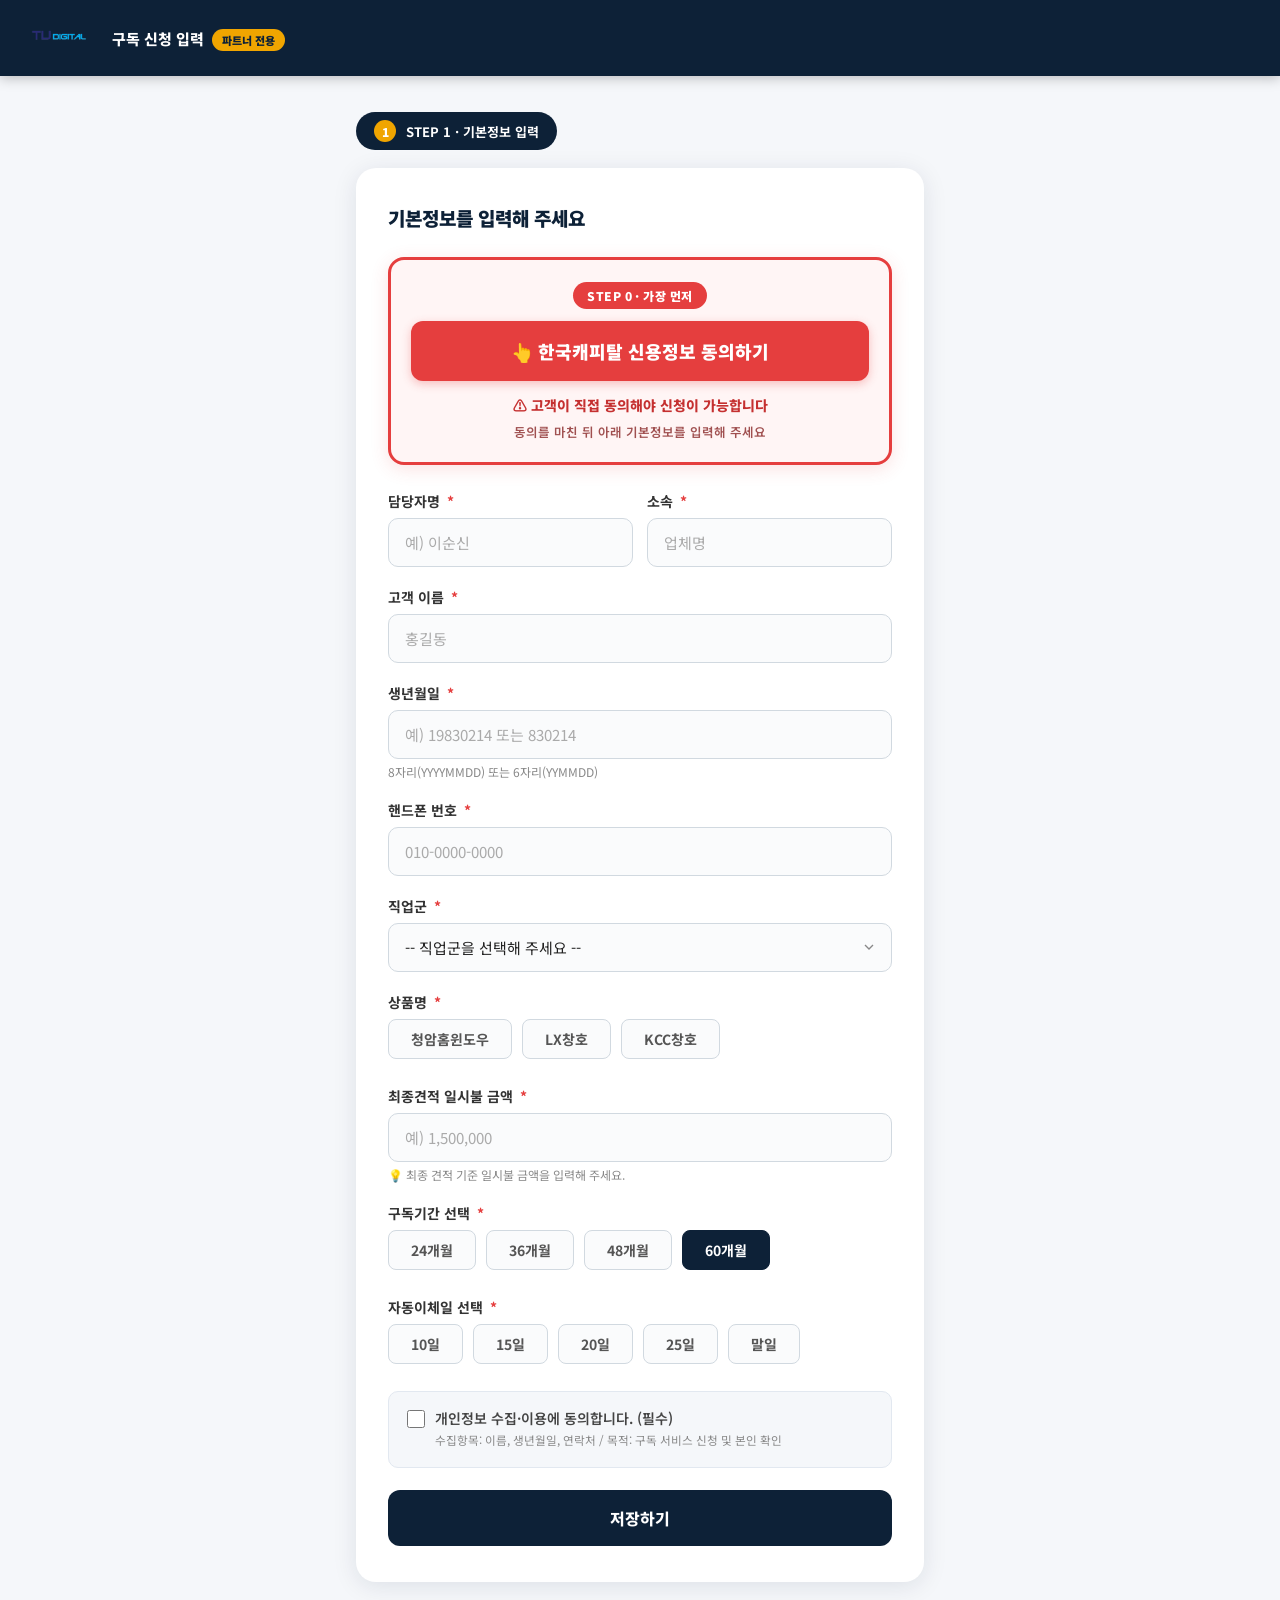
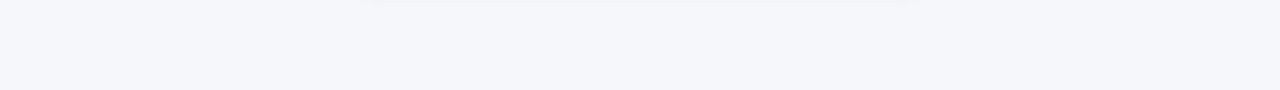
<file: agent.html>
<!DOCTYPE html>
<html lang="ko">
<head>
  <meta charset="UTF-8" />
  <meta name="viewport" content="width=device-width, initial-scale=1.0" />
  <title>구독 신청 | 파트너 전용</title>
  <link rel="preconnect" href="https://fonts.googleapis.com" />
  <link href="https://fonts.googleapis.com/css2?family=Noto+Sans+KR:wght@400;600;700;900&display=swap" rel="stylesheet" />
  <style>
    *, *::before, *::after { box-sizing: border-box; margin: 0; padding: 0; }
    body { font-family: 'Noto Sans KR', sans-serif; background: #f5f7fa; color: #222; -webkit-font-smoothing: antialiased; }

    .agent-header { background: #0d2137; padding: 16px 20px; display: flex; align-items: center; gap: 14px; box-shadow: 0 2px 12px rgba(0,0,0,.25); }
    .agent-header img { height: 44px; }
    .agent-header-title { color: #fff; font-size: 15px; font-weight: 800; }
    .agent-header-badge { background: #f0a500; color: #0d2137; font-size: 11px; font-weight: 900; padding: 3px 10px; border-radius: 20px; margin-left: 4px; }

    .form-section { padding: 36px 0 80px; }
    .form-wrap { max-width: 600px; margin: 0 auto 28px; padding: 0 16px; }

    .step-badge { display: inline-flex; align-items: center; gap: 10px; background: #0d2137; color: #fff; font-size: 13px; font-weight: 700; padding: 8px 18px; border-radius: 24px; margin-bottom: 18px; }
    .step-badge span { background: #f0a500; color: #fff; font-size: 12px; font-weight: 900; width: 22px; height: 22px; border-radius: 50%; display: flex; align-items: center; justify-content: center; flex-shrink: 0; }

    .form-card { background: #fff; border-radius: 20px; padding: 36px 32px; box-shadow: 0 4px 24px rgba(13,33,55,.1); }
    .form-card h2 { font-size: 19px; font-weight: 900; color: #0d2137; margin-bottom: 26px; }

    .agent-info-bar { background: #e8f0fe; border: 1.5px solid #b3caf5; border-radius: 12px; padding: 14px 18px; margin-bottom: 24px; font-size: 14px; font-weight: 600; color: #1a3a5c; display: flex; align-items: center; gap: 10px; }

    .form-group { margin-bottom: 20px; }
    .form-group label { display: block; font-size: 14px; font-weight: 700; color: #333; margin-bottom: 7px; }
    .form-group label .req { color: #e53e3e; margin-left: 3px; }
    .form-input { width: 100%; padding: 13px 16px; border: 1.5px solid #d1d9e0; border-radius: 10px; font-size: 15px; font-family: inherit; color: #222; background: #fafbfc; transition: border-color .15s, box-shadow .15s; outline: none; }
    .form-input:focus { border-color: #0d2137; box-shadow: 0 0 0 3px rgba(13,33,55,.08); background: #fff; }
    .form-input::placeholder { color: #aaa; }
    .form-select {
      width: 100%; padding: 13px 16px;
      border: 1.5px solid #d1d9e0; border-radius: 10px;
      font-size: 15px; font-family: inherit; color: #222;
      background: #fafbfc; outline: none;
      appearance: none; -webkit-appearance: none;
      background-image: url("data:image/svg+xml,%3Csvg xmlns='http://www.w3.org/2000/svg' width='16' height='16' viewBox='0 0 24 24' fill='none' stroke='%23888' stroke-width='2'%3E%3Cpolyline points='6 9 12 15 18 9'/%3E%3C/svg%3E");
      background-repeat: no-repeat; background-position: right 14px center;
      transition: border-color .15s, box-shadow .15s;
    }
    .form-select:focus { border-color: #0d2137; box-shadow: 0 0 0 3px rgba(13,33,55,.08); background-color: #fff; }

    .radio-group { display: flex; flex-wrap: wrap; gap: 10px; }
    .radio-group input[type="radio"], .radio-group input[type="checkbox"] { display: none; }
    .radio-group label { display: inline-flex; align-items: center; justify-content: center; padding: 9px 22px; border: 1.5px solid #d1d9e0; border-radius: 8px; font-size: 14px; font-weight: 700; color: #555; cursor: pointer; transition: all .15s; background: #fafbfc; }
    .radio-group input[type="radio"]:checked + label,
    .radio-group input[type="checkbox"]:checked + label { background: #0d2137; border-color: #0d2137; color: #fff; }
    .radio-group label:hover { border-color: #0d2137; color: #0d2137; }

    .agree-box { background: #f5f7fa; border: 1px solid #e2e8f0; border-radius: 10px; padding: 16px 18px; margin-bottom: 22px; }
    .agree-check { display: flex; align-items: flex-start; gap: 10px; cursor: pointer; }
    .agree-check input[type="checkbox"] { width: 18px; height: 18px; margin-top: 2px; accent-color: #0d2137; flex-shrink: 0; }
    .agree-check span { font-size: 14px; color: #444; line-height: 1.55; font-weight: 600; }

    .customer-summary { background: #f0f4f8; border-radius: 12px; padding: 16px 18px; margin-bottom: 22px; display: grid; grid-template-columns: repeat(auto-fit, minmax(110px, 1fr)); gap: 10px; }
    .summary-item label { display: block; font-size: 11px; font-weight: 700; color: #888; margin-bottom: 4px; }
    .summary-item span { font-size: 14px; font-weight: 700; color: #0d2137; }

    .upload-guide { background: #e8f0fe; border-radius: 10px; padding: 14px 18px; font-size: 14px; color: #1a3a5c; font-weight: 600; margin-bottom: 20px; line-height: 1.6; }
    .upload-guide ul { margin: 8px 0 0 18px; font-size: 13px; font-weight: 400; color: #3a5a8c; }
    .upload-guide ul li { margin-bottom: 3px; }

    .upload-group { margin-bottom: 20px; }
    .upload-group .upload-label { display: block; font-size: 14px; font-weight: 700; color: #333; margin-bottom: 4px; }
    .upload-sub-label { font-size: 12px; color: #888; margin-bottom: 8px; line-height: 1.5; }
    .upload-group input[type="file"] { display: none; }
    .upload-row { display: flex; gap: 10px; align-items: center; }
    .btn-file-upload { display: inline-flex; align-items: center; gap: 6px; padding: 11px 18px; background: #f0f4f8; border: 1.5px solid #d1d9e0; border-radius: 8px; font-size: 14px; font-weight: 700; color: #0d2137; cursor: pointer; transition: background .15s; white-space: nowrap; flex-shrink: 0; }
    .btn-file-upload:hover { background: #e2e8f0; border-color: #0d2137; }
    .file-name-display { flex: 1; font-size: 13px; color: #888; background: #fafbfc; border: 1.5px solid #e2e8f0; border-radius: 8px; padding: 11px 14px; overflow: hidden; text-overflow: ellipsis; white-space: nowrap; }
    .file-name-display.has-file { color: #0d2137; font-weight: 600; border-color: #0d2137; }
    .btn-file-remove { display: none; background: none; border: none; color: #e53e3e; font-size: 18px; cursor: pointer; padding: 4px 6px; flex-shrink: 0; line-height: 1; }
    .btn-file-remove.visible { display: inline-flex; }
    .upload-hint { font-size: 12px; color: #bbb; margin-top: 5px; }

    .btn-save-each { padding: 10px 24px; background: #0d2137; color: #fff; font-size: 14px; font-weight: 700; border: none; border-radius: 8px; cursor: pointer; margin-top: 10px; transition: background .15s; font-family: inherit; display: block; }
    .btn-save-each:hover { background: #1a3a5c; }
    .save-confirm { padding: 12px 14px; background: #e8f5e9; border: 1px solid #a5d6a7; border-radius: 8px; font-size: 14px; font-weight: 600; color: #2e7d32; margin-top: 8px; }

    .btn-next { width: 100%; padding: 16px; background: #0d2137; color: #fff; font-size: 16px; font-weight: 800; border: none; border-radius: 12px; cursor: pointer; transition: background .15s; font-family: inherit; }
    .btn-next:hover { background: #1a3a5c; }
    .btn-submit { width: 100%; padding: 16px; background: #f0a500; color: #fff; font-size: 16px; font-weight: 800; border: none; border-radius: 12px; cursor: pointer; transition: background .15s; font-family: inherit; }
    .btn-submit:hover { background: #d4920a; }
    .btn-back { width: 100%; padding: 14px; background: #fff; color: #0d2137; font-size: 15px; font-weight: 700; border: 1.5px solid #d1d9e0; border-radius: 12px; cursor: pointer; font-family: inherit; margin-bottom: 10px; }
    .btn-back:hover { background: #f5f7fa; }

    .complete-card { background: #fff; border-radius: 20px; padding: 56px 32px; box-shadow: 0 4px 24px rgba(13,33,55,.1); text-align: center; }
    .complete-icon { font-size: 60px; margin-bottom: 20px; }
    .complete-card h2 { font-size: 24px; font-weight: 900; color: #0d2137; margin-bottom: 12px; }
    .complete-card p { font-size: 15px; color: #666; line-height: 1.7; margin-bottom: 32px; }
    .btn-new { display: inline-block; background: #f0a500; color: #fff; font-size: 15px; font-weight: 800; padding: 14px 36px; border-radius: 10px; cursor: pointer; border: none; font-family: inherit; margin-bottom: 12px; width: 100%; }
    .btn-new:hover { background: #d4920a; }

    /* 신용정보 동의 — 가장 먼저 눈에 들어와야 하는 단계라 크고 붉게 강조한다 */
    .consent-notice-box {
      background: #fff5f5;
      border: 3px solid #e53e3e;
      border-radius: 16px;
      padding: 22px 20px 20px;
      margin-bottom: 26px;
      text-align: center;
      box-shadow: 0 4px 18px rgba(229,62,62,.15);
    }
    .consent-step {
      display: inline-block;
      background: #e53e3e; color: #fff;
      font-size: 12px; font-weight: 900;
      padding: 5px 14px; border-radius: 20px;
      letter-spacing: .04em; margin-bottom: 12px;
    }
    .consent-notice-box a.consent-btn {
      display: flex; align-items: center; justify-content: center; gap: 9px;
      width: 100%; padding: 18px 16px;
      background: #e53e3e; color: #fff;
      font-size: 18px; font-weight: 900; line-height: 1.35;
      border-radius: 12px; text-decoration: none;
      box-shadow: 0 3px 10px rgba(229,62,62,.3);
      transition: background .15s, transform .15s;
    }
    .consent-notice-box a.consent-btn:hover { background: #c53030; transform: translateY(-1px); }
    .consent-notice-box .consent-sub {
      font-size: 14px; color: #c53030; margin-top: 13px;
      font-weight: 800; line-height: 1.6;
    }
    .consent-notice-box .consent-sub small {
      display: block; font-size: 12.5px; color: #a05050;
      font-weight: 600; margin-top: 5px;
    }
    @media (max-width: 420px) {
      .consent-notice-box a.consent-btn { font-size: 16px; padding: 16px 12px; }
    }

    .hidden { display: none !important; }
    @keyframes spin { to { transform: rotate(360deg); } }
    .spinner { width: 20px; height: 20px; border: 3px solid #e2e8f0; border-top-color: #f0a500; border-radius: 50%; animation: spin .7s linear infinite; display: inline-block; vertical-align: middle; margin-right: 8px; }

    @media (max-width: 640px) {
      .form-card { padding: 24px 18px; }
      .radio-group label { padding: 8px 14px; font-size: 13px; }
      .agent-header img { height: 36px; }
      .agent-name-grid { grid-template-columns: 1fr !important; }
    }
  </style>
  <script src="dev-mock.js"></script>
</head>
<body>

<header class="agent-header">
  <img src="static/logo.png" alt="티유디지털" onerror="this.style.display='none'" />
  <div>
    <span class="agent-header-title">구독 신청 입력</span>
    <span class="agent-header-badge">파트너 전용</span>
  </div>
</header>

<section class="form-section">

  <!-- STEP 1: 기본정보 -->
  <div class="form-wrap" id="section-step1">
    <div class="step-badge"><span>1</span> STEP 1 · 기본정보 입력</div>
    <div class="form-card">
      <h2>기본정보를 입력해 주세요</h2>

      <div class="consent-notice-box">
        <span class="consent-step">STEP 0 · 가장 먼저</span>
        <a class="consent-btn" href="https://m.hankookcapital.co.kr/ib20/mnu/HKMUCR010101" target="_blank" rel="noopener">
          👆 한국캐피탈 신용정보 동의하기
        </a>
        <div class="consent-sub">
          ⚠ 고객이 직접 동의해야 신청이 가능합니다
          <small>동의를 마친 뒤 아래 기본정보를 입력해 주세요</small>
        </div>
      </div>

      <div class="agent-name-grid" style="display:grid;grid-template-columns:1fr 1fr;gap:14px;">
        <div class="form-group" style="margin-bottom:0;">
          <label for="agent-name">담당자명 <span class="req">*</span></label>
          <input type="text" id="agent-name" class="form-input" placeholder="예) 이순신" />
        </div>
        <div class="form-group" style="margin-bottom:0;">
          <label for="agent-org">소속 <span class="req">*</span></label>
          <input type="text" id="agent-org" class="form-input" placeholder="업체명" />
        </div>
      </div>
      <div style="margin-bottom:20px;"></div>

      <div class="form-group">
        <label for="name">고객 이름 <span class="req">*</span></label>
        <input type="text" id="name" class="form-input" placeholder="홍길동" />
      </div>
      <div class="form-group">
        <label for="birth">생년월일 <span class="req">*</span></label>
        <input type="text" id="birth" class="form-input" placeholder="예) 19830214 또는 830214" maxlength="8" inputmode="numeric" oninput="this.value=this.value.replace(/\D/g,'')" />
        <small style="color:#888;font-size:12px;margin-top:4px;display:block;">8자리(YYYYMMDD) 또는 6자리(YYMMDD)</small>
      </div>
      <div class="form-group">
        <label for="phone">핸드폰 번호 <span class="req">*</span></label>
        <input type="tel" id="phone" class="form-input" placeholder="010-0000-0000" />
      </div>
      <div class="form-group">
        <label for="job-type">직업군 <span class="req">*</span></label>
        <select id="job-type" class="form-select">
          <option value="">-- 직업군을 선택해 주세요 --</option>
          <option>건설관련직</option>
          <option>기계관련직</option>
          <option>재료관련직</option>
          <option>전기·전자관련직</option>
          <option>정보통신관련직</option>
          <option>화학관련직</option>
          <option>환경·인쇄·목재·가구·공예및생산단순직</option>
          <option>경영·회계·사무관련직</option>
          <option>금융·보험관련직</option>
          <option>관리직</option>
          <option>군인</option>
          <option>농림어업관련직</option>
          <option>교육및자연과학·사회과학연구관련직</option>
          <option>문화·예술·디자인·방송관련직</option>
          <option>법률·경찰·소방·교도관련직</option>
          <option>보건·의료관련직</option>
          <option>사회복지및종교관련직</option>
          <option>경비및청소관련직</option>
          <option>미용·숙박·여행·오락·스포츠관련직</option>
          <option>영업및판매관련직</option>
          <option>운전및운송관련직</option>
          <option>음식서비스관련직</option>
          <option>주부</option>
          <option>무직</option>
        </select>
      </div>
      <div class="form-group">
        <label>상품명 <span class="req">*</span></label>
        <div class="radio-group">
          <input type="radio" name="product" id="prod-changhome" value="청암홈윈도우" /><label for="prod-changhome">청암홈윈도우</label>
          <input type="radio" name="product" id="prod-lx" value="LX창호" /><label for="prod-lx">LX창호</label>
          <input type="radio" name="product" id="prod-kcc" value="KCC창호" /><label for="prod-kcc">KCC창호</label>
        </div>
      </div>
      <div class="form-group">
        <label for="amount">최종견적 일시불 금액 <span class="req">*</span></label>
        <input type="text" id="amount" class="form-input" placeholder="예) 1,500,000" inputmode="numeric" oninput="this.value=this.value.replace(/[^0-9,]/g,'')" />
        <small style="color:#888;font-size:12px;margin-top:4px;display:block;">💡 최종 견적 기준 일시불 금액을 입력해 주세요.</small>
      </div>
      <div class="form-group">
        <label>구독기간 선택 <span class="req">*</span></label>
        <div class="radio-group">
          <input type="radio" name="period" id="p24" value="24개월" /><label for="p24">24개월</label>
          <input type="radio" name="period" id="p36" value="36개월" /><label for="p36">36개월</label>
          <input type="radio" name="period" id="p48" value="48개월" /><label for="p48">48개월</label>
          <input type="radio" name="period" id="p60" value="60개월" checked /><label for="p60">60개월</label>
        </div>
      </div>
      <div class="form-group">
        <label>자동이체일 선택 <span class="req">*</span></label>
        <div class="radio-group">
          <input type="radio" name="debit" id="d10" value="10일" /><label for="d10">10일</label>
          <input type="radio" name="debit" id="d15" value="15일" /><label for="d15">15일</label>
          <input type="radio" name="debit" id="d20" value="20일" /><label for="d20">20일</label>
          <input type="radio" name="debit" id="d25" value="25일" /><label for="d25">25일</label>
          <input type="radio" name="debit" id="dlast" value="말일" /><label for="dlast">말일</label>
        </div>
      </div>
      <div class="agree-box">
        <label class="agree-check">
          <input type="checkbox" id="agreePrivacy" />
          <span>개인정보 수집·이용에 동의합니다. (필수)<br><small style="font-weight:400;color:#888;">수집항목: 이름, 생년월일, 연락처 / 목적: 구독 서비스 신청 및 본인 확인</small></span>
        </label>
      </div>

      <div id="save-success" class="hidden" style="background:#e8f5e9;border:1px solid #a5d6a7;border-radius:10px;padding:14px 18px;margin-bottom:16px;font-size:14px;color:#2e7d32;font-weight:600;line-height:1.6;">
        ✅ 기본정보가 저장되었습니다.<br><small style="font-weight:400;color:#388e3c;">아래 버튼을 누르면 서류 업로드 화면으로 이동합니다.</small>
      </div>
      <button class="btn-next" id="btn-save" onclick="saveStep1()">저장하기</button>
      <button class="btn-submit hidden" id="btn-goto-step2" onclick="goToStep2()" style="margin-top:10px;">📤 서류 업로드하러 가기</button>
      <button class="btn-back hidden" id="btn-copy-link" onclick="copyUploadLink()" style="margin-top:10px;">🔗 링크 복사해서 전달하기</button>
    </div>
  </div>

  <!-- STEP 2: 서류 업로드 -->
  <div class="form-wrap hidden" id="section-step2">
    <div class="step-badge"><span>2</span> STEP 2 · 서류 업로드</div>
    <div class="form-card">
      <h2>서류를 업로드해 주세요</h2>

      <div class="customer-summary">
        <div class="summary-item"><label>담당자</label><span id="s2-agent">-</span></div>
        <div class="summary-item"><label>이름</label><span id="s2-name">-</span></div>
        <div class="summary-item"><label>생년월일</label><span id="s2-birth">-</span></div>
        <div class="summary-item"><label>연락처</label><span id="s2-phone">-</span></div>
        <div class="summary-item"><label>상품명</label><span id="s2-product">-</span></div>
        <div class="summary-item"><label>일시불 금액</label><span id="s2-amount">-</span></div>
        <div class="summary-item"><label>구독기간</label><span id="s2-period">-</span></div>
        <div class="summary-item"><label>자동이체일</label><span id="s2-debit">-</span></div>
      </div>

      <!-- 서류는 전용 업로드 화면(upload.html)에서 처리한다.
           직업군·소유형태·서류 검증이 모두 그쪽에 있으므로 여기서 중복 구현하지 않는다. -->
      <div class="upload-guide">
        📎 서류는 <b>업로드 화면</b>에서 진행합니다. 주택 소유형태에 따라 4~5종이 필요합니다.
        <ul>
          <li>등기부등본 또는 매매계약서</li>
          <li>신분증 사본 (앞면)</li>
          <li>통장 사본 (자동이체 출금 계좌)</li>
          <li>견적서</li>
        </ul>
        <p style="margin-top:10px;padding:10px 12px;background:#fff8e6;border-radius:8px;font-size:13px;color:#8a5a00;line-height:1.6;">
          ※ 가족 명의 거주주택이면 <b>가족관계증명서</b>가 추가로 필요합니다.<br>&nbsp;&nbsp;&nbsp;등기부등본이 없는 <b>이사 예정</b>인 경우에는 매매계약서를 제출합니다.
        </p>
      </div>

      <button class="btn-submit" id="btn-open-upload" onclick="openUploadPage()">📤 서류 업로드 화면 열기</button>
      <button class="btn-back" id="btn-copy-link" onclick="copyUploadLink()" style="margin-top:12px;">🔗 고객에게 링크 전송 (복사)</button>
      <button class="btn-back" onclick="backToStep1()" style="margin-top:12px;">← 이전으로</button>
    </div>
  </div>

  <!-- 완료 -->
  <div class="form-wrap hidden" id="section-complete">
    <div class="complete-card">
      <div class="complete-icon">✅</div>
      <h2>제출 완료!</h2>
      <p id="complete-msg">서류 제출이 완료되었습니다.<br>담당자가 검토 후 연락드리겠습니다.</p>
      <button class="btn-new" onclick="resetAll()">새 고객 신청하기 →</button>
    </div>
  </div>

</section>

<script>
  const SCRIPT_URL = 'https://script.google.com/macros/s/AKfycbx8r98-UEjobxalpyqk-sVDpJCTBhN-8Yr99wt6ikW2ybeWEcfdOQBfBI-LEIcMeSIO/exec';
  let pendingCustomer = null;
  let savedAgentName = '';

  function apiPost(payload) {
    fetch(SCRIPT_URL, {
      method: 'POST',
      mode: 'no-cors',
      body: JSON.stringify(payload)
    }).catch(e => console.error('전송 오류:', e));
  }

  /* STEP 1 저장하기 */
  /* 업체별 전용 신청 링크 — agent.html?org=청암홈윈도우
     링크에 업체가 들어오면 소속을 고정한다. 없으면 기존처럼 직접 입력. */
  function urlOrg() {
    return (new URLSearchParams(location.search).get('org') || '').trim();
  }

  function applyOrgFromUrl() {
    const org = urlOrg();
    const el  = document.getElementById('agent-org');
    if (!org || !el) return;
    el.value = org;
    el.readOnly = true;
    el.style.background = '#eef2f7';
    el.style.color = '#555';
    el.title = '전용 신청 링크로 지정된 업체입니다';
  }

  function saveStep1() {
    const agentName = document.getElementById('agent-name').value.trim();
    const agentOrg  = document.getElementById('agent-org').value.trim();
    const name   = document.getElementById('name').value.trim();
    const birth  = document.getElementById('birth').value.replace(/\D/g,'');
    const phone  = document.getElementById('phone').value.trim();
    const jobType = document.getElementById('job-type').value;
    const amount = document.getElementById('amount').value.trim();
    const periodEl = document.querySelector('input[name="period"]:checked');
    const debitEl  = document.querySelector('input[name="debit"]:checked');
    const agreed   = document.getElementById('agreePrivacy').checked;

    const productEl = document.querySelector('input[name="product"]:checked');
    const product = productEl ? productEl.value : '';

    if (!agentName){ alert('담당자명을 입력해 주세요.'); document.getElementById('agent-name').focus(); return; }
    if (!agentOrg) { alert('소속을 입력해 주세요.'); document.getElementById('agent-org').focus(); return; }
    if (!name)    { alert('고객 이름을 입력해 주세요.'); document.getElementById('name').focus(); return; }
    if (birth.length !== 6 && birth.length !== 8) { alert('생년월일을 6자리 또는 8자리로 입력해 주세요.'); document.getElementById('birth').focus(); return; }
    if (!phone)   { alert('핸드폰 번호를 입력해 주세요.'); document.getElementById('phone').focus(); return; }
    if (!jobType) { alert('직업군을 선택해 주세요.'); document.getElementById('job-type').focus(); return; }
    if (!product) { alert('상품명을 선택해 주세요.'); return; }
    if (!amount)  { alert('최종견적 일시불 금액을 입력해 주세요.'); document.getElementById('amount').focus(); return; }
    if (!periodEl) { alert('구독기간을 선택해 주세요.'); return; }
    if (!debitEl)  { alert('자동이체일을 선택해 주세요.'); return; }
    if (!agreed)   { alert('개인정보 수집·이용 동의가 필요합니다.'); return; }

    savedAgentName = agentName + '/' + agentOrg;

    pendingCustomer = {
      id: Date.now(), name, birth, phone,
      product, amount,
      period: periodEl.value,
      debit: debitEl.value,
      status: '신용조회중', confirmed: false,
      agentName: agentName, agentOrg: agentOrg,
      createdAt: new Date().toLocaleString('ko-KR') + ' [' + agentName + '/' + agentOrg + ']',
      docs: { jobType }
    };

    apiPost({ action: 'save', customer: pendingCustomer });

    const btn = document.getElementById('btn-save');
    btn.disabled = true;
    btn.textContent = '저장완료 ✓';
    btn.style.background = '#888';
    document.getElementById('save-success').classList.remove('hidden');
    document.getElementById('btn-goto-step2').classList.remove('hidden');
    document.getElementById('btn-copy-link').classList.remove('hidden');
  }

  function goToStep2() {
    if (!pendingCustomer) { alert('먼저 기본정보를 저장해 주세요.'); return; }
    // 중간 안내 화면을 거치지 않고 서류 업로드 페이지로 바로 이동한다
    location.href = uploadPageUrl();
  }

  function backToStep1() {
    document.getElementById('section-step2').classList.add('hidden');
    document.getElementById('section-step1').classList.remove('hidden');
    window.scrollTo({ top: 0, behavior: 'smooth' });
  }

  /* ── 서류 업로드 화면(upload.html)으로 넘기기 ──────────────
     이 페이지에서 직접 업로드하지 않는다. 예전 구현은 파일을 서버로
     보내지 않고 파일명 문자열만 저장해 서류가 유실됐다. */
  /* 로컬(127.0.0.1)에서는 같은 서버를, 운영에서는 실제 도메인을 쓴다.
     하드코딩하면 로컬 테스트 중에도 운영 서버로 튄다. */
  function uploadBaseUrl() {
    var h = location.hostname;
    if (h === 'localhost' || h === '127.0.0.1') return location.origin;
    // 파일을 직접 열었을 때(file://)는 같은 폴더를 기준으로 삼는다
    if (location.protocol === 'file:') return location.href.replace(/[^/]*$/, '').replace(/\/$/, '');
    return 'https://www.tudigital.co.kr';
  }

  function uploadPageUrl() {
    return uploadBaseUrl() + '/upload.html?id=' + pendingCustomer.id
         + '&agent=' + encodeURIComponent(savedAgentName);
  }

  function openUploadPage() {
    if (!pendingCustomer) { alert('먼저 기본정보를 저장해 주세요.'); return; }
    window.open(uploadPageUrl(), '_blank');
    showHandoffComplete();
  }

  function copyUploadLink() {
    if (!pendingCustomer) { alert('먼저 기본정보를 저장해 주세요.'); return; }
    const url = uploadPageUrl();
    const done = () => {
      const btn = document.getElementById('btn-copy-link');
      const old = btn.textContent;
      btn.textContent = '✅ 링크 복사됨 — 고객에게 전달해 주세요';
      setTimeout(() => { btn.textContent = old; }, 2500);
    };
    if (navigator.clipboard && navigator.clipboard.writeText) {
      navigator.clipboard.writeText(url).then(done)
        .catch(() => prompt('아래 링크를 복사해 고객에게 전달해 주세요:', url));
    } else {
      prompt('아래 링크를 복사해 고객에게 전달해 주세요:', url);
    }
  }

  function showHandoffComplete() {
    document.getElementById('complete-msg').innerHTML =
      '<strong>' + pendingCustomer.name + '</strong> 고객 기본정보가 접수되었습니다.<br>'
      + '새 창에서 서류 업로드를 마쳐 주세요.';
    document.getElementById('section-step2').classList.add('hidden');
    document.getElementById('section-complete').classList.remove('hidden');
    window.scrollTo({ top: 0, behavior: 'smooth' });
  }

  /* 새 고객 신청 — 담당자명은 유지 */
  function resetAll() {
    const agentName = savedAgentName;
    pendingCustomer = null;

    const parts = agentName.split('/');
    document.getElementById('agent-name').value = parts[0] || agentName;
    document.getElementById('agent-org').value  = parts.slice(1).join('/') || '';
    document.getElementById('name').value = '';
    document.getElementById('birth').value = '';
    document.getElementById('phone').value = '';
    document.getElementById('amount').value = '';
    document.querySelectorAll('input[name="product"]').forEach(r => r.checked = false);
    document.querySelectorAll('input[name="period"]').forEach(r => r.checked = false);
    document.getElementById('p60').checked = true;
    document.querySelectorAll('input[name="debit"]').forEach(r => r.checked = false);
    document.getElementById('agreePrivacy').checked = false;
    document.getElementById('save-success').classList.add('hidden');
    document.getElementById('btn-goto-step2').classList.add('hidden');
    document.getElementById('btn-copy-link').classList.add('hidden');
    const btn = document.getElementById('btn-save');
    btn.disabled = false;
    btn.textContent = '저장하기';
    btn.style.background = '';

    document.getElementById('section-complete').classList.add('hidden');
    document.getElementById('section-step1').classList.remove('hidden');
    window.scrollTo({ top: 0, behavior: 'smooth' });
  }
  applyOrgFromUrl();   // 전용 링크로 들어온 경우 소속 고정
</script>
</body>
</html>
</file>
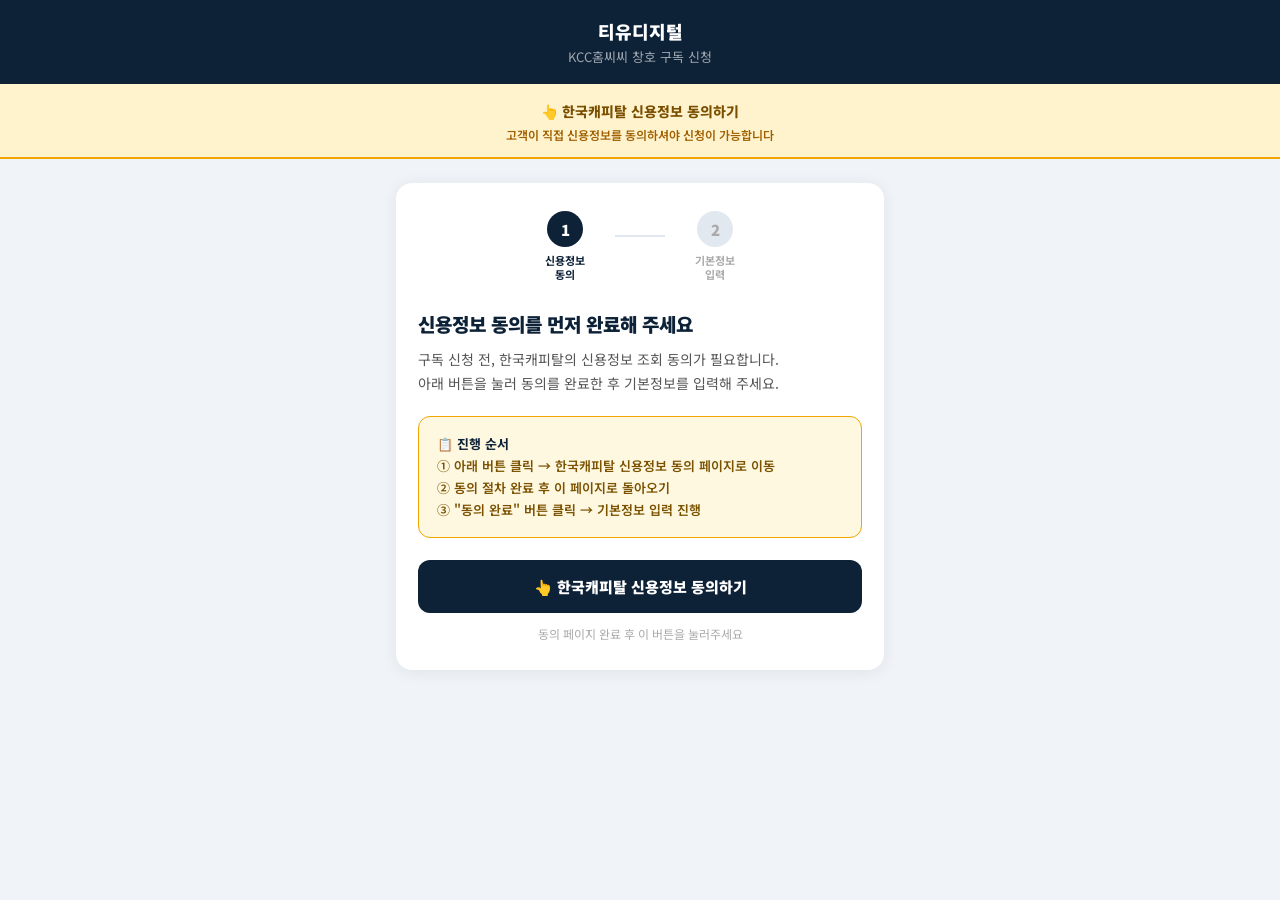
<file: apply.html>
<!-- Created: 2026-07-01 -->
<!DOCTYPE html>
<html lang="ko">
<head>
  <meta charset="UTF-8" />
  <meta name="viewport" content="width=device-width, initial-scale=1.0" />
  <title>구독 신청 | 티유디지털</title>
  <link rel="preconnect" href="https://fonts.googleapis.com" />
  <link href="https://fonts.googleapis.com/css2?family=Noto+Sans+KR:wght@400;600;700;900&display=swap" rel="stylesheet" />
  <style>
    *, *::before, *::after { box-sizing: border-box; margin: 0; padding: 0; }
    body { font-family: 'Noto Sans KR', sans-serif; background: #f0f4f8; color: #222; min-height: 100vh; }

    .top-bar { background: #0d2137; padding: 18px 20px; text-align: center; }
    .top-bar .logo { color: #fff; font-size: 18px; font-weight: 900; }
    .top-bar .sub { color: rgba(255,255,255,.6); font-size: 13px; margin-top: 3px; }

    .consent-banner { background: #fff3cd; border-bottom: 2px solid #f0a500; padding: 14px 20px; text-align: center; }
    .consent-banner a { display: inline-flex; align-items: center; gap: 8px; font-size: 14px; font-weight: 800; color: #7a4f00; text-decoration: none; }
    .consent-banner a:hover { color: #0d2137; text-decoration: underline; }
    .consent-banner .banner-sub { font-size: 12px; color: #a06000; margin-top: 4px; font-weight: 600; }

    .wrap { max-width: 520px; margin: 0 auto; padding: 24px 16px 60px; }
    .card { background: #fff; border-radius: 16px; padding: 28px 22px; box-shadow: 0 2px 16px rgba(13,33,55,.08); }

    /* 스텝 인디케이터 */
    .step-indicator { display: flex; align-items: center; justify-content: center; margin-bottom: 28px; }
    .step-item { display: flex; flex-direction: column; align-items: center; gap: 6px; flex: 1; max-width: 100px; }
    .step-circle { width: 36px; height: 36px; border-radius: 50%; display: flex; align-items: center; justify-content: center; font-size: 15px; font-weight: 900; }
    .step-circle.active  { background: #0d2137; color: #fff; }
    .step-circle.done    { background: #22c55e; color: #fff; }
    .step-circle.pending { background: #e2e8f0; color: #aaa; }
    .step-label { font-size: 11px; font-weight: 700; color: #aaa; text-align: center; line-height: 1.3; }
    .step-label.active { color: #0d2137; }
    .step-line { flex: 1; height: 2px; background: #e2e8f0; margin-bottom: 20px; max-width: 50px; }
    .step-line.done { background: #22c55e; }

    /* 신용동의 */
    .section-title { font-size: 19px; font-weight: 900; color: #0d2137; margin-bottom: 10px; }
    .section-desc  { font-size: 14px; color: #555; line-height: 1.75; margin-bottom: 20px; }
    .notice-box { background: #fff8e1; border: 1.5px solid #f0a500; border-radius: 12px; padding: 16px 18px; margin-bottom: 22px; }
    .notice-box p { font-size: 13px; color: #7a5200; font-weight: 600; line-height: 1.7; }
    .notice-box p strong { color: #0d2137; }

    .btn-link { display: flex; align-items: center; justify-content: center; gap: 8px; width: 100%; padding: 16px; background: #0d2137; color: #fff; font-size: 15px; font-weight: 900; border: none; border-radius: 12px; cursor: pointer; font-family: inherit; text-decoration: none; transition: background .15s; margin-bottom: 12px; }
    .btn-link:hover { background: #1a3a5c; }
    .btn-consent-done { width: 100%; padding: 15px; background: #22c55e; color: #fff; font-size: 15px; font-weight: 900; border: none; border-radius: 12px; cursor: pointer; font-family: inherit; transition: background .15s; display: none; }
    .btn-consent-done:hover { background: #16a34a; }
    .btn-consent-done.visible { display: block; }
    .hint-text { font-size: 12px; color: #aaa; text-align: center; margin-top: 10px; }

    /* 기본정보 폼 */
    .form-group { margin-bottom: 18px; }
    .form-label { display: block; font-size: 14px; font-weight: 700; color: #333; margin-bottom: 7px; }
    .form-label .req { color: #e53e3e; margin-left: 3px; }
    .form-input, .form-select {
      width: 100%; padding: 13px 14px;
      border: 1.5px solid #d1d9e0; border-radius: 10px;
      font-size: 14px; font-family: inherit; color: #222;
      background: #fafbfc; outline: none;
      transition: border-color .15s, box-shadow .15s;
    }
    .form-input:focus, .form-select:focus {
      border-color: #0d2137; box-shadow: 0 0 0 3px rgba(13,33,55,.08); background: #fff;
    }
    .form-input::placeholder { color: #bbb; }
    .form-select {
      appearance: none; -webkit-appearance: none;
      background-image: url("data:image/svg+xml,%3Csvg xmlns='http://www.w3.org/2000/svg' width='16' height='16' viewBox='0 0 24 24' fill='none' stroke='%23888' stroke-width='2'%3E%3Cpolyline points='6 9 12 15 18 9'/%3E%3C/svg%3E");
      background-repeat: no-repeat; background-position: right 12px center; background-color: #fafbfc;
    }
    .form-row { display: grid; grid-template-columns: 1fr 1fr; gap: 12px; }
    .form-hint { font-size: 12px; color: #aaa; margin-top: 5px; }

    .divider { height: 1px; background: #f0f4f8; margin: 22px 0; }

    .btn-submit { width: 100%; padding: 16px; background: #f0a500; color: #fff; font-size: 16px; font-weight: 900; border: none; border-radius: 12px; cursor: pointer; font-family: inherit; transition: background .15s; }
    .btn-submit:hover:not(:disabled) { background: #d4920a; }
    .btn-submit:disabled { background: #d1d9e0; color: #aaa; cursor: not-allowed; }

    /* 완료 */
    .complete-card { background: #fff; border-radius: 20px; padding: 52px 28px; text-align: center; box-shadow: 0 4px 24px rgba(13,33,55,.1); }
    .complete-icon  { font-size: 60px; margin-bottom: 18px; }
    .complete-title { font-size: 22px; font-weight: 900; color: #0d2137; margin-bottom: 10px; }
    .complete-sub   { font-size: 14px; color: #666; line-height: 1.85; }
    .complete-notice { margin-top: 24px; padding: 16px 18px; background: #e8f0fe; border-radius: 12px; font-size: 13px; color: #1a3a5c; font-weight: 600; line-height: 1.6; }
    .complete-contact { margin-top: 14px; padding: 14px 18px; background: #f0f4f8; border-radius: 10px; font-size: 14px; color: #555; font-weight: 600; }

    @keyframes spin { to { transform: rotate(360deg); } }
    .spinner { width: 18px; height: 18px; border: 3px solid rgba(255,255,255,.4); border-top-color: #fff; border-radius: 50%; animation: spin .7s linear infinite; display: inline-block; vertical-align: middle; margin-right: 6px; }
    .hidden { display: none !important; }
  </style>
  <script src="dev-mock.js"></script>
</head>
<body>

<div class="top-bar">
  <div class="logo">티유디지털</div>
  <div class="sub">KCC홈씨씨 창호 구독 신청</div>
</div>

<div class="consent-banner">
  <a href="https://m.hankookcapital.co.kr/ib20/mnu/HKMUCR010101" target="_blank">
    👆 한국캐피탈 신용정보 동의하기
  </a>
  <div class="banner-sub">고객이 직접 신용정보를 동의하셔야 신청이 가능합니다</div>
</div>

<div class="wrap">

  <!-- STEP 1: 신용정보 동의 -->
  <div id="s-consent">
    <div class="card">

      <div class="step-indicator">
        <div class="step-item">
          <div class="step-circle active">1</div>
          <div class="step-label active">신용정보<br>동의</div>
        </div>
        <div class="step-line"></div>
        <div class="step-item">
          <div class="step-circle pending">2</div>
          <div class="step-label">기본정보<br>입력</div>
        </div>
      </div>

      <div class="section-title">신용정보 동의를 먼저 완료해 주세요</div>
      <div class="section-desc">
        구독 신청 전, 한국캐피탈의 신용정보 조회 동의가 필요합니다.<br>
        아래 버튼을 눌러 동의를 완료한 후 기본정보를 입력해 주세요.
      </div>

      <div class="notice-box">
        <p>
          <strong>📋 진행 순서</strong><br>
          ① 아래 버튼 클릭 → 한국캐피탈 신용정보 동의 페이지로 이동<br>
          ② 동의 절차 완료 후 이 페이지로 돌아오기<br>
          ③ "동의 완료" 버튼 클릭 → 기본정보 입력 진행
        </p>
      </div>

      <a href="https://m.hankookcapital.co.kr/ib20/mnu/HKMUCR010101"
         target="_blank"
         class="btn-link"
         onclick="onConsentClick()">
        👆 한국캐피탈 신용정보 동의하기
      </a>

      <button class="btn-consent-done" id="btn-consent-done" onclick="show('form')">
        ✅ 동의 완료 → 기본정보 입력하기
      </button>

      <p class="hint-text">동의 페이지 완료 후 이 버튼을 눌러주세요</p>

    </div>
  </div>

  <!-- STEP 2: 기본정보 입력 -->
  <div id="s-form" class="hidden">
    <div class="card">

      <div class="step-indicator">
        <div class="step-item">
          <div class="step-circle done">✓</div>
          <div class="step-label">신용정보<br>동의</div>
        </div>
        <div class="step-line done"></div>
        <div class="step-item">
          <div class="step-circle active">2</div>
          <div class="step-label active">기본정보<br>입력</div>
        </div>
      </div>

      <div class="section-title">기본정보를 입력해 주세요</div>

      <!-- 이름 / 생년월일 -->
      <div class="form-row">
        <div class="form-group">
          <label class="form-label">이름 <span class="req">*</span></label>
          <input type="text" id="f-name" class="form-input" placeholder="홍길동" />
        </div>
        <div class="form-group">
          <label class="form-label">생년월일 <span class="req">*</span></label>
          <input type="text" id="f-birth" class="form-input" placeholder="19901015" maxlength="8" />
        </div>
      </div>

      <!-- 연락처 -->
      <div class="form-group">
        <label class="form-label">연락처 <span class="req">*</span></label>
        <input type="tel" id="f-phone" class="form-input" placeholder="010-1234-5678" />
      </div>

      <!-- 직업군 -->
      <div class="form-group">
        <label class="form-label">직업군 <span class="req">*</span></label>
        <select id="f-job" class="form-select">
          <option value="">-- 직업군을 선택해 주세요 --</option>
          <option value="건설관련직">건설관련직</option>
          <option value="기계관련직">기계관련직</option>
          <option value="재료관련직">재료관련직</option>
          <option value="전기·전자관련직">전기·전자관련직</option>
          <option value="정보통신관련직">정보통신관련직</option>
          <option value="화학관련직">화학관련직</option>
          <option value="환경·인쇄·목재·가구·공예및생산단순직">환경·인쇄·목재·가구·공예및생산단순직</option>
          <option value="경영·회계·사무관련직">경영·회계·사무관련직</option>
          <option value="금융·보험관련직">금융·보험관련직</option>
          <option value="관리직">관리직</option>
          <option value="군인">군인</option>
          <option value="농림어업관련직">농림어업관련직</option>
          <option value="교육및자연과학·사회과학연구관련직">교육및자연과학·사회과학연구관련직</option>
          <option value="문화·예술·디자인·방송관련직">문화·예술·디자인·방송관련직</option>
          <option value="법률·경찰·소방·교도관련직">법률·경찰·소방·교도관련직</option>
          <option value="보건·의료관련직">보건·의료관련직</option>
          <option value="사회복지및종교관련직">사회복지및종교관련직</option>
          <option value="경비및청소관련직">경비및청소관련직</option>
          <option value="미용·숙박·여행·오락·스포츠관련직">미용·숙박·여행·오락·스포츠관련직</option>
          <option value="영업및판매관련직">영업및판매관련직</option>
          <option value="운전및운송관련직">운전및운송관련직</option>
          <option value="음식서비스관련직">음식서비스관련직</option>
          <option value="주부">주부</option>
          <option value="무직">무직</option>
        </select>
      </div>

      <div class="divider"></div>

      <!-- 상품명 / 최종견적 일시불 금액 -->
      <div class="form-row">
        <div class="form-group">
          <label class="form-label">상품명</label>
          <select id="f-product" class="form-select">
            <option value="KCC 창호 구독">KCC 창호 구독</option>
            <option value="LG 가전 구독">LG 가전 구독</option>
            <option value="기타">기타</option>
          </select>
        </div>
        <div class="form-group">
          <label class="form-label">최종견적 일시불 금액</label>
          <input type="number" id="f-amount" class="form-input" placeholder="1500000" />
          <p class="form-hint">최종 견적 기준 일시불 금액 (원)</p>
        </div>
      </div>

      <!-- 구독기간 / 자동이체일 -->
      <div class="form-row">
        <div class="form-group">
          <label class="form-label">구독기간 <span class="req">*</span></label>
          <select id="f-period" class="form-select">
            <option value="">선택</option>
            <option value="36개월">36개월</option>
            <option value="48개월">48개월</option>
            <option value="60개월">60개월</option>
          </select>
        </div>
        <div class="form-group">
          <label class="form-label">자동이체일 <span class="req">*</span></label>
          <select id="f-debit" class="form-select">
            <option value="">선택</option>
            <option value="5일">5일</option>
            <option value="10일">10일</option>
            <option value="15일">15일</option>
            <option value="20일">20일</option>
            <option value="25일">25일</option>
          </select>
        </div>
      </div>

      <div class="divider"></div>

      <button class="btn-submit" id="btn-submit" onclick="submitApply()">
        신청서 제출하기 →
      </button>

    </div>
  </div>

  <!-- 완료 -->
  <div id="s-complete" class="hidden">
    <div class="complete-card">
      <div class="complete-icon">✅</div>
      <div class="complete-title">신청이 완료됐습니다!</div>
      <div class="complete-sub">
        기본정보가 성공적으로 접수되었습니다.<br>
        담당자가 검토 후 서류 업로드 링크를 보내드립니다.
      </div>
      <div class="complete-notice">
        📋 다음 단계<br>
        담당자로부터 서류 업로드 링크를 받으시면<br>
        아래 서류를 준비해 업로드해 주세요.<br><br>
        · 등기부등본 또는 매매계약서<br>
        · 신분증 앞면 사본<br>
        · 통장 사본 (자동이체 계좌)<br>
        · 견적서<br><br>
        ※ 가족 명의 거주주택이면 <b>가족관계증명서</b>가 추가로 필요합니다.<br>
        ※ 이사 예정이라 등기부등본이 없으면 <b>매매계약서</b>를 제출해 주세요.
      </div>
      <div class="complete-contact">📞 문의: 070-7116-1148</div>
    </div>
  </div>

</div>

<script>
  const SCRIPT_URL = 'https://script.google.com/macros/s/AKfycbx8r98-UEjobxalpyqk-sVDpJCTBhN-8Yr99wt6ikW2ybeWEcfdOQBfBI-LEIcMeSIO/exec';

  function show(state) {
    ['consent', 'form', 'complete'].forEach(s =>
      document.getElementById('s-' + s).classList.toggle('hidden', s !== state)
    );
  }

  function onConsentClick() {
    setTimeout(() => {
      document.getElementById('btn-consent-done').classList.add('visible');
    }, 1500);
  }

  async function submitApply() {
    const name   = document.getElementById('f-name').value.trim();
    const birth  = document.getElementById('f-birth').value.trim();
    const phone  = document.getElementById('f-phone').value.trim();
    const job    = document.getElementById('f-job').value;
    const period = document.getElementById('f-period').value;
    const debit  = document.getElementById('f-debit').value;

    if (!name)   { alert('이름을 입력해 주세요.'); return; }
    if (!birth)  { alert('생년월일을 입력해 주세요.'); return; }
    if (!phone)  { alert('연락처를 입력해 주세요.'); return; }
    if (!job)    { alert('직업군을 선택해 주세요.'); return; }
    if (!period) { alert('구독기간을 선택해 주세요.'); return; }
    if (!debit)  { alert('자동이체일을 선택해 주세요.'); return; }

    const btn = document.getElementById('btn-submit');
    btn.disabled = true;
    btn.innerHTML = '<span class="spinner"></span>저장 중...';

    const agentName = new URLSearchParams(location.search).get('agent') || '';
    const product   = document.getElementById('f-product').value;
    const amount    = document.getElementById('f-amount').value.trim();

    const customer = {
      id:        Date.now(),
      name,
      birth,
      phone,
      product,
      amount:    amount ? Number(amount.replace(/[^0-9]/g, '')) : '',
      period,
      debit,
      status:    '신청접수',
      confirmed: false,
      createdAt: new Date().toLocaleString('ko-KR'),
      docs:      { jobType: job }
    };

    try {
      await fetch(SCRIPT_URL, {
        method: 'POST',
        body: JSON.stringify({ action: 'save', customer }),
      });
      show('complete');
    } catch(e) {
      btn.disabled = false;
      btn.textContent = '신청서 제출하기 →';
      alert('저장에 실패했습니다. 잠시 후 다시 시도해 주세요.');
    }
  }
</script>
</body>
</html>
</file>
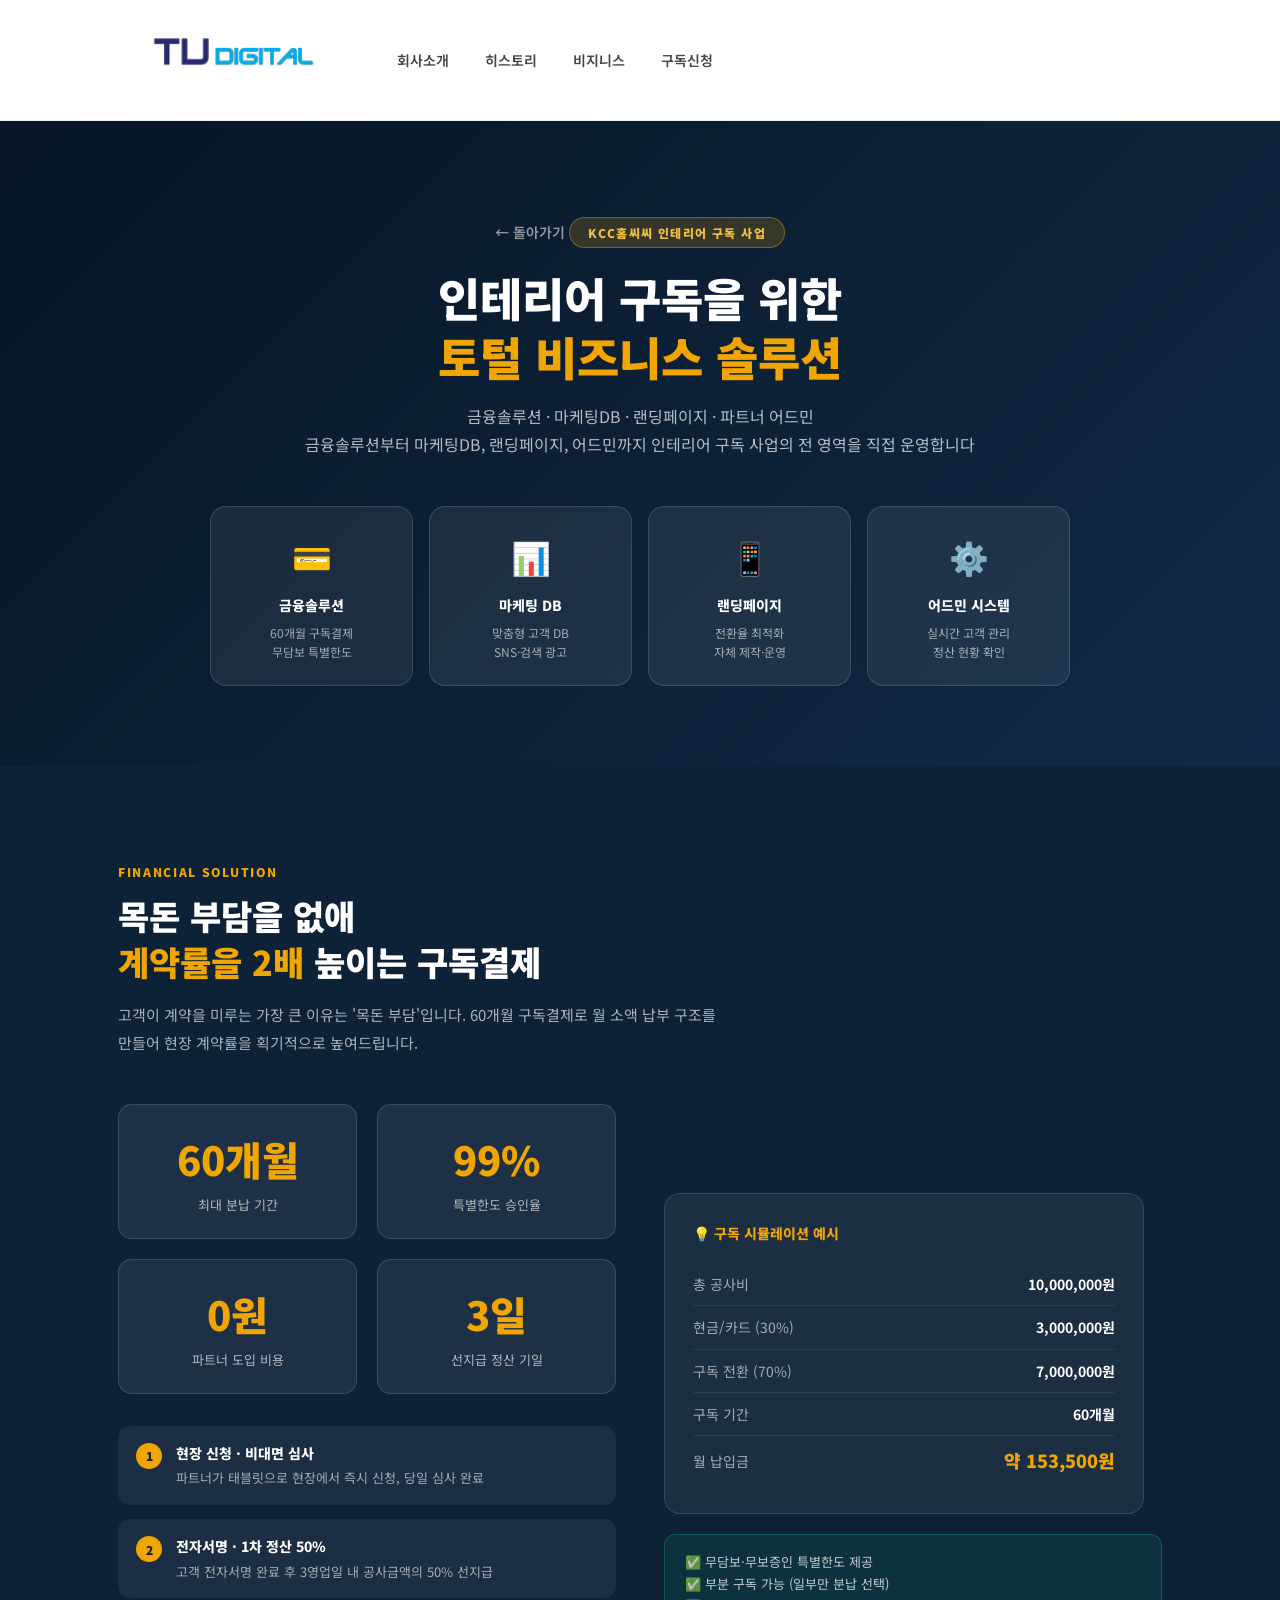
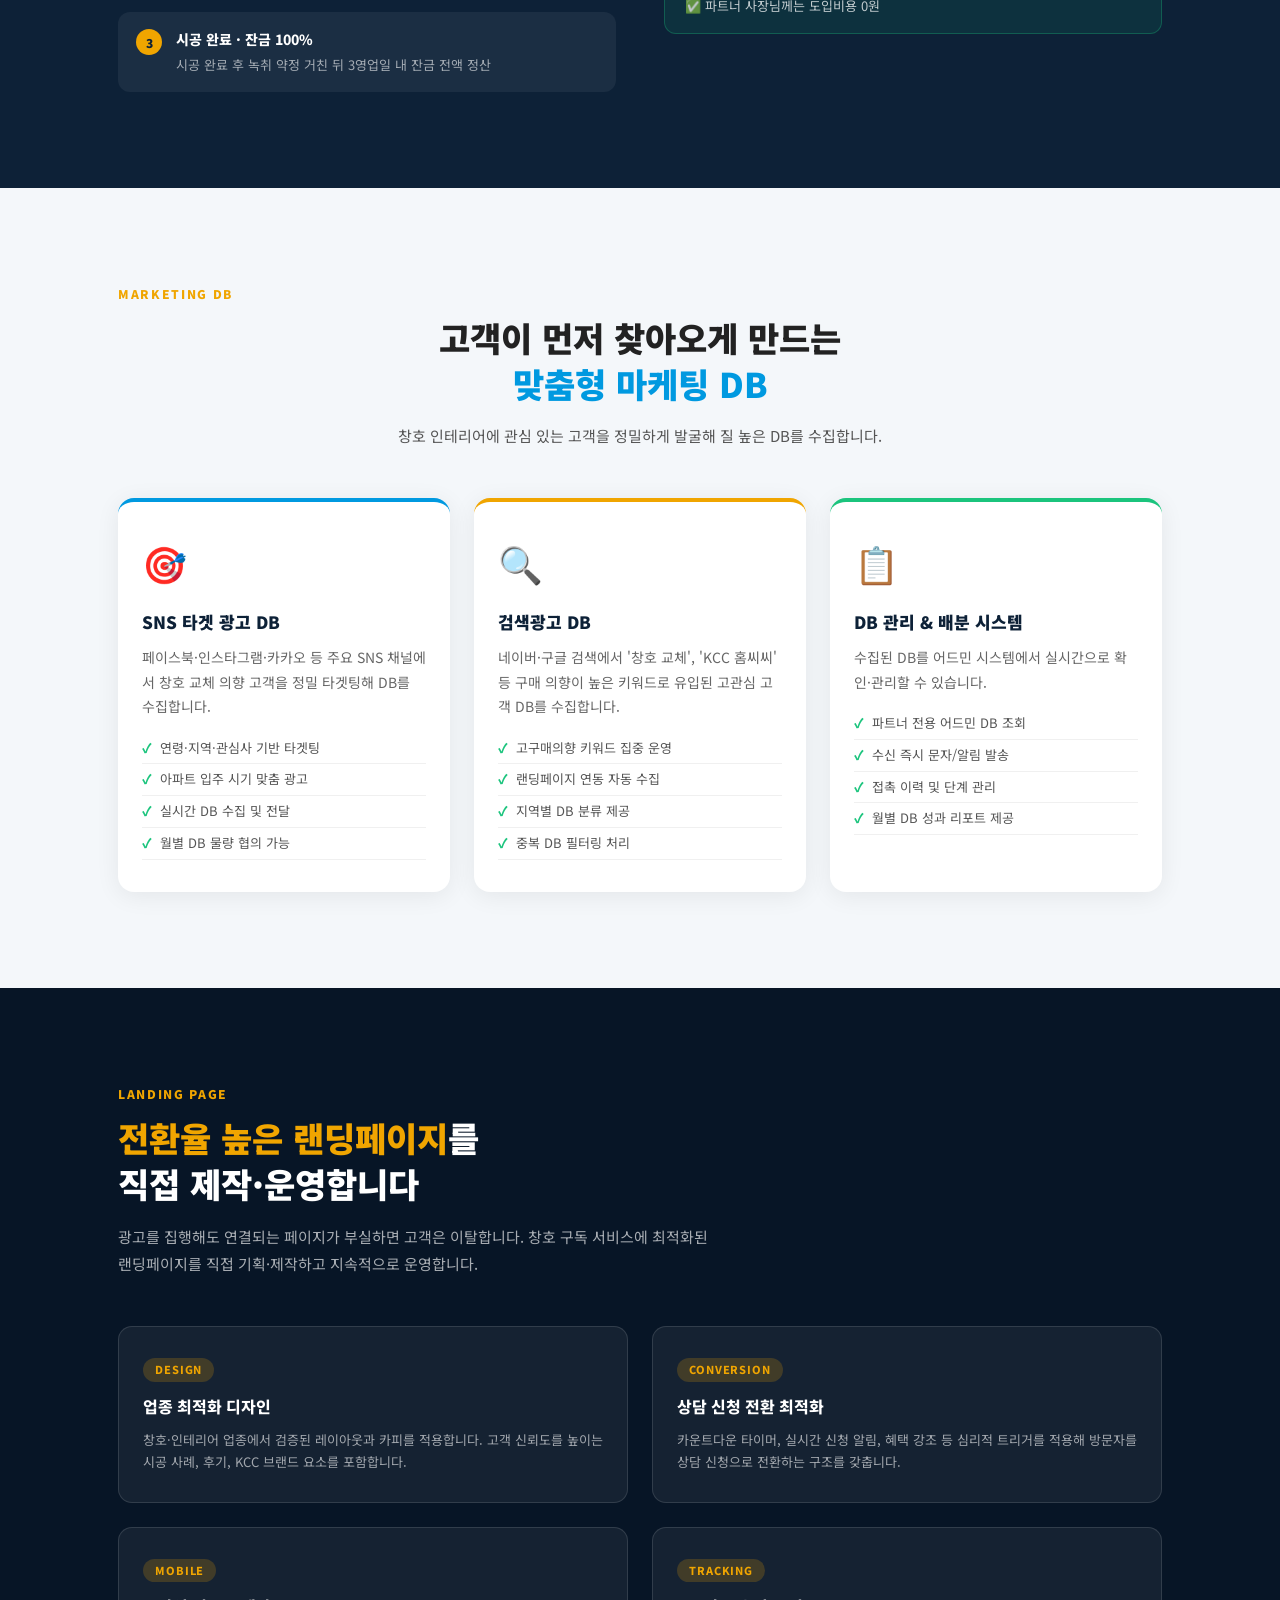
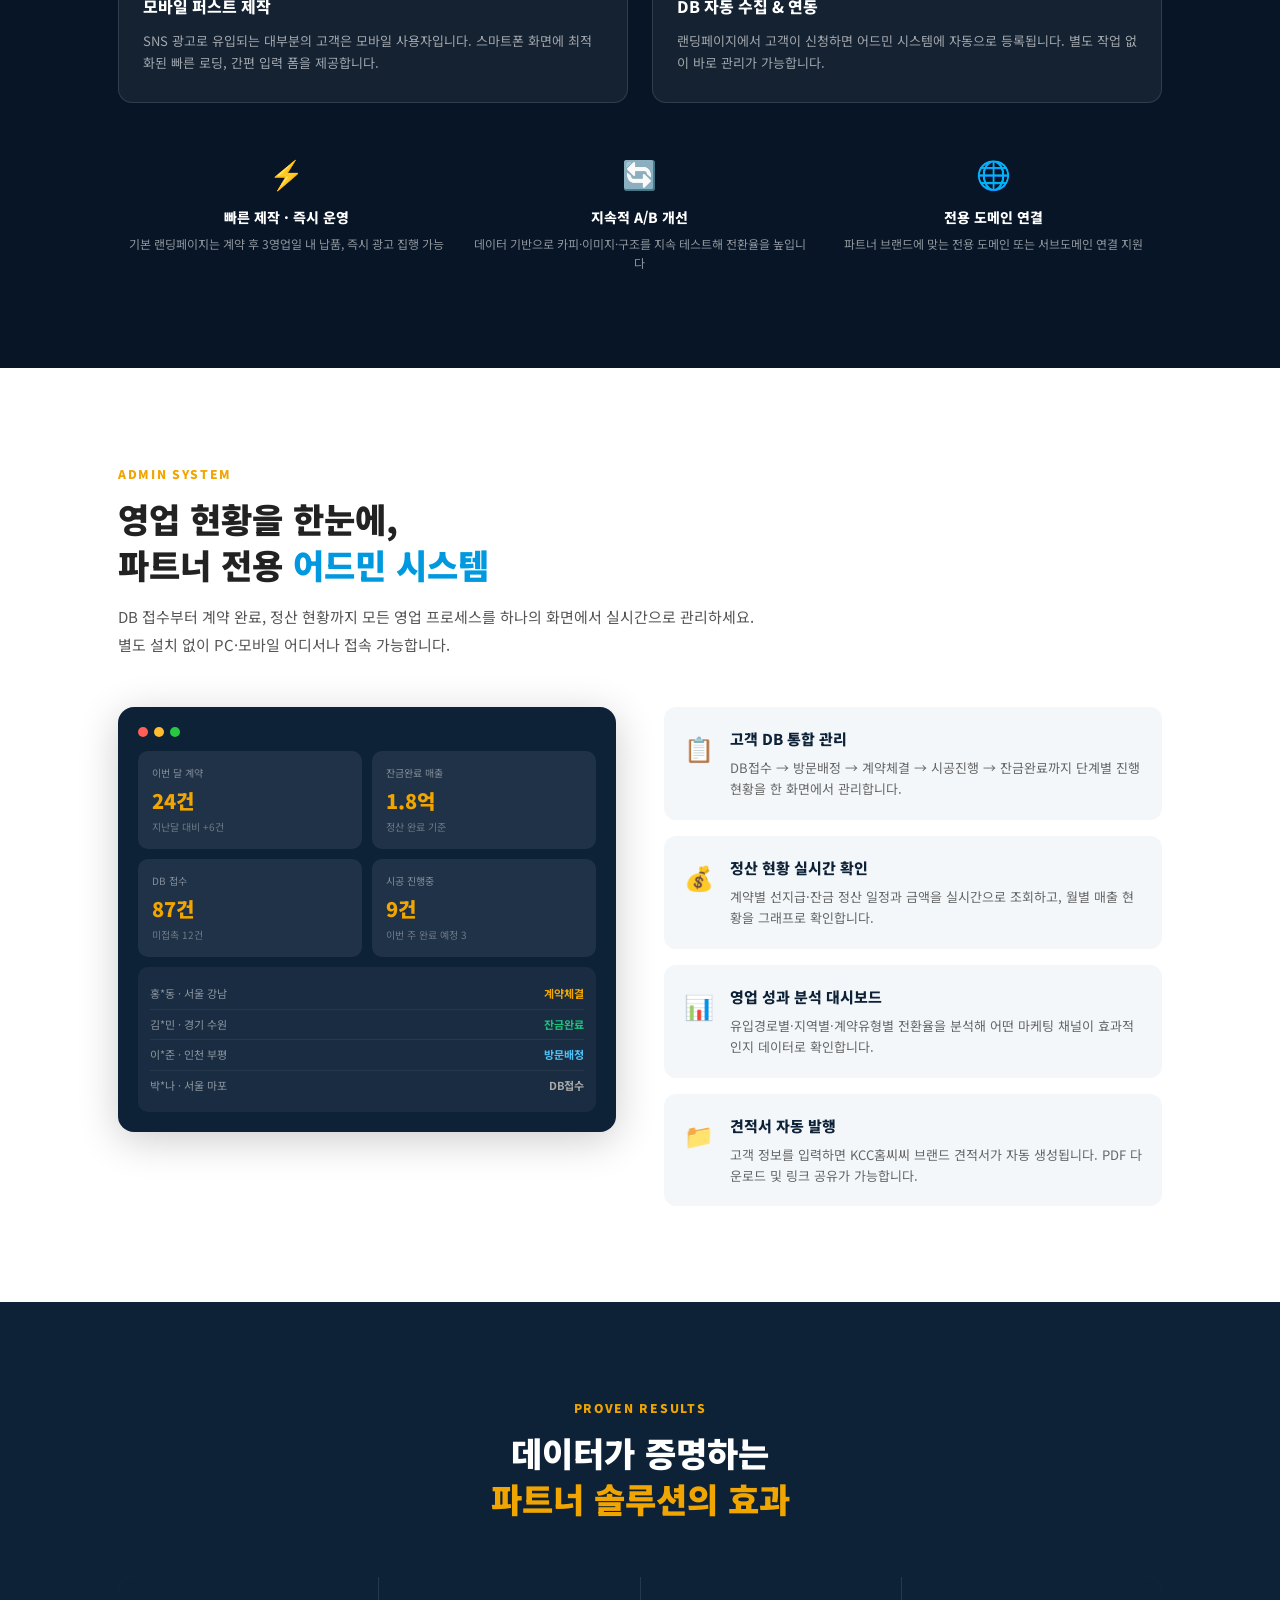
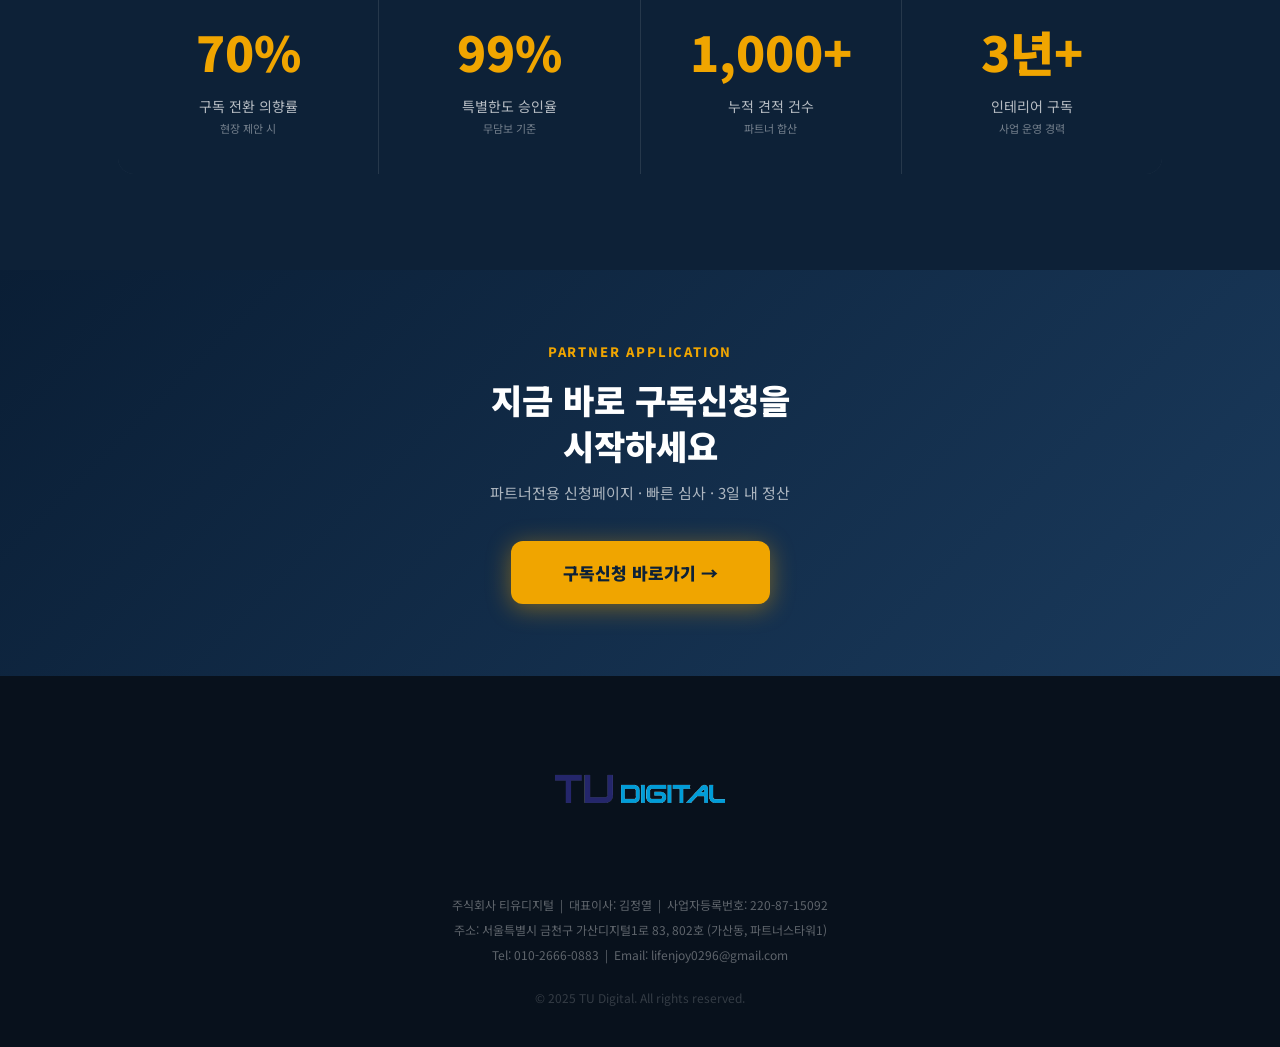
<file: kcc.html>
﻿<!-- Created: 2026-06-26 -->
<!DOCTYPE html>
<html lang="ko">
<head>
  <meta charset="UTF-8" />
  <meta name="viewport" content="width=device-width, initial-scale=1.0" />
  <title>KCC홈씨씨 파트너 토털 솔루션 | 티유디지털</title>
  <link rel="preconnect" href="https://fonts.googleapis.com" />
  <link href="https://fonts.googleapis.com/css2?family=Noto+Sans+KR:wght@400;600;700;900&display=swap" rel="stylesheet" />
  <link rel="stylesheet" href="static/style.css?v=10" />
  <style>
    /* ── 히어로 ── */
    .sol-hero {
      background: linear-gradient(135deg, #071526 0%, #0d2137 55%, #102a45 100%);
      color: #fff;
      padding: 96px 0 80px;
      text-align: center;
    }
    .sol-hero .back-link { display:inline-block; color:rgba(255,255,255,0.55); font-size:14px; font-weight:600; margin-bottom:24px; text-decoration:none; transition:color .15s; }
    .sol-hero .back-link:hover { color:#fff; }
    .sol-badge { display:inline-block; background:rgba(240,165,0,0.18); border:1.5px solid rgba(240,165,0,0.4); color:#f0c040; font-size:12px; font-weight:900; padding:5px 18px; border-radius:20px; letter-spacing:.12em; margin-bottom:20px; }
    .sol-hero h1 { font-size:clamp(26px,5vw,46px); font-weight:900; line-height:1.28; margin-bottom:16px; word-break:keep-all; }
    .sol-hero h1 em { color:#f0a500; font-style:normal; }
    .sol-hero .sub { font-size:16px; color:rgba(255,255,255,0.7); line-height:1.75; margin-bottom:48px; word-break:keep-all; }

    /* ── 4대 솔루션 카드 (히어로 내) ── */
    .sol-cards { display:grid; grid-template-columns:repeat(4,1fr); gap:16px; max-width:860px; margin:0 auto; }
    .sol-card { background:rgba(255,255,255,0.07); border:1.5px solid rgba(255,255,255,0.13); border-radius:16px; padding:24px 18px; text-align:center; transition:background .2s,transform .2s; cursor:default; }
    .sol-card:hover { background:rgba(255,255,255,0.13); transform:translateY(-4px); }
    .sol-card .icon { font-size:32px; margin-bottom:12px; }
    .sol-card h3 { font-size:14px; font-weight:800; color:#fff; margin-bottom:6px; }
    .sol-card p { font-size:12px; color:rgba(255,255,255,0.6); line-height:1.6; }

    /* ── 공통 섹션 ── */
    .sec { padding:96px 0; }
    .sec.gray { background:#f4f7fa; }
    .sec.dark { background:#0d2137; color:#fff; }
    .sec.navy { background:#071526; color:#fff; }
    .sec-label { font-size:12px; font-weight:900; letter-spacing:.14em; color:#f0a500; margin-bottom:12px; text-transform:uppercase; }
    .sec-title { font-size:clamp(22px,3.5vw,34px); font-weight:900; line-height:1.35; margin-bottom:16px; word-break:keep-all; }
    .sec-title em { color:#f0a500; font-style:normal; }
    .sec-title .blue { color:#0099e0; }
    .sec-title .green { color:#1bc47d; }
    .sec-desc { font-size:15px; line-height:1.85; color:#555; max-width:640px; word-break:keep-all; }
    .sec.dark .sec-desc, .sec.navy .sec-desc { color:rgba(255,255,255,0.65); }
    .sec-center { text-align:center; }
    .sec-center .sec-desc { margin:0 auto; }

    /* ── 금융솔루션 ── */
    .finance-grid { display:grid; grid-template-columns:1fr 1fr; gap:48px; align-items:center; margin-top:48px; }
    .finance-nums { display:grid; grid-template-columns:1fr 1fr; gap:20px; }
    .fnum { background:rgba(255,255,255,0.07); border:1.5px solid rgba(255,255,255,0.13); border-radius:14px; padding:22px 18px; text-align:center; }
    .fnum .n { font-size:clamp(28px,4vw,40px); font-weight:900; color:#f0a500; display:block; }
    .fnum .l { font-size:13px; color:rgba(255,255,255,0.65); margin-top:4px; }
    .finance-steps { display:flex; flex-direction:column; gap:14px; margin-top:32px; }
    .fstep { display:flex; align-items:flex-start; gap:14px; background:rgba(255,255,255,0.06); border-radius:12px; padding:16px 18px; }
    .fstep .num { width:26px; height:26px; border-radius:50%; background:#f0a500; color:#0d2137; font-size:12px; font-weight:900; display:flex; align-items:center; justify-content:center; flex-shrink:0; margin-top:1px; }
    .fstep h4 { font-size:14px; font-weight:800; color:#fff; margin-bottom:4px; }
    .fstep p { font-size:13px; color:rgba(255,255,255,0.6); line-height:1.6; }

    /* ── 시뮬레이션 테이블 ── */
    .sim-wrap { background:rgba(255,255,255,0.06); border:1.5px solid rgba(255,255,255,0.12); border-radius:16px; padding:28px; margin-top:32px; max-width:480px; }
    .sim-title { font-size:14px; font-weight:800; color:#f0a500; margin-bottom:18px; }
    .sim-row { display:flex; justify-content:space-between; align-items:center; padding:10px 0; border-bottom:1px solid rgba(255,255,255,0.08); font-size:14px; }
    .sim-row:last-child { border-bottom:none; }
    .sim-row .label { color:rgba(255,255,255,0.6); }
    .sim-row .val { font-weight:700; color:#fff; }
    .sim-row.highlight .val { color:#f0a500; font-size:18px; font-weight:900; }

    /* ── 마케팅 DB ── */
    .db-grid { display:grid; grid-template-columns:repeat(3,1fr); gap:24px; margin-top:48px; }
    .db-card { background:#fff; border-radius:16px; padding:32px 24px; box-shadow:0 4px 24px rgba(0,0,0,0.07); border-top:4px solid transparent; }
    .db-card.c1 { border-color:#0099e0; }
    .db-card.c2 { border-color:#f0a500; }
    .db-card.c3 { border-color:#1bc47d; }
    .db-card .icon { font-size:36px; margin-bottom:16px; }
    .db-card h3 { font-size:17px; font-weight:900; color:#0d2137; margin-bottom:10px; }
    .db-card p { font-size:14px; color:#666; line-height:1.75; }
    .db-card ul { list-style:none; margin-top:14px; }
    .db-card ul li { font-size:13px; color:#555; padding:5px 0; border-bottom:1px solid #f0f0f0; display:flex; align-items:center; gap:8px; }
    .db-card ul li::before { content:"✓"; color:#1bc47d; font-weight:900; flex-shrink:0; }

    /* ── 랜딩페이지 ── */
    .landing-grid { display:grid; grid-template-columns:repeat(2,1fr); gap:24px; margin-top:48px; }
    .landing-item { background:rgba(255,255,255,0.06); border:1.5px solid rgba(255,255,255,0.12); border-radius:14px; padding:28px 24px; }
    .landing-item .tag { display:inline-block; background:rgba(240,165,0,0.2); color:#f0a500; font-size:11px; font-weight:800; padding:3px 12px; border-radius:20px; margin-bottom:12px; letter-spacing:.08em; }
    .landing-item h3 { font-size:16px; font-weight:800; color:#fff; margin-bottom:10px; }
    .landing-item p { font-size:13px; color:rgba(255,255,255,0.6); line-height:1.7; }
    .landing-feature { display:grid; grid-template-columns:repeat(3,1fr); gap:16px; margin-top:48px; }
    .lf-item { text-align:center; }
    .lf-item .icon { font-size:28px; margin-bottom:10px; }
    .lf-item h4 { font-size:14px; font-weight:800; color:#fff; margin-bottom:6px; }
    .lf-item p { font-size:12px; color:rgba(255,255,255,0.55); line-height:1.6; }

    /* ── 어드민 ── */
    .admin-wrap { display:grid; grid-template-columns:1fr 1fr; gap:48px; align-items:start; margin-top:48px; }
    .admin-screen { background:#0d2137; border-radius:16px; padding:20px; box-shadow:0 8px 40px rgba(0,0,0,0.2); }
    .admin-bar { display:flex; gap:6px; margin-bottom:14px; }
    .admin-bar span { width:10px; height:10px; border-radius:50%; }
    .admin-bar span:nth-child(1) { background:#ff5f57; }
    .admin-bar span:nth-child(2) { background:#febc2e; }
    .admin-bar span:nth-child(3) { background:#28c840; }
    .admin-mock { display:grid; grid-template-columns:1fr 1fr; gap:10px; }
    .mock-card { background:rgba(255,255,255,0.08); border-radius:10px; padding:14px; }
    .mock-card .mk-label { font-size:10px; color:rgba(255,255,255,0.45); margin-bottom:4px; }
    .mock-card .mk-val { font-size:20px; font-weight:900; color:#f0a500; }
    .mock-card .mk-sub { font-size:10px; color:rgba(255,255,255,0.35); margin-top:2px; }
    .mock-table { background:rgba(255,255,255,0.05); border-radius:10px; padding:12px; margin-top:10px; }
    .mock-row { display:flex; gap:8px; padding:6px 0; border-bottom:1px solid rgba(255,255,255,0.06); font-size:11px; }
    .mock-row:last-child { border:none; }
    .mock-row span:first-child { color:rgba(255,255,255,0.5); flex:1; }
    .mock-row span:last-child { color:#fff; font-weight:700; }
    .admin-features { display:flex; flex-direction:column; gap:16px; }
    .af-item { display:flex; gap:16px; align-items:flex-start; background:#f4f7fa; border-radius:12px; padding:20px; }
    .af-item .icon { font-size:24px; flex-shrink:0; margin-top:2px; }
    .af-item h4 { font-size:15px; font-weight:800; color:#0d2137; margin-bottom:6px; }
    .af-item p { font-size:13px; color:#666; line-height:1.65; }

    /* ── 성과 수치 ── */
    .stat-bar { display:grid; grid-template-columns:repeat(4,1fr); gap:1px; background:rgba(255,255,255,0.1); margin-top:56px; border-radius:16px; overflow:hidden; }
    .stat-item { background:#0d2137; padding:36px 20px; text-align:center; }
    .stat-item .n { font-size:clamp(30px,4.5vw,48px); font-weight:900; color:#f0a500; display:block; }
    .stat-item .l { font-size:14px; color:rgba(255,255,255,0.7); margin-top:6px; line-height:1.5; }

    /* ── 비교표 ── */
    .compare-wrap { margin-top:48px; overflow-x:auto; }
    .compare-table { width:100%; border-collapse:collapse; font-size:14px; min-width:560px; }
    .compare-table th { background:#0d2137; color:#fff; padding:14px 18px; font-weight:800; font-size:13px; text-align:center; }
    .compare-table th:first-child { text-align:left; }
    .compare-table td { padding:14px 18px; border-bottom:1px solid #e8edf2; text-align:center; vertical-align:middle; }
    .compare-table td:first-child { text-align:left; font-weight:700; color:#333; }
    .compare-table tr:nth-child(even) td { background:#f9fbfd; }
    .compare-table .good { color:#1bc47d; font-weight:800; }
    .compare-table .bad { color:#e53e3e; }
    .compare-table th.hl { background:#f0a500; color:#0d2137; }
    .compare-table td.hl { background:rgba(240,165,0,0.07); font-weight:700; color:#0d2137; }

    /* ── CTA ── */
    .cta-section { background:linear-gradient(135deg,#0a1e35,#1a3a5c); color:#fff; padding:96px 0; text-align:center; }
    .cta-section h2 { font-size:clamp(24px,4vw,38px); font-weight:900; line-height:1.35; margin-bottom:16px; }
    .cta-section h2 em { color:#f0a500; font-style:normal; }
    .cta-section p { font-size:15px; color:rgba(255,255,255,0.7); margin-bottom:40px; line-height:1.8; word-break:keep-all; }
    .cta-btns { display:flex; gap:16px; justify-content:center; flex-wrap:wrap; }
    .btn-cta-gold { display:inline-block; background:#f0a500; color:#0d2137; font-size:16px; font-weight:900; padding:16px 40px; border-radius:12px; text-decoration:none; transition:background .15s,transform .15s; box-shadow:0 4px 24px rgba(240,165,0,0.4); }
    .btn-cta-gold:hover { background:#d4920a; transform:translateY(-2px); }
    .btn-cta-out { display:inline-block; background:transparent; color:#fff; font-size:16px; font-weight:700; padding:16px 40px; border-radius:12px; border:1.5px solid rgba(255,255,255,0.4); text-decoration:none; transition:all .15s; }
    .btn-cta-out:hover { background:rgba(255,255,255,0.08); border-color:#fff; }

    /* ── 반응형 ── */
    @media (max-width:900px) {
      .sol-cards { grid-template-columns:repeat(2,1fr); }
      .finance-grid { grid-template-columns:1fr; }
      .db-grid { grid-template-columns:1fr; }
      .landing-grid { grid-template-columns:1fr; }
      .landing-feature { grid-template-columns:1fr 1fr; }
      .admin-wrap { grid-template-columns:1fr; }
      .stat-bar { grid-template-columns:1fr 1fr; }
      .compare-table { font-size:13px; }
    }
    @media (max-width:560px) {
      .sol-cards { grid-template-columns:repeat(2,1fr); gap:10px; }
      .finance-nums { grid-template-columns:1fr 1fr; }
      .landing-feature { grid-template-columns:1fr; }
      .stat-bar { grid-template-columns:1fr 1fr; }
      .sec { padding:64px 0; }
    }
    .mobile-only { display: none; }
    @media (max-width: 768px) {
      .mobile-only { display: inline; }
      .desktop-only { display: none; }
    }
  </style>
</head>
<body>

<!-- ══ 헤더 ══ -->
<header class="header">
  <div class="container header-inner">
    <a href="index.html" class="logo">
      <img src="static/logo.png" alt="티유디지털 로고" onerror="this.style.display='none'" />
    </a>
    <nav class="nav">
      <a href="index.html#about">회사소개</a>
      <a href="history.html">히스토리</a>
      <a href="index.html#services">비지니스</a>
      <a href="partner.html">구독신청</a>
    </nav>
    <button class="nav-toggle" onclick="toggleNav()">☰</button>
  </div>
  <div class="mobile-nav" id="mobileNav">
    <a href="index.html#about">회사소개</a>
    <a href="history.html">히스토리</a>
    <a href="index.html#services">비지니스</a>
    <a href="partner.html">구독신청</a>
  </div>
</header>

<!-- ══ 히어로 ══ -->
<section class="sol-hero">
  <div class="container">
    <a href="index.html" class="back-link">← 돌아가기</a>
    <div class="sol-badge">KCC홈씨씨 인테리어 구독 사업</div>
    <h1>인테리어 구독을 위한<br><em>토털 비즈니스 솔루션</em></h1>
    <p class="sub"><span class="desktop-only">금융솔루션 · 마케팅DB · 랜딩페이지 · 파트너 어드민</span><span class="mobile-only">금융솔루션 · 마케팅 · 파트너 어드민</span><br>금융솔루션부터 마케팅DB, 랜딩페이지, 어드민까지 인테리어 구독 사업의 전 영역을 직접 운영합니다</p>
    <div class="sol-cards">
      <div class="sol-card">
        <div class="icon">💳</div>
        <h3>금융솔루션</h3>
        <p>60개월 구독결제<br>무담보 특별한도</p>
      </div>
      <div class="sol-card">
        <div class="icon">📊</div>
        <h3>마케팅 DB</h3>
        <p>맞춤형 고객 DB<br>SNS·검색 광고</p>
      </div>
      <div class="sol-card">
        <div class="icon">📱</div>
        <h3>랜딩페이지</h3>
        <p>전환율 최적화<br>자체 제작·운영</p>
      </div>
      <div class="sol-card">
        <div class="icon">⚙️</div>
        <h3>어드민 시스템</h3>
        <p>실시간 고객 관리<br>정산 현황 확인</p>
      </div>
    </div>
  </div>
</section>

<!-- ══ 1. 금융솔루션 ══ -->
<section class="sec dark" id="finance">
  <div class="container">
    <div class="sec-label">Financial Solution</div>
    <h2 class="sec-title">목돈 부담을 없애<br><em>계약률을 2배</em> 높이는 구독결제</h2>
    <p class="sec-desc">고객이 계약을 미루는 가장 큰 이유는 '목돈 부담'입니다. 60개월 구독결제로 월 소액 납부 구조를 만들어 현장 계약률을 획기적으로 높여드립니다.</p>

    <div class="finance-grid">
      <div>
        <div class="finance-nums">
          <div class="fnum"><span class="n">60개월</span><div class="l">최대 분납 기간</div></div>
          <div class="fnum"><span class="n">99%</span><div class="l">특별한도 승인율</div></div>
          <div class="fnum"><span class="n">0원</span><div class="l">파트너 도입 비용</div></div>
          <div class="fnum"><span class="n">3일</span><div class="l">선지급 정산 기일</div></div>
        </div>
        <div class="finance-steps">
          <div class="fstep">
            <div class="num">1</div>
            <div><h4>현장 신청 · 비대면 심사</h4><p>파트너가 태블릿으로 현장에서 즉시 신청, 당일 심사 완료</p></div>
          </div>
          <div class="fstep">
            <div class="num">2</div>
            <div><h4>전자서명 · 1차 정산 50%</h4><p>고객 전자서명 완료 후 3영업일 내 공사금액의 50% 선지급</p></div>
          </div>
          <div class="fstep">
            <div class="num">3</div>
            <div><h4>시공 완료 · 잔금 100%</h4><p>시공 완료 후 녹취 약정 거친 뒤 3영업일 내 잔금 전액 정산</p></div>
          </div>
        </div>
      </div>
      <div>
        <div class="sim-wrap">
          <div class="sim-title">💡 구독 시뮬레이션 예시</div>
          <div class="sim-row"><span class="label">총 공사비</span><span class="val">10,000,000원</span></div>
          <div class="sim-row"><span class="label">현금/카드 (30%)</span><span class="val">3,000,000원</span></div>
          <div class="sim-row"><span class="label">구독 전환 (70%)</span><span class="val">7,000,000원</span></div>
          <div class="sim-row"><span class="label">구독 기간</span><span class="val">60개월</span></div>
          <div class="sim-row highlight"><span class="label">월 납입금</span><span class="val">약 153,500원</span></div>
        </div>
        <div style="margin-top:20px;padding:16px 20px;background:rgba(27,196,125,0.1);border:1.5px solid rgba(27,196,125,0.3);border-radius:12px;">
          <p style="font-size:13px;color:rgba(255,255,255,0.75);line-height:1.7;">
            ✅ 무담보·무보증인 특별한도 제공<br>
            ✅ 부분 구독 가능 (일부만 분납 선택)<br>
            ✅ 파트너 사장님께는 도입비용 0원
          </p>
        </div>
      </div>
    </div>
  </div>
</section>

<!-- ══ 2. 마케팅 DB ══ -->
<section class="sec gray" id="marketing">
  <div class="container">
    <div class="sec-label">Marketing DB</div>
    <h2 class="sec-title sec-center">고객이 먼저 찾아오게 만드는<br><span class="blue">맞춤형 마케팅 DB</span></h2>
    <p class="sec-desc sec-center" style="margin:0 auto 0;">창호 인테리어에 관심 있는 고객을 정밀하게 발굴해 질 높은 DB를 수집합니다.</p>

    <div class="db-grid">
      <div class="db-card c1">
        <div class="icon">🎯</div>
        <h3>SNS 타겟 광고 DB</h3>
        <p>페이스북·인스타그램·카카오 등 주요 SNS 채널에서 창호 교체 의향 고객을 정밀 타겟팅해 DB를 수집합니다.</p>
        <ul>
          <li>연령·지역·관심사 기반 타겟팅</li>
          <li>아파트 입주 시기 맞춤 광고</li>
          <li>실시간 DB 수집 및 전달</li>
          <li>월별 DB 물량 협의 가능</li>
        </ul>
      </div>
      <div class="db-card c2">
        <div class="icon">🔍</div>
        <h3>검색광고 DB</h3>
        <p>네이버·구글 검색에서 '창호 교체', 'KCC 홈씨씨' 등 구매 의향이 높은 키워드로 유입된 고관심 고객 DB를 수집합니다.</p>
        <ul>
          <li>고구매의향 키워드 집중 운영</li>
          <li>랜딩페이지 연동 자동 수집</li>
          <li>지역별 DB 분류 제공</li>
          <li>중복 DB 필터링 처리</li>
        </ul>
      </div>
      <div class="db-card c3">
        <div class="icon">📋</div>
        <h3>DB 관리 & 배분 시스템</h3>
        <p>수집된 DB를 어드민 시스템에서 실시간으로 확인·관리할 수 있습니다.</p>
        <ul>
          <li>파트너 전용 어드민 DB 조회</li>
          <li>수신 즉시 문자/알림 발송</li>
          <li>접촉 이력 및 단계 관리</li>
          <li>월별 DB 성과 리포트 제공</li>
        </ul>
      </div>
    </div>
  </div>
</section>

<!-- ══ 3. 랜딩페이지 ══ -->
<section class="sec navy" id="landing">
  <div class="container">
    <div class="sec-label">Landing Page</div>
    <h2 class="sec-title"><em>전환율 높은 랜딩페이지</em>를<br>직접 제작·운영합니다</h2>
    <p class="sec-desc">광고를 집행해도 연결되는 페이지가 부실하면 고객은 이탈합니다. 창호 구독 서비스에 최적화된 랜딩페이지를 직접 기획·제작하고 지속적으로 운영합니다.</p>

    <div class="landing-grid">
      <div class="landing-item">
        <div class="tag">DESIGN</div>
        <h3>업종 최적화 디자인</h3>
        <p>창호·인테리어 업종에서 검증된 레이아웃과 카피를 적용합니다. 고객 신뢰도를 높이는 시공 사례, 후기, KCC 브랜드 요소를 포함합니다.</p>
      </div>
      <div class="landing-item">
        <div class="tag">CONVERSION</div>
        <h3>상담 신청 전환 최적화</h3>
        <p>카운트다운 타이머, 실시간 신청 알림, 혜택 강조 등 심리적 트리거를 적용해 방문자를 상담 신청으로 전환하는 구조를 갖춥니다.</p>
      </div>
      <div class="landing-item">
        <div class="tag">MOBILE</div>
        <h3>모바일 퍼스트 제작</h3>
        <p>SNS 광고로 유입되는 대부분의 고객은 모바일 사용자입니다. 스마트폰 화면에 최적화된 빠른 로딩, 간편 입력 폼을 제공합니다.</p>
      </div>
      <div class="landing-item">
        <div class="tag">TRACKING</div>
        <h3>DB 자동 수집 & 연동</h3>
        <p>랜딩페이지에서 고객이 신청하면 어드민 시스템에 자동으로 등록됩니다. 별도 작업 없이 바로 관리가 가능합니다.</p>
      </div>
    </div>

    <div class="landing-feature">
      <div class="lf-item">
        <div class="icon">⚡</div>
        <h4>빠른 제작 · 즉시 운영</h4>
        <p>기본 랜딩페이지는 계약 후 3영업일 내 납품, 즉시 광고 집행 가능</p>
      </div>
      <div class="lf-item">
        <div class="icon">🔄</div>
        <h4>지속적 A/B 개선</h4>
        <p>데이터 기반으로 카피·이미지·구조를 지속 테스트해 전환율을 높입니다</p>
      </div>
      <div class="lf-item">
        <div class="icon">🌐</div>
        <h4>전용 도메인 연결</h4>
        <p>파트너 브랜드에 맞는 전용 도메인 또는 서브도메인 연결 지원</p>
      </div>
    </div>
  </div>
</section>

<!-- ══ 4. 어드민 시스템 ══ -->
<section class="sec" id="admin">
  <div class="container">
    <div class="sec-label">Admin System</div>
    <h2 class="sec-title">영업 현황을 한눈에,<br>파트너 전용 <span class="blue">어드민 시스템</span></h2>
    <p class="sec-desc">DB 접수부터 계약 완료, 정산 현황까지 모든 영업 프로세스를 하나의 화면에서 실시간으로 관리하세요. 별도 설치 없이 PC·모바일 어디서나 접속 가능합니다.</p>

    <div class="admin-wrap">
      <div class="admin-screen">
        <div class="admin-bar"><span></span><span></span><span></span></div>
        <div class="admin-mock">
          <div class="mock-card">
            <div class="mk-label">이번 달 계약</div>
            <div class="mk-val">24건</div>
            <div class="mk-sub">지난달 대비 +6건</div>
          </div>
          <div class="mock-card">
            <div class="mk-label">잔금완료 매출</div>
            <div class="mk-val">1.8억</div>
            <div class="mk-sub">정산 완료 기준</div>
          </div>
          <div class="mock-card">
            <div class="mk-label">DB 접수</div>
            <div class="mk-val">87건</div>
            <div class="mk-sub">미접촉 12건</div>
          </div>
          <div class="mock-card">
            <div class="mk-label">시공 진행중</div>
            <div class="mk-val">9건</div>
            <div class="mk-sub">이번 주 완료 예정 3</div>
          </div>
        </div>
        <div class="mock-table">
          <div class="mock-row"><span>홍*동 · 서울 강남</span><span style="color:#f0a500;">계약체결</span></div>
          <div class="mock-row"><span>김*민 · 경기 수원</span><span style="color:#1bc47d;">잔금완료</span></div>
          <div class="mock-row"><span>이*준 · 인천 부평</span><span style="color:#4fc3f7;">방문배정</span></div>
          <div class="mock-row"><span>박*나 · 서울 마포</span><span style="color:#aaa;">DB접수</span></div>
        </div>
      </div>
      <div class="admin-features">
        <div class="af-item">
          <div class="icon">📋</div>
          <div>
            <h4>고객 DB 통합 관리</h4>
            <p>DB접수 → 방문배정 → 계약체결 → 시공진행 → 잔금완료까지 단계별 진행 현황을 한 화면에서 관리합니다.</p>
          </div>
        </div>
        <div class="af-item">
          <div class="icon">💰</div>
          <div>
            <h4>정산 현황 실시간 확인</h4>
            <p>계약별 선지급·잔금 정산 일정과 금액을 실시간으로 조회하고, 월별 매출 현황을 그래프로 확인합니다.</p>
          </div>
        </div>
        <div class="af-item">
          <div class="icon">📊</div>
          <div>
            <h4>영업 성과 분석 대시보드</h4>
            <p>유입경로별·지역별·계약유형별 전환율을 분석해 어떤 마케팅 채널이 효과적인지 데이터로 확인합니다.</p>
          </div>
        </div>
        <div class="af-item">
          <div class="icon">📁</div>
          <div>
            <h4>견적서 자동 발행</h4>
            <p>고객 정보를 입력하면 KCC홈씨씨 브랜드 견적서가 자동 생성됩니다. PDF 다운로드 및 링크 공유가 가능합니다.</p>
          </div>
        </div>
      </div>
    </div>
  </div>
</section>

<!-- ══ 성과 수치 ══ -->
<section class="sec dark">
  <div class="container sec-center">
    <div class="sec-label">Proven Results</div>
    <h2 class="sec-title">데이터가 증명하는<br><em>파트너 솔루션의 효과</em></h2>
    <div class="stat-bar">
      <div class="stat-item"><span class="n">70%</span><div class="l">구독 전환 의향률<br><small style="font-size:11px;opacity:.6;">현장 제안 시</small></div></div>
      <div class="stat-item"><span class="n">99%</span><div class="l">특별한도 승인율<br><small style="font-size:11px;opacity:.6;">무담보 기준</small></div></div>
      <div class="stat-item"><span class="n">1,000+</span><div class="l">누적 견적 건수<br><small style="font-size:11px;opacity:.6;">파트너 합산</small></div></div>
      <div class="stat-item"><span class="n">3년+</span><div class="l">인테리어 구독<br><small style="font-size:11px;opacity:.6;">사업 운영 경력</small></div></div>
    </div>
  </div>
</section>


<!-- ══ 구독신청 CTA ══ -->
<section style="background:linear-gradient(135deg,#0a1e35,#1a3a5c);padding:72px 0;text-align:center;">
  <div class="container">
    <p style="font-size:13px;font-weight:800;letter-spacing:.14em;color:#f0a500;text-transform:uppercase;margin-bottom:14px;">Partner Application</p>
    <h2 style="font-size:clamp(22px,4vw,34px);font-weight:900;color:#fff;line-height:1.35;margin-bottom:12px;word-break:keep-all;">지금 바로 구독신청을<br>시작하세요</h2>
    <p style="font-size:15px;color:rgba(255,255,255,0.65);margin-bottom:36px;">파트너전용 신청페이지 · 빠른 심사 · 3일 내 정산</p>
    <a href="partner.html" style="display:inline-block;background:#f0a500;color:#0d2137;font-size:17px;font-weight:900;padding:18px 52px;border-radius:12px;text-decoration:none;box-shadow:0 4px 24px rgba(240,165,0,0.45);transition:background .15s,transform .15s;" onmouseover="this.style.background='#d4920a';this.style.transform='translateY(-2px)'" onmouseout="this.style.background='#f0a500';this.style.transform='none'">구독신청 바로가기 →</a>
  </div>
</section>
<!-- ══ 푸터 ══ -->
<footer class="footer">
  <div class="container">
    <img src="static/logo.png" alt="티유디지털 로고" class="footer-logo-img" onerror="this.style.display='none'" />
    <div class="footer-info">
      주식회사 티유디지털 &nbsp;|&nbsp; 대표이사: 김정열 &nbsp;|&nbsp; 사업자등록번호: 220-87-15092<br>
      주소: 서울특별시 금천구 가산디지털1로 83, 802호 (가산동, 파트너스타워1)<br>
      Tel: 010-2666-0883 &nbsp;|&nbsp; Email: lifenjoy0296@gmail.com
    </div>
    <div class="footer-copy">© 2025 TU Digital. All rights reserved.</div>
  </div>
</footer>

<script>
  function toggleNav() {
    document.getElementById('mobileNav').classList.toggle('open');
  }
</script>
</body>
</html>
</file>
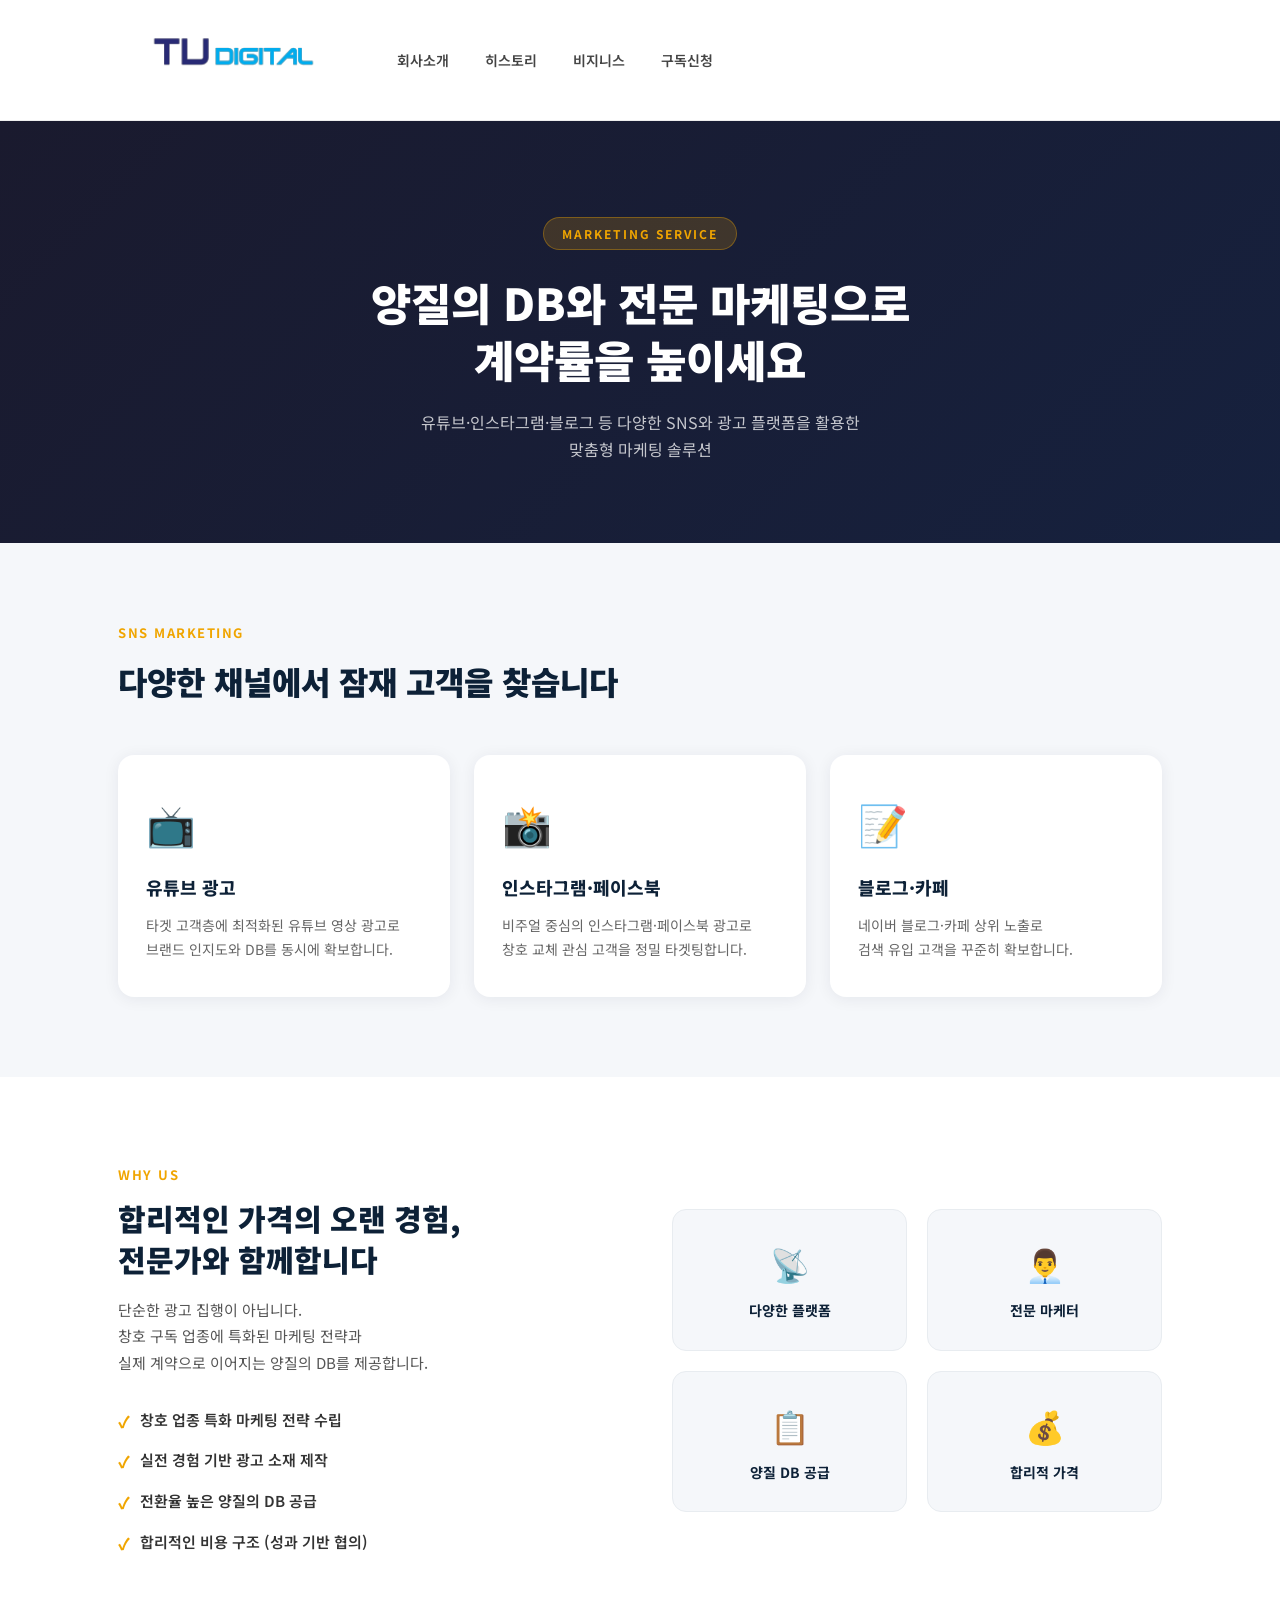
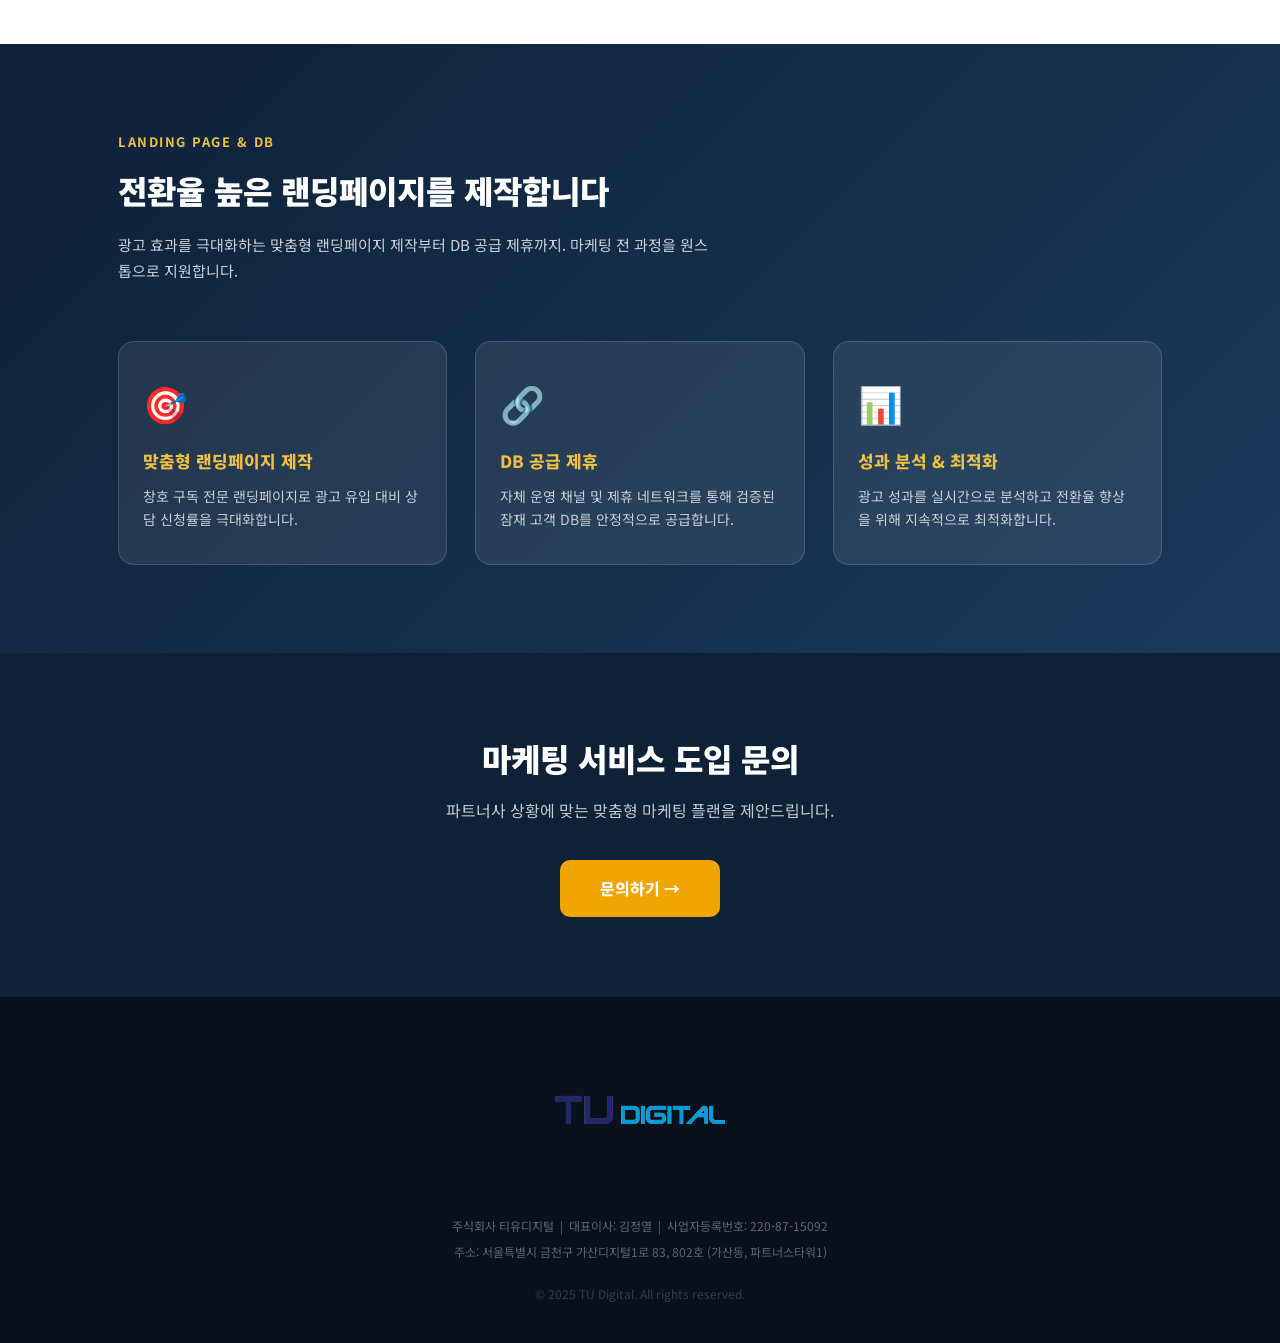
<file: marketing.html>
﻿<!-- Created: 2026-06-16 -->
<!DOCTYPE html>
<html lang="ko">
<head>
  <meta charset="UTF-8" />
  <meta name="viewport" content="width=device-width, initial-scale=1.0" />
  <title>마케팅 서비스 | 티유디지털</title>
  <link rel="preconnect" href="https://fonts.googleapis.com" />
  <link href="https://fonts.googleapis.com/css2?family=Noto+Sans+KR:wght@400;600;700;900&display=swap" rel="stylesheet" />
  <link rel="stylesheet" href="static/style.css?v=10" />
  <style>
    /* ── 서비스 탭 바 ── */
    .service-tab-bar {
      background: #0d2137;
      padding: 16px 0;
      box-shadow: 0 4px 16px rgba(13,33,55,0.25);
    }
    .service-tab-bar .container {
      display: flex;
      gap: 14px;
      justify-content: center;
    }
    .stab {
      display: inline-block;
      padding: 13px 32px;
      font-size: 15px;
      font-weight: 800;
      color: rgba(255,255,255,0.7);
      background: rgba(255,255,255,0.08);
      border: 1.5px solid rgba(255,255,255,0.15);
      border-radius: 50px;
      transition: all 0.18s;
    }
    .stab:hover { background: rgba(255,255,255,0.15); color: #fff; }
    .stab.active { background: #fff; color: #0d2137; border-color: #fff; }
    .stab-mkt { background: #4fc3f7; color: #0a1e35 !important; border-color: #4fc3f7; }
    .stab-mkt:hover { background: #81d4fa; border-color: #81d4fa; }
    .stab-cta { background: #f0a500; color: #0d2137 !important; border-color: #f0a500; }
    .stab-cta:hover { background: #ffc107; border-color: #ffc107; }

    /* ── 히어로 ── */
    .mkt-hero {
      background: linear-gradient(135deg, #1a1a2e 0%, #16213e 100%);
      color: #fff;
      padding: 96px 0 80px;
      text-align: center;
    }
    .mkt-badge {
      display: inline-block;
      background: rgba(240,165,0,0.18);
      color: #f0a500;
      font-size: 12px;
      font-weight: 700;
      letter-spacing: 2px;
      padding: 6px 18px;
      border-radius: 20px;
      border: 1px solid rgba(240,165,0,0.35);
      margin-bottom: 24px;
    }
    .mkt-hero h1 {
      font-size: clamp(28px, 4vw, 44px);
      font-weight: 900;
      line-height: 1.3;
      margin-bottom: 20px;
    }
    .mkt-hero-sub {
      font-size: 16px;
      color: rgba(255,255,255,0.75);
      max-width: 540px;
      margin: 0 auto;
      line-height: 1.7;
    }

    /* ── SNS 채널 섹션 ── */
    .sns-section {
      background: #f5f7fa;
      padding: 80px 0;
    }
    .section-label-sm {
      font-size: 13px;
      font-weight: 700;
      letter-spacing: 1.5px;
      color: #f0a500;
      text-transform: uppercase;
      margin-bottom: 12px;
    }
    .sns-section h2 {
      font-size: clamp(22px, 3vw, 32px);
      font-weight: 900;
      color: #0d2137;
      margin-bottom: 48px;
    }
    .sns-cards {
      display: grid;
      grid-template-columns: repeat(3, 1fr);
      gap: 24px;
    }
    .sns-card {
      background: #fff;
      border-radius: 16px;
      padding: 36px 28px;
      box-shadow: 0 2px 16px rgba(13,33,55,0.07);
      transition: transform 0.2s, box-shadow 0.2s;
    }
    .sns-card:hover {
      transform: translateY(-4px);
      box-shadow: 0 8px 32px rgba(13,33,55,0.12);
    }
    .sns-icon {
      font-size: 40px;
      margin-bottom: 18px;
    }
    .sns-card h3 {
      font-size: 18px;
      font-weight: 800;
      color: #0d2137;
      margin-bottom: 12px;
    }
    .sns-card p {
      font-size: 14px;
      color: #666;
      line-height: 1.7;
    }

    /* ── 서비스 특징 섹션 ── */
    .feature-section {
      background: #fff;
      padding: 88px 0;
    }
    .feature-inner {
      display: grid;
      grid-template-columns: 1fr 1fr;
      gap: 64px;
      align-items: center;
    }
    .feature-text h2 {
      font-size: clamp(20px, 2.8vw, 30px);
      font-weight: 900;
      color: #0d2137;
      line-height: 1.35;
      margin-bottom: 18px;
    }
    .feature-text > p {
      font-size: 15px;
      color: #555;
      line-height: 1.75;
      margin-bottom: 32px;
    }
    .feature-list {
      list-style: none;
      display: flex;
      flex-direction: column;
      gap: 14px;
    }
    .feature-list li {
      display: flex;
      align-items: flex-start;
      gap: 10px;
      font-size: 15px;
      color: #333;
      font-weight: 600;
    }
    .feature-list li::before {
      content: "✓";
      color: #f0a500;
      font-weight: 900;
      font-size: 16px;
      flex-shrink: 0;
      margin-top: 1px;
    }
    .stat-grid {
      display: grid;
      grid-template-columns: 1fr 1fr;
      gap: 20px;
    }
    .stat-card {
      background: #f5f7fa;
      border-radius: 14px;
      padding: 28px 22px;
      text-align: center;
      border: 1px solid #e8ecf0;
      transition: background 0.2s;
    }
    .stat-card:hover { background: #edf0f5; }
    .stat-card-icon {
      font-size: 32px;
      margin-bottom: 10px;
    }
    .stat-card p {
      font-size: 14px;
      font-weight: 700;
      color: #0d2137;
    }

    /* ── 랜딩페이지 제작 섹션 ── */
    .landing-section {
      background: linear-gradient(135deg, #0d2137 0%, #1a3a5c 100%);
      color: #fff;
      padding: 88px 0;
    }
    .landing-section h2 {
      font-size: clamp(22px, 3vw, 32px);
      font-weight: 900;
      margin-bottom: 16px;
    }
    .landing-section > .container > p {
      font-size: 15px;
      color: rgba(255,255,255,0.78);
      line-height: 1.75;
      margin-bottom: 56px;
      max-width: 600px;
    }
    .landing-items {
      display: grid;
      grid-template-columns: repeat(3, 1fr);
      gap: 28px;
    }
    .landing-item {
      background: rgba(255,255,255,0.08);
      border: 1px solid rgba(255,255,255,0.14);
      border-radius: 16px;
      padding: 32px 24px;
      transition: background 0.2s;
    }
    .landing-item:hover { background: rgba(255,255,255,0.14); }
    .landing-item-icon {
      font-size: 36px;
      margin-bottom: 16px;
    }
    .landing-item h3 {
      font-size: 17px;
      font-weight: 800;
      margin-bottom: 10px;
      color: #f0c040;
    }
    .landing-item p {
      font-size: 14px;
      color: rgba(255,255,255,0.75);
      line-height: 1.7;
    }

    /* ── CTA ── */
    .cta-section {
      background: #0d2137;
      padding: 80px 0;
      text-align: center;
      color: #fff;
    }
    .cta-section h2 {
      font-size: clamp(22px, 3vw, 32px);
      font-weight: 900;
      margin-bottom: 14px;
    }
    .cta-section p {
      font-size: 16px;
      color: rgba(255,255,255,0.75);
      margin-bottom: 36px;
    }
    .btn-cta {
      display: inline-block;
      background: #f0a500;
      color: #fff;
      font-size: 16px;
      font-weight: 800;
      padding: 16px 40px;
      border-radius: 10px;
      transition: background 0.15s, transform 0.15s;
    }
    .btn-cta:hover {
      background: #d4920a;
      transform: translateY(-2px);
    }

    /* ── 반응형 ── */
    @media (max-width: 768px) {
      .sns-cards { grid-template-columns: 1fr; }
      .feature-inner { grid-template-columns: 1fr; gap: 40px; }
      .landing-items { grid-template-columns: 1fr; }
      .stat-grid { grid-template-columns: 1fr 1fr; }
    }
    @media (max-width: 640px) {
      .header-inner { height: 110px !important; justify-content: center !important; }
      .logo img { height: 100px !important; }
      .nav-toggle { display: none !important; }
      .nav { display: none !important; }
      .btn-header { display: none !important; }
      .mkt-hero { padding: 64px 0 52px; }
      .mkt-hero h1 { font-size: clamp(22px, 5vw, 32px); }
      .sns-section { padding: 56px 0; }
      .feature-section { padding: 56px 0; }
      .landing-section { padding: 56px 0; }
      .cta-section { padding: 56px 0; }
      .sns-card { padding: 28px 20px; }
      .landing-item { padding: 24px 18px; }
    }
    @media (max-width: 480px) {
      .service-tab-bar { padding: 12px 0; }
      .service-tab-bar .container { gap: 8px; }
      .stab { padding: 10px 16px; font-size: 13px; }
    }
    @media (max-width: 360px) {
      .stab { padding: 9px 12px; font-size: 12px; }
    }  </style>
</head>
<body>

<!-- ══ 헤더 ══ -->
<header class="header">
  <div class="container header-inner">
    <a href="index.html" class="logo">
      <img src="static/logo.png" alt="티유디지털 로고" onerror="this.style.display='none'" />
    </a>
    <nav class="nav">
      <a href="index.html#about">회사소개</a>
      <a href="history.html">히스토리</a>
      <a href="index.html#services">비지니스</a>
      <a href="partner.html">구독신청</a>
    </nav>

    <button class="nav-toggle" onclick="toggleNav()" style="display:none">☰</button>
  </div>
  <div class="mobile-nav" id="mobileNav">
    <a href="index.html#about">회사소개</a>
    <a href="history.html">히스토리</a>
    <a href="index.html#services">비지니스</a>
    <a href="partner.html">구독신청</a>
  </div>
</header>

<!-- ══ 히어로 ══ -->
<section class="mkt-hero">
  <div class="container">
    <div class="mkt-badge">MARKETING SERVICE</div>
    <h1>양질의 DB와 전문 마케팅으로<br>계약률을 높이세요</h1>
    <p class="mkt-hero-sub">유튜브·인스타그램·블로그 등 다양한 SNS와 광고 플랫폼을 활용한<br>맞춤형 마케팅 솔루션</p>
  </div>
</section>

<!-- ══ SNS 마케팅 채널 ══ -->
<section class="sns-section">
  <div class="container">
    <div class="section-label-sm">SNS MARKETING</div>
    <h2>다양한 채널에서 잠재 고객을 찾습니다</h2>
    <div class="sns-cards">
      <div class="sns-card">
        <div class="sns-icon">📺</div>
        <h3>유튜브 광고</h3>
        <p>타겟 고객층에 최적화된 유튜브 영상 광고로<br>브랜드 인지도와 DB를 동시에 확보합니다.</p>
      </div>
      <div class="sns-card">
        <div class="sns-icon">📸</div>
        <h3>인스타그램·페이스북</h3>
        <p>비주얼 중심의 인스타그램·페이스북 광고로<br>창호 교체 관심 고객을 정밀 타겟팅합니다.</p>
      </div>
      <div class="sns-card">
        <div class="sns-icon">📝</div>
        <h3>블로그·카페</h3>
        <p>네이버 블로그·카페 상위 노출로<br>검색 유입 고객을 꾸준히 확보합니다.</p>
      </div>
    </div>
  </div>
</section>

<!-- ══ 서비스 특징 ══ -->
<section class="feature-section">
  <div class="container">
    <div class="feature-inner">
      <div class="feature-text">
        <div class="section-label-sm">WHY US</div>
        <h2>합리적인 가격의 오랜 경험,<br>전문가와 함께합니다</h2>
        <p>단순한 광고 집행이 아닙니다.<br>창호 구독 업종에 특화된 마케팅 전략과<br>실제 계약으로 이어지는 양질의 DB를 제공합니다.</p>
        <ul class="feature-list">
          <li>창호 업종 특화 마케팅 전략 수립</li>
          <li>실전 경험 기반 광고 소재 제작</li>
          <li>전환율 높은 양질의 DB 공급</li>
          <li>합리적인 비용 구조 (성과 기반 협의)</li>
        </ul>
      </div>
      <div class="stat-grid">
        <div class="stat-card">
          <div class="stat-card-icon">📡</div>
          <p>다양한 플랫폼</p>
        </div>
        <div class="stat-card">
          <div class="stat-card-icon">👨‍💼</div>
          <p>전문 마케터</p>
        </div>
        <div class="stat-card">
          <div class="stat-card-icon">📋</div>
          <p>양질 DB 공급</p>
        </div>
        <div class="stat-card">
          <div class="stat-card-icon">💰</div>
          <p>합리적 가격</p>
        </div>
      </div>
    </div>
  </div>
</section>

<!-- ══ 랜딩페이지 제작 ══ -->
<section class="landing-section">
  <div class="container">
    <div class="section-label-sm" style="color:#f0c040;">LANDING PAGE & DB</div>
    <h2>전환율 높은 랜딩페이지를 제작합니다</h2>
    <p>광고 효과를 극대화하는 맞춤형 랜딩페이지 제작부터 DB 공급 제휴까지. 마케팅 전 과정을 원스톱으로 지원합니다.</p>
    <div class="landing-items">
      <div class="landing-item">
        <div class="landing-item-icon">🎯</div>
        <h3>맞춤형 랜딩페이지 제작</h3>
        <p>창호 구독 전문 랜딩페이지로 광고 유입 대비 상담 신청률을 극대화합니다.</p>
      </div>
      <div class="landing-item">
        <div class="landing-item-icon">🔗</div>
        <h3>DB 공급 제휴</h3>
        <p>자체 운영 채널 및 제휴 네트워크를 통해 검증된 잠재 고객 DB를 안정적으로 공급합니다.</p>
      </div>
      <div class="landing-item">
        <div class="landing-item-icon">📊</div>
        <h3>성과 분석 &amp; 최적화</h3>
        <p>광고 성과를 실시간으로 분석하고 전환율 향상을 위해 지속적으로 최적화합니다.</p>
      </div>
    </div>
  </div>
</section>

<!-- ══ CTA ══ -->
<section class="cta-section">
  <div class="container">
    <h2>마케팅 서비스 도입 문의</h2>
    <p>파트너사 상황에 맞는 맞춤형 마케팅 플랜을 제안드립니다.</p>
    <a class="btn-cta" href="index.html#contact">문의하기 →</a>
  </div>
</section>

<!-- ══ 푸터 ══ -->
<footer class="footer">
  <div class="container">
    <img src="static/logo.png" alt="티유디지털 로고" class="footer-logo-img" onerror="this.style.display='none'" />
    <div class="footer-info">
      주식회사 티유디지털 &nbsp;|&nbsp; 대표이사: 김정열 &nbsp;|&nbsp; 사업자등록번호: 220-87-15092<br>
      주소: 서울특별시 금천구 가산디지털1로 83, 802호 (가산동, 파트너스타워1)
    </div>
    <div class="footer-copy">© 2025 TU Digital. All rights reserved.</div>
  </div>
</footer>

<script>
  function toggleNav() {
    const nav = document.getElementById('mobileNav');
    nav.classList.toggle('open');
  }
</script>
</body>
</html>
</file>
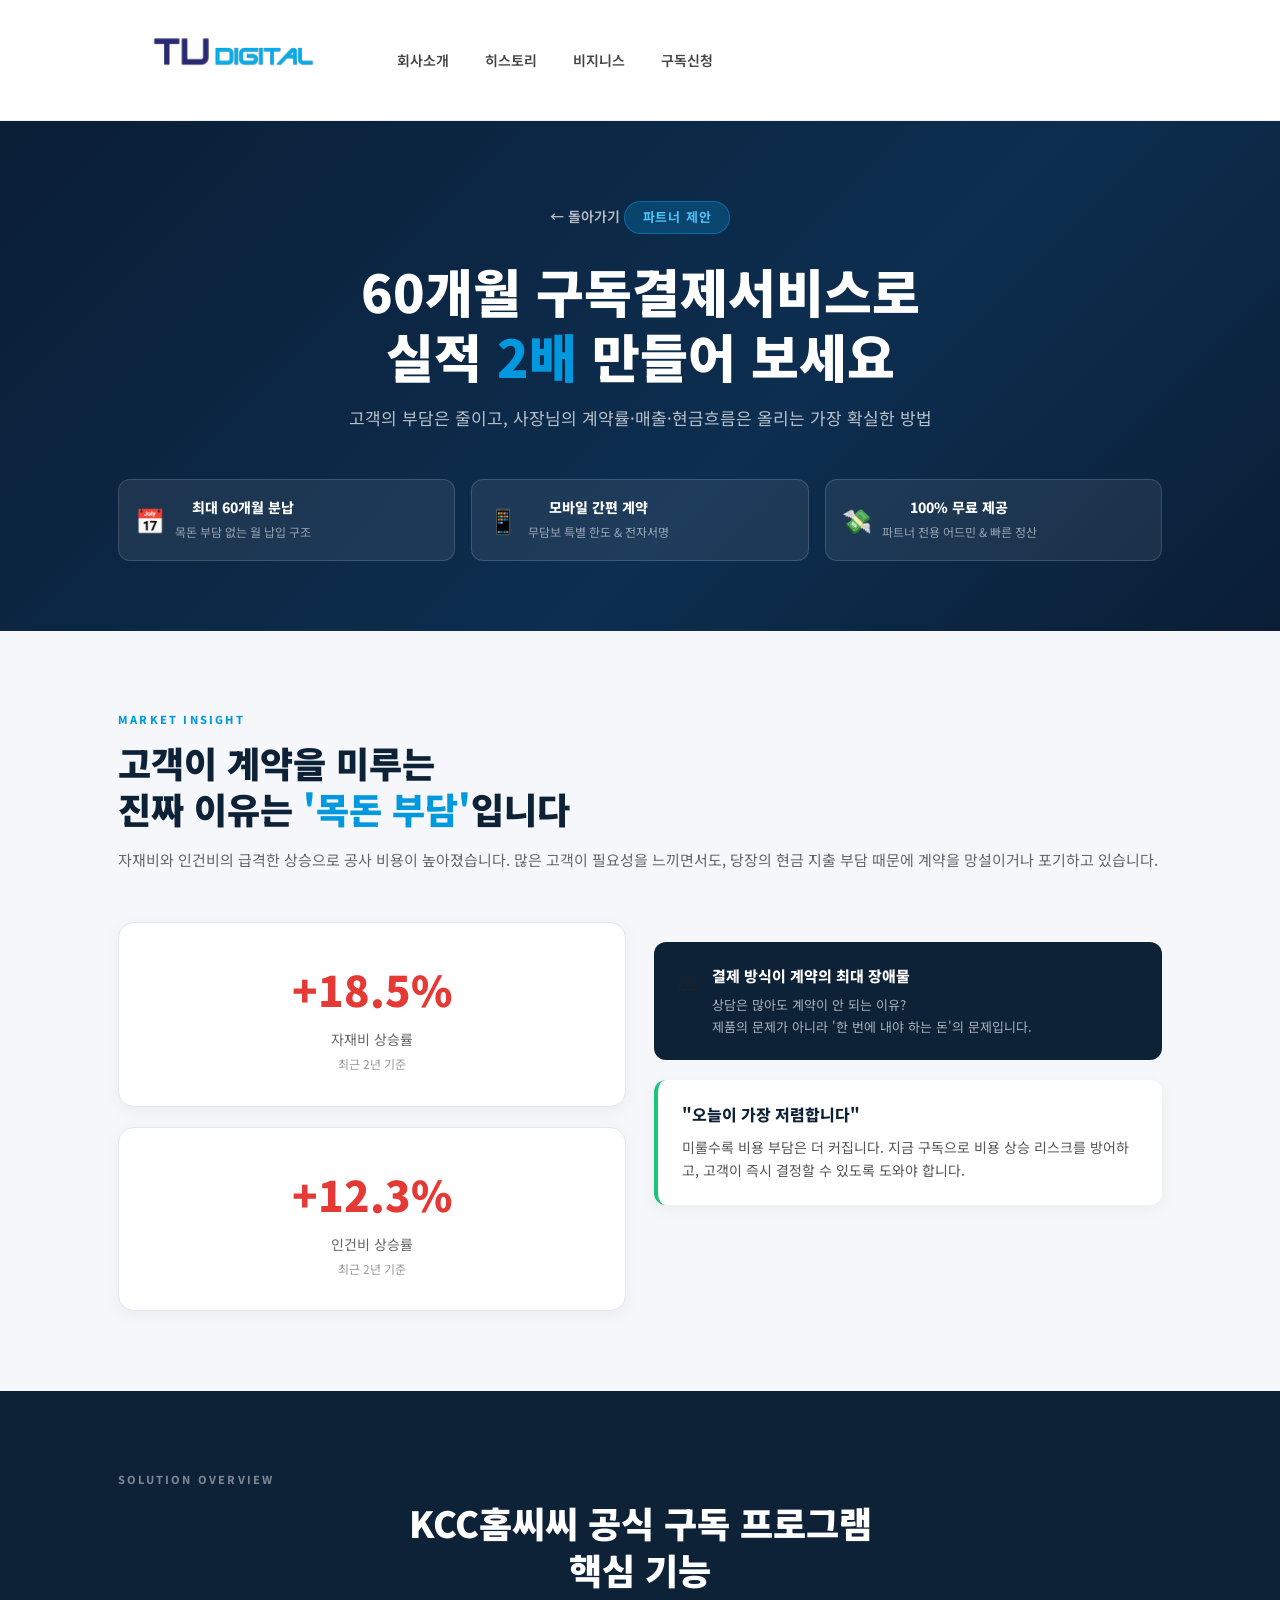
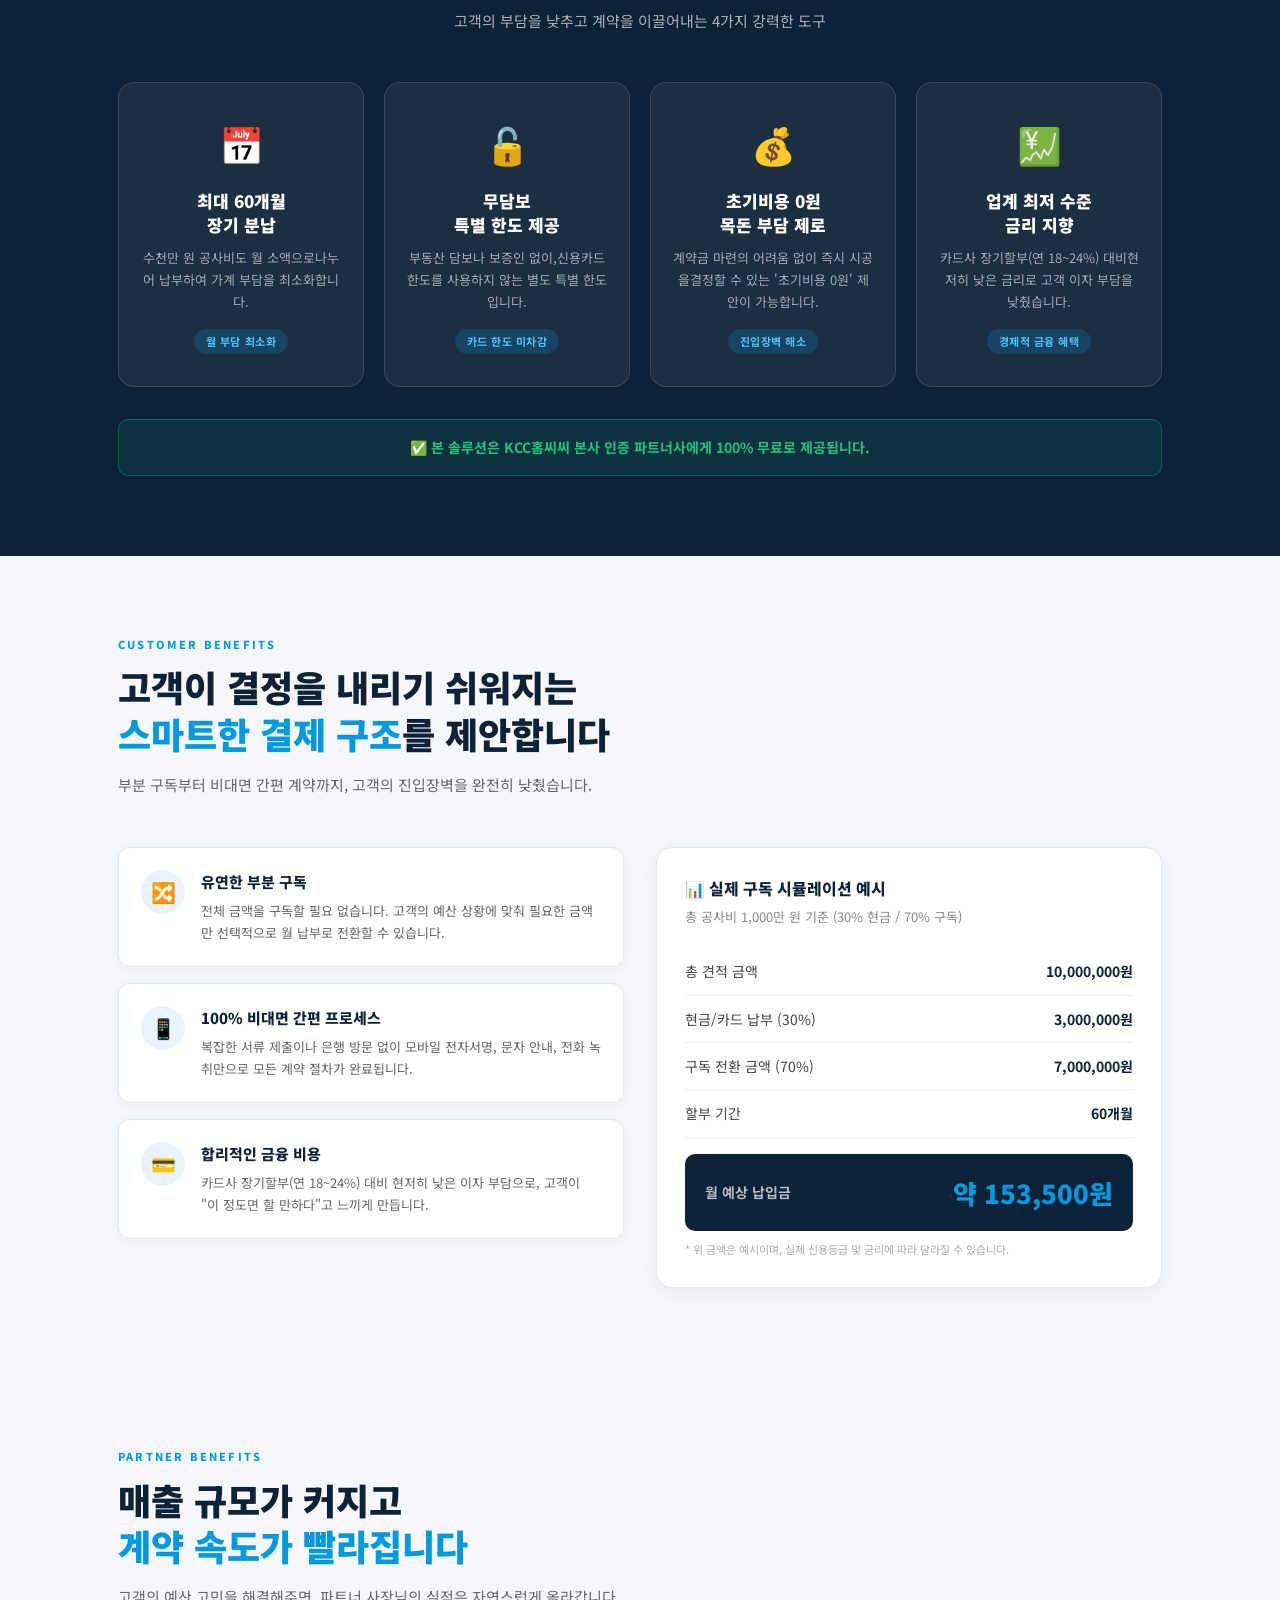
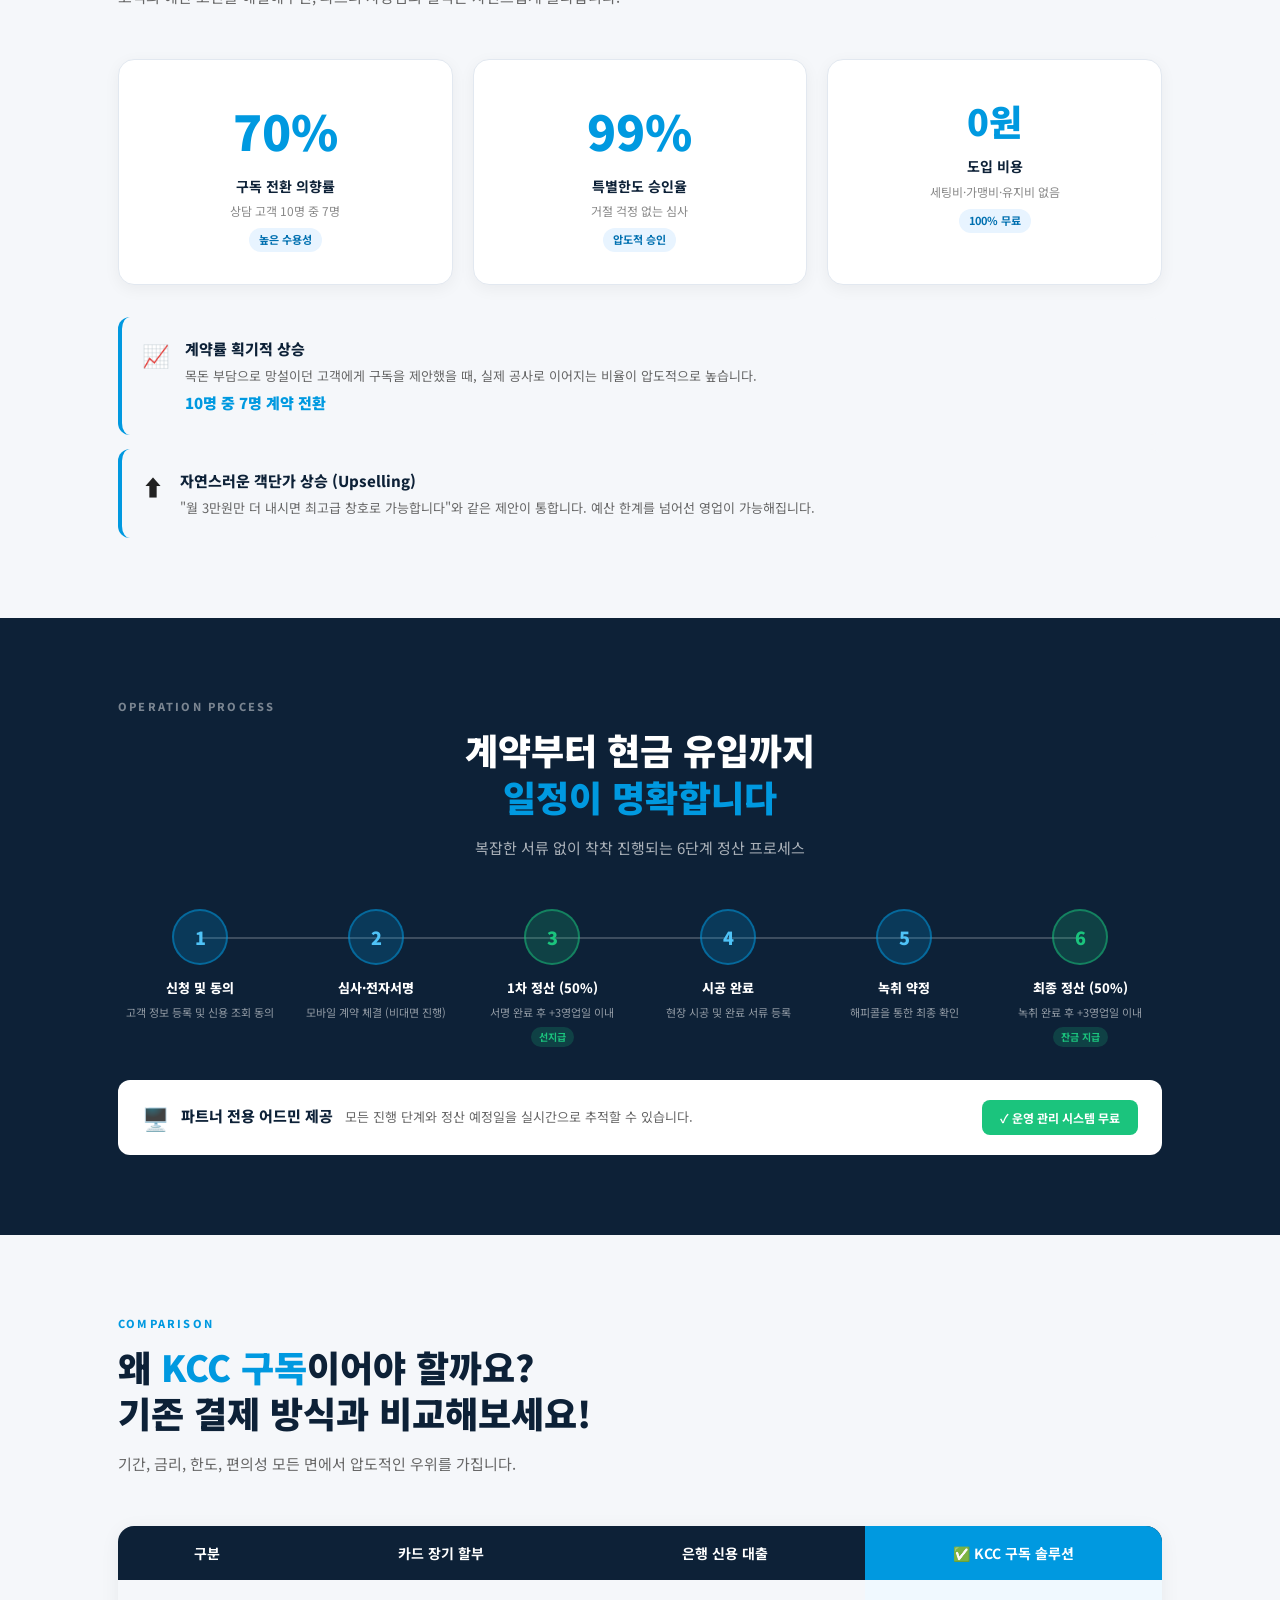
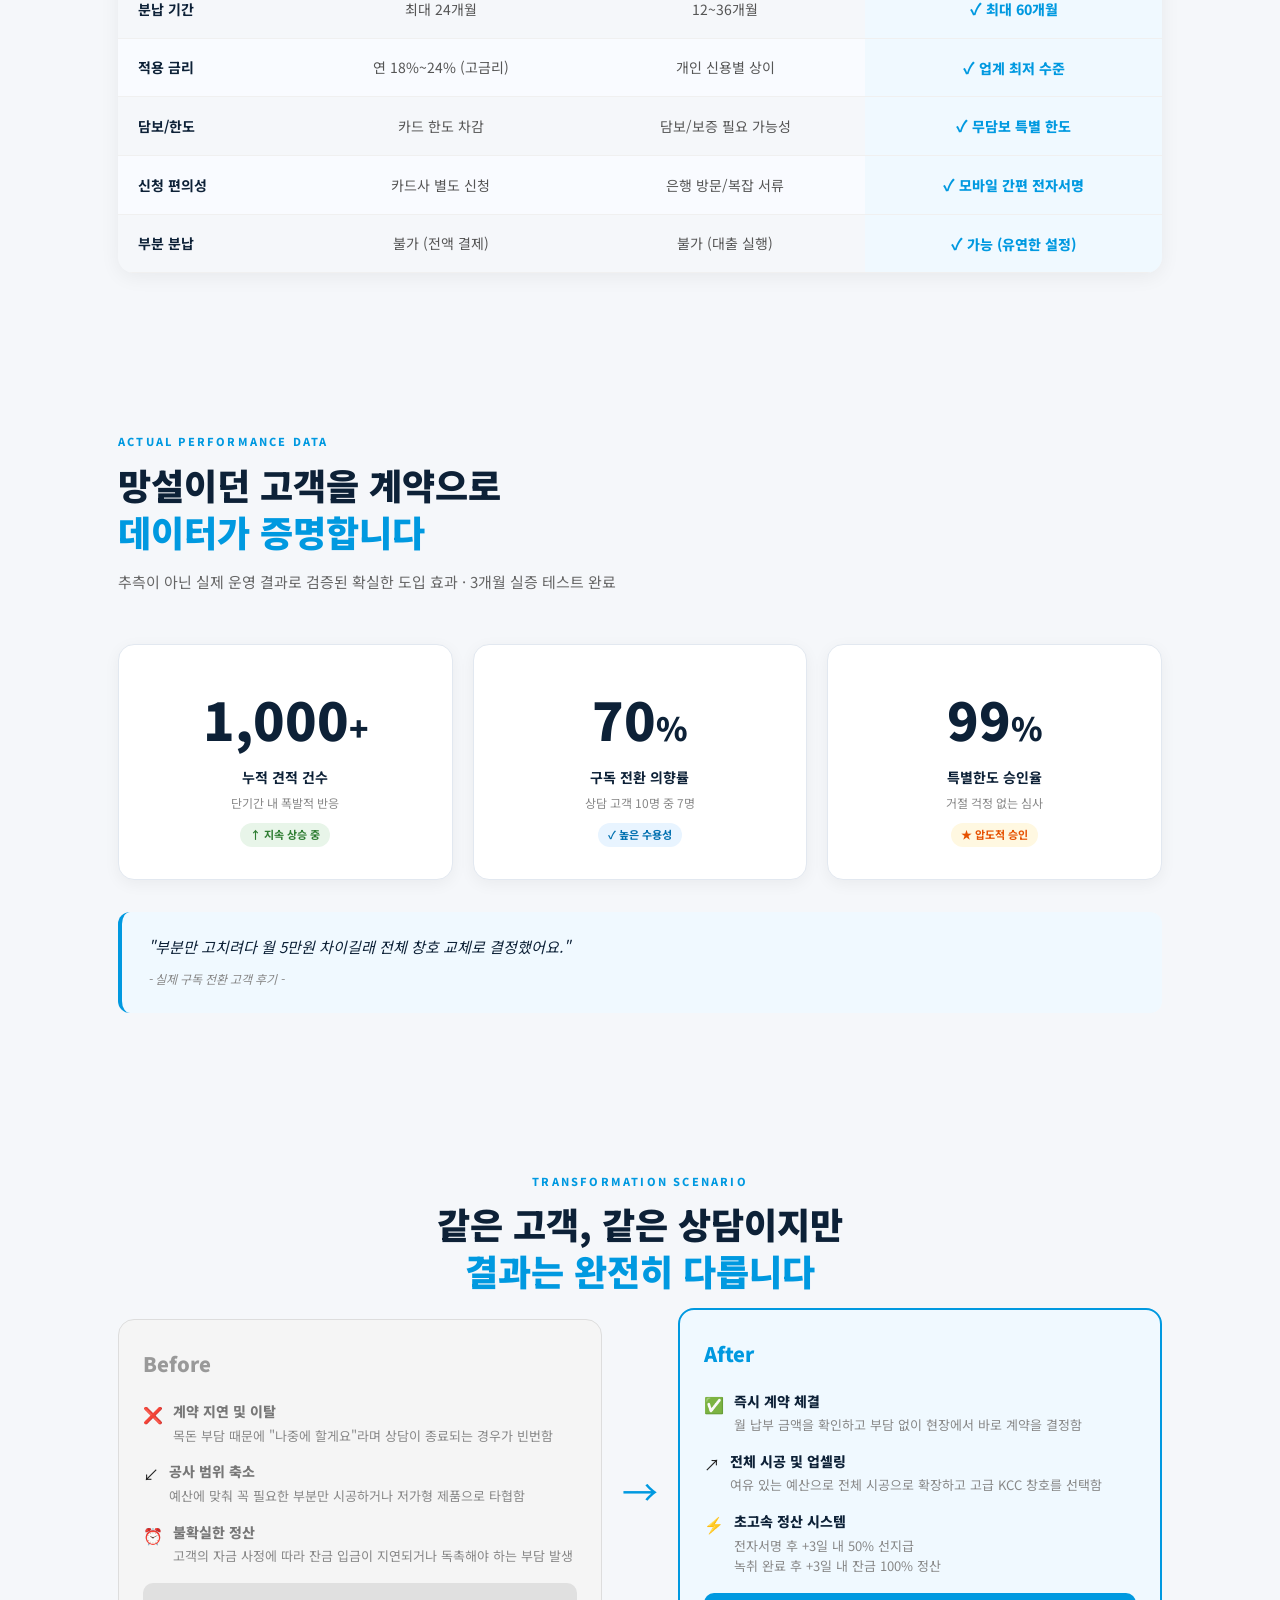
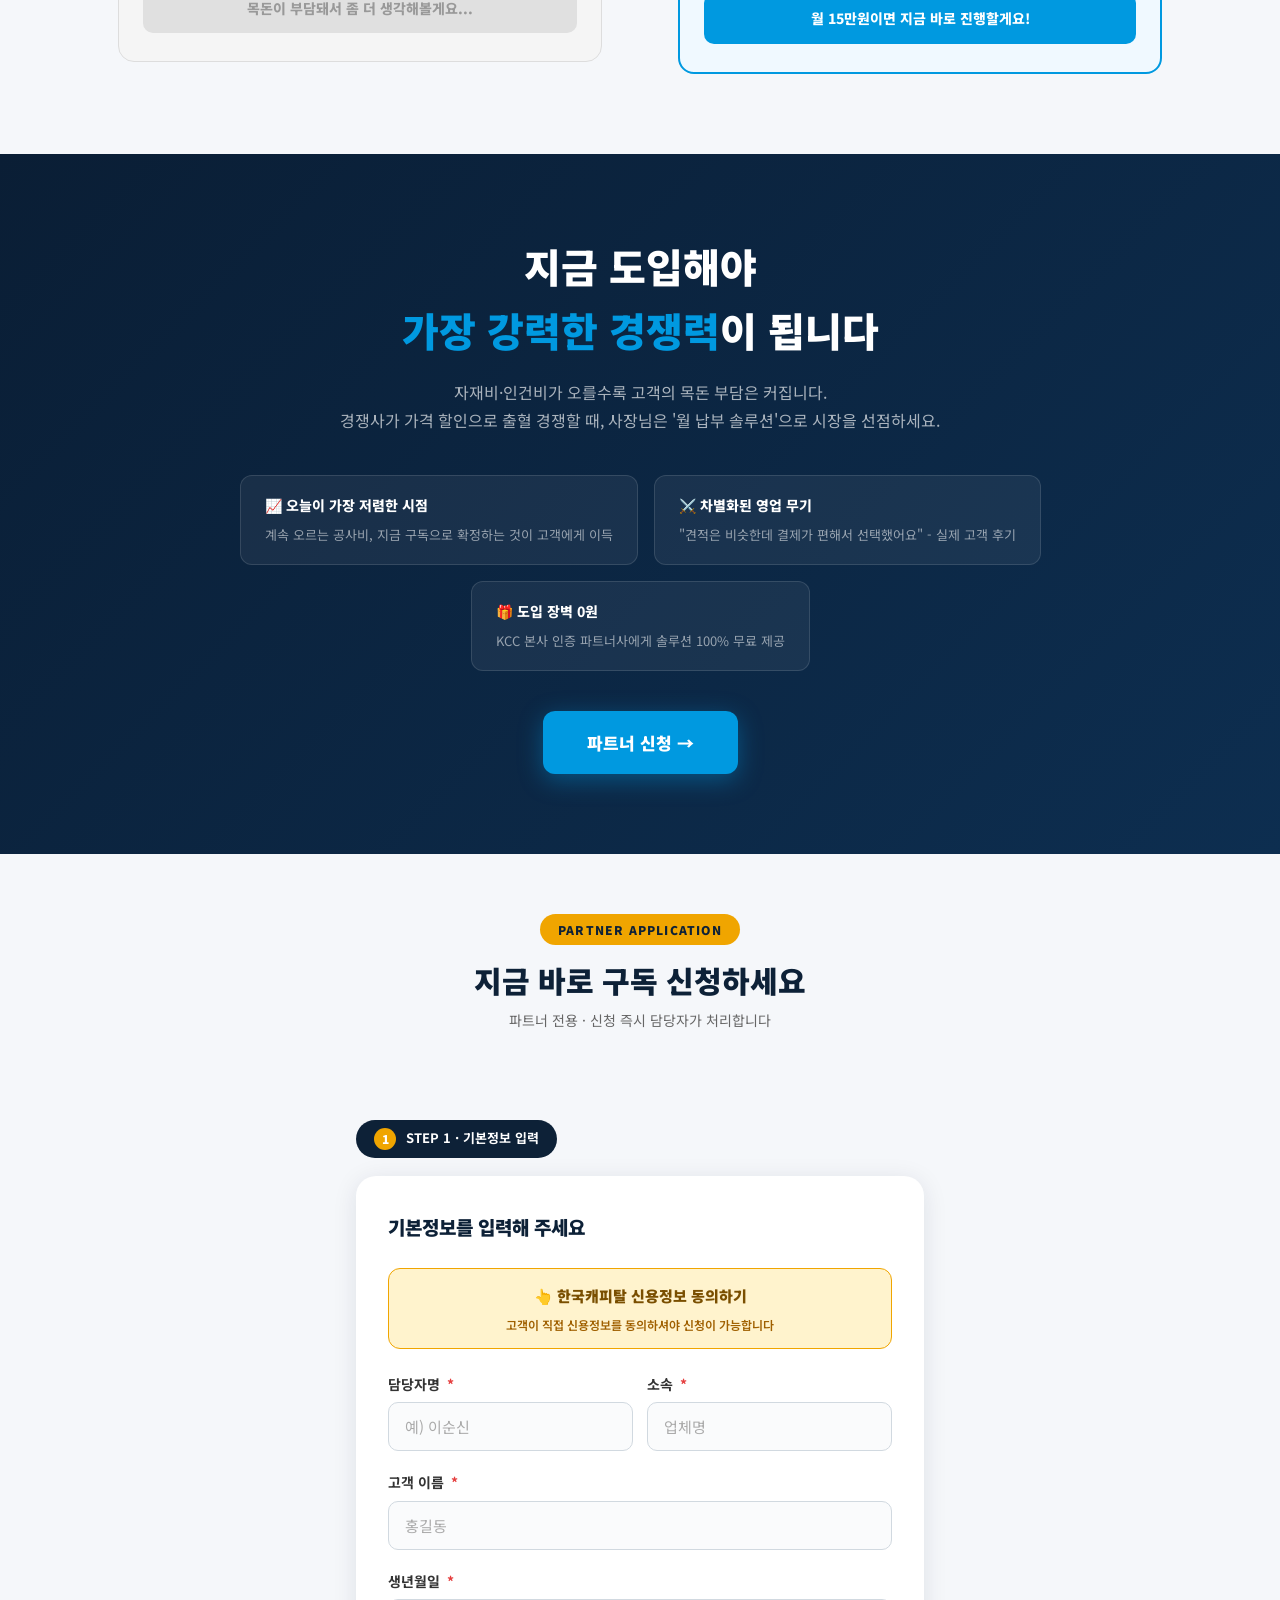
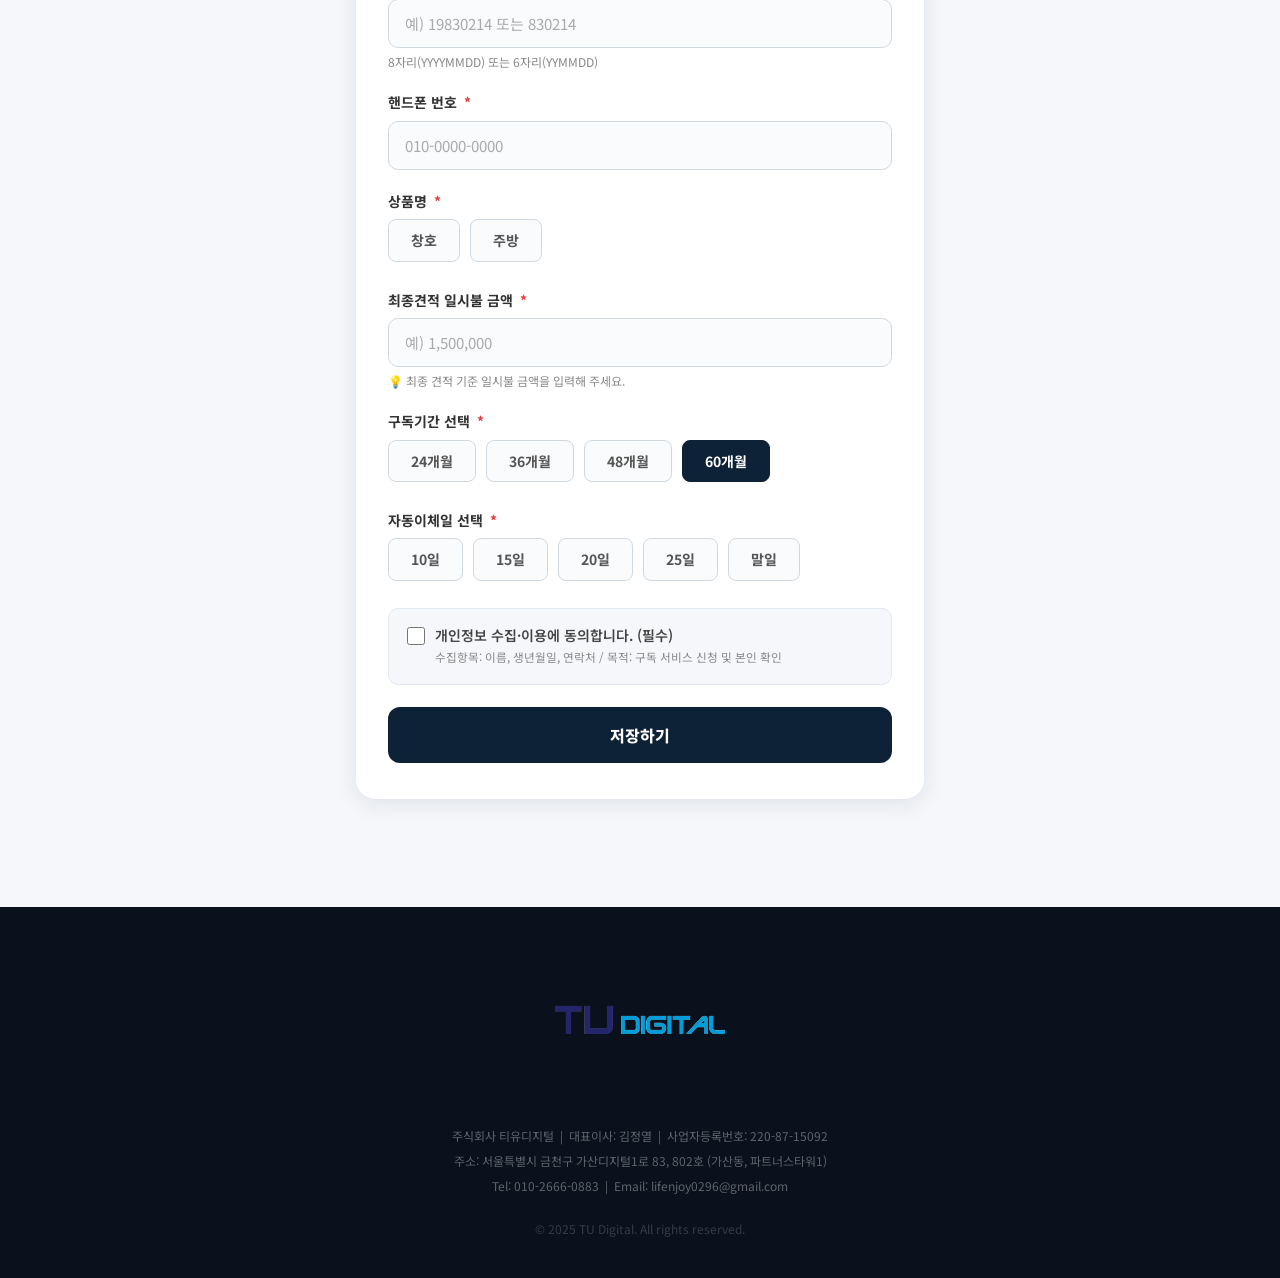
<file: partner.html>
﻿<!DOCTYPE html>
<!-- Created: 2026-06-16 -->
<html lang="ko">
<head>
  <meta charset="UTF-8" />
  <meta name="viewport" content="width=device-width, initial-scale=1.0" />
  <title>파트너 전용 구독신청 | KCC홈씨씨 · 티유디지털</title>
  <link href="https://fonts.googleapis.com/css2?family=Noto+Sans+KR:wght@400;600;700;900&display=swap" rel="stylesheet" />
  <link rel="stylesheet" href="static/style.css?v=10" />
  <style>
    /* 서비스 탭 바 */
    .service-tab-bar {
      background: #0d2137;
      padding: 16px 0;
      box-shadow: 0 4px 16px rgba(13,33,55,0.25);
    }
    .service-tab-bar .container {
      display: flex;
      gap: 14px;
      justify-content: center;
    }
    .stab {
      padding: 13px 32px;
      font-size: 15px;
      font-weight: 800;
      color: rgba(255,255,255,0.7);
      background: rgba(255,255,255,0.08);
      border: 1.5px solid rgba(255,255,255,0.15);
      border-radius: 50px;
      transition: all 0.18s;
      letter-spacing: 0.01em;
    }
    .stab:hover {
      background: rgba(255,255,255,0.15);
      color: #fff;
    }
    .stab.active {
      background: #fff;
      color: #0d2137;
      border-color: #fff;
    }
    .stab-mkt { background: #4fc3f7; color: #0a1e35 !important; border-color: #4fc3f7; }
    .stab-mkt:hover { background: #81d4fa; border-color: #81d4fa; }
    .stab-cta {
      background: #f0a500;
      color: #0d2137 !important;
      border-color: #f0a500;
    }
    .stab-cta:hover {
      background: #ffc107;
      border-color: #ffc107;
    }

    /* KCC 페이지 전용 */
    .kcc-blue { color: #0099e0; }
    .kcc-red  { color: #e53935; }
    .kcc-green{ color: #1bc47d; }

    /* 히어로 */
    .kcc-hero {
      background: linear-gradient(135deg, #0a1e35 0%, #0d2e50 60%, #0a1e35 100%);
      color: #fff;
      padding: 80px 0 70px;
      text-align: center;
    }
    .kcc-hero .badge {
      display: inline-block;
      background: rgba(0,153,224,0.25);
      border: 1px solid rgba(0,153,224,0.5);
      color: #4fc3f7;
      font-size: 13px;
      font-weight: 700;
      padding: 5px 18px;
      border-radius: 20px;
      margin-bottom: 24px;
      letter-spacing: 0.06em;
    }
    .kcc-hero h1 { font-size: clamp(28px,5vw,52px); font-weight: 900; line-height: 1.25; margin-bottom: 16px; word-break: keep-all; }
    .kcc-hero h1 em { color: #0099e0; font-style: normal; }
    .kcc-hero .sub { font-size: 17px; color: rgba(255,255,255,0.7); margin-bottom: 48px; }
    .hero-badges {
      display: flex; gap: 16px; justify-content: center; flex-wrap: nowrap;
    }
    .hero-badge-item {
      display: flex; align-items: center; gap: 10px;
      background: rgba(255,255,255,0.07);
      border: 1px solid rgba(255,255,255,0.15);
      border-radius: 12px; padding: 16px 16px;
      flex: 1; min-width: 0;
    }
    .hero-badge-item .icon { font-size: 24px; }
    .hero-badge-item strong { display: block; font-size: 14px; font-weight: 800; color: #fff; }
    .hero-badge-item span { font-size: 12px; color: rgba(255,255,255,0.55); }

    /* 섹션 공통 */
    .sec { padding: 80px 0; }
    .sec.gray { background: #f5f7fa; }
    .sec.dark { background: #0d2137; color: #fff; }
    .sec.dark .sec-label { color: rgba(255,255,255,0.45); }
    .sec.dark .sec-title { color: #fff; }
    .sec.dark .sec-desc { color: rgba(255,255,255,0.65); }
    .sec-label { font-size: 11px; font-weight: 800; letter-spacing: 0.2em; color: #0099e0; margin-bottom: 10px; text-transform: uppercase; }
    .sec-title { font-size: clamp(22px,4vw,36px); font-weight: 900; line-height: 1.3; margin-bottom: 14px; color: #0d2137; word-break: keep-all; }
    .sec-desc { font-size: 15px; color: #666; line-height: 1.85; margin-bottom: 48px; word-break: keep-all; }

    /* 마켓 인사이트 */
    .insight-grid { display: grid; grid-template-columns: 1fr 1fr; gap: 28px; }
    .insight-stat {
      background: #fff; border-radius: 16px; padding: 32px 28px;
      border: 1.5px solid #e2e8f0; text-align: center;
      box-shadow: 0 4px 16px rgba(0,0,0,0.05);
    }
    .insight-stat .num { font-size: 42px; font-weight: 900; color: #e53935; margin-bottom: 6px; }
    .insight-stat .label { font-size: 14px; color: #666; }
    .insight-stat .sub2 { font-size: 12px; color: #999; margin-top: 4px; }
    .insight-box {
      background: #0d2137; border-radius: 12px; padding: 22px 24px;
      display: flex; gap: 14px; align-items: flex-start; margin-top: 20px;
    }
    .insight-box .bi { font-size: 20px; flex-shrink: 0; margin-top: 2px; }
    .insight-box h4 { font-size: 15px; font-weight: 800; color: #fff; margin-bottom: 6px; }
    .insight-box p { font-size: 13px; color: rgba(255,255,255,0.65); line-height: 1.7; }
    .insight-quote {
      background: #fff; border-radius: 12px; padding: 22px 24px;
      border-left: 4px solid #1bc47d; margin-top: 20px;
      box-shadow: 0 4px 16px rgba(0,0,0,0.05);
    }
    .insight-quote strong { font-size: 16px; font-weight: 800; color: #0d2137; display: block; margin-bottom: 8px; }
    .insight-quote p { font-size: 14px; color: #555; line-height: 1.7; }

    /* 4가지 핵심 기능 */
    .features4 { display: grid; grid-template-columns: repeat(4, 1fr); gap: 20px; }
    .f4-card {
      background: rgba(255,255,255,0.06); border: 1px solid rgba(255,255,255,0.12);
      border-radius: 16px; padding: 32px 22px; text-align: center;
      transition: background 0.2s;
    }
    .f4-card:hover { background: rgba(255,255,255,0.1); }
    .f4-icon { font-size: 36px; margin-bottom: 16px; }
    .f4-card h3 { font-size: 17px; font-weight: 900; color: #fff; margin-bottom: 10px; line-height: 1.4; }
    .f4-card p { font-size: 13px; color: rgba(255,255,255,0.6); line-height: 1.7; margin-bottom: 14px; }
    .f4-badge {
      display: inline-block; background: rgba(0,153,224,0.2);
      color: #4fc3f7; font-size: 11px; font-weight: 700;
      padding: 4px 12px; border-radius: 20px; letter-spacing: 0.05em;
    }
    .free-notice {
      margin-top: 32px; background: rgba(27,196,125,0.1);
      border: 1px solid rgba(27,196,125,0.3); border-radius: 10px;
      padding: 16px 24px; text-align: center; color: #1bc47d;
      font-size: 14px; font-weight: 700;
    }

    /* 고객 혜택 */
    .benefits-grid { display: grid; grid-template-columns: 1fr 1fr; gap: 32px; align-items: start; }
    .benefit-item {
      display: flex; gap: 16px; align-items: flex-start;
      background: #fff; border-radius: 12px; padding: 22px;
      border: 1.5px solid #e2e8f0; margin-bottom: 16px;
      box-shadow: 0 2px 12px rgba(0,0,0,0.04);
    }
    .benefit-item:last-child { margin-bottom: 0; }
    .b-icon {
      width: 44px; height: 44px; border-radius: 50%;
      background: #e8f4ff; display: flex; align-items: center;
      justify-content: center; font-size: 20px; flex-shrink: 0;
    }
    .benefit-item h4 { font-size: 15px; font-weight: 800; color: #0d2137; margin-bottom: 6px; }
    .benefit-item p { font-size: 13px; color: #666; line-height: 1.7; }
    .sim-box {
      background: #fff; border-radius: 16px; padding: 28px;
      border: 1.5px solid #e2e8f0; box-shadow: 0 4px 20px rgba(0,0,0,0.06);
    }
    .sim-box h4 { font-size: 16px; font-weight: 800; color: #0d2137; margin-bottom: 6px; }
    .sim-box .sim-sub { font-size: 13px; color: #888; margin-bottom: 20px; }
    .sim-row {
      display: flex; justify-content: space-between; align-items: center;
      padding: 12px 0; border-bottom: 1px solid #f0f0f0; font-size: 14px; color: #444;
    }
    .sim-row:last-of-type { border-bottom: none; }
    .sim-row strong { color: #0d2137; font-weight: 700; }
    .sim-total {
      background: #0d2137; border-radius: 10px; padding: 18px 20px;
      margin-top: 16px; display: flex; justify-content: space-between; align-items: center;
    }
    .sim-total span { font-size: 14px; color: rgba(255,255,255,0.7); font-weight: 700; }
    .sim-total strong { font-size: 26px; font-weight: 900; color: #0099e0; }
    .sim-note { font-size: 11px; color: #aaa; margin-top: 10px; }

    /* 파트너 혜택 */
    .partner-stats { display: grid; grid-template-columns: repeat(3, 1fr); gap: 20px; margin-bottom: 32px; }
    .ps-card {
      background: #fff; border-radius: 16px; padding: 32px 20px; text-align: center;
      border: 1.5px solid #e2e8f0; box-shadow: 0 4px 16px rgba(0,0,0,0.05);
    }
    .ps-num { font-size: 48px; font-weight: 900; color: #0099e0; margin-bottom: 6px; }
    .ps-label { font-size: 14px; font-weight: 700; color: #0d2137; margin-bottom: 4px; }
    .ps-sub { font-size: 12px; color: #888; }
    .ps-tag { display: inline-block; background: #e8f4ff; color: #0070b0; font-size: 11px; font-weight: 700; padding: 3px 10px; border-radius: 20px; margin-top: 8px; }
    .pb-items { display: grid; grid-template-columns: 1fr; gap: 14px; }
    .pb-item {
      display: flex; gap: 16px; align-items: flex-start;
      background: #f5f7fa; border-radius: 12px; padding: 20px;
      border-left: 4px solid #0099e0;
    }
    .pb-item .pi { font-size: 22px; flex-shrink: 0; }
    .pb-item h4 { font-size: 15px; font-weight: 800; color: #0d2137; margin-bottom: 5px; }
    .pb-item p { font-size: 13px; color: #666; line-height: 1.6; }
    .pb-item .highlight { font-size: 15px; font-weight: 900; color: #0099e0; display: block; margin-top: 4px; }

    /* 6단계 프로세스 */
    .process-steps { display: grid; grid-template-columns: repeat(6, 1fr); gap: 12px; position: relative; }
    .process-steps::before {
      content: ''; position: absolute; top: 28px; left: 8%; right: 8%;
      height: 2px; background: rgba(255,255,255,0.2); z-index: 0;
    }
    .step {
      text-align: center; position: relative; z-index: 1;
    }
    .step-num {
      width: 56px; height: 56px; border-radius: 50%; background: rgba(0,153,224,0.2);
      border: 2px solid rgba(0,153,224,0.5); display: flex; align-items: center;
      justify-content: center; font-size: 18px; font-weight: 900;
      color: #4fc3f7; margin: 0 auto 14px;
    }
    .step.money .step-num { background: rgba(27,196,125,0.2); border-color: rgba(27,196,125,0.5); color: #1bc47d; }
    .step h4 { font-size: 13px; font-weight: 800; color: #fff; margin-bottom: 6px; line-height: 1.4; }
    .step p { font-size: 11px; color: rgba(255,255,255,0.55); line-height: 1.6; }
    .step .pay-badge {
      display: inline-block; background: rgba(27,196,125,0.2); color: #1bc47d;
      font-size: 10px; font-weight: 700; padding: 2px 8px; border-radius: 10px; margin-top: 6px;
    }
    .admin-notice {
      margin-top: 32px; background: #fff; border-radius: 12px; padding: 20px 24px;
      display: flex; justify-content: space-between; align-items: center;
    }
    .admin-notice div { display: flex; gap: 12px; align-items: center; }
    .admin-notice .ai { font-size: 22px; }
    .admin-notice h4 { font-size: 15px; font-weight: 800; color: #0d2137; margin-bottom: 3px; }
    .admin-notice p { font-size: 13px; color: #666; }
    .admin-badge { background: #1bc47d; color: #fff; font-size: 12px; font-weight: 700; padding: 8px 18px; border-radius: 8px; white-space: nowrap; }

    /* 비교표 */
    .compare-wrap { overflow-x: auto; -webkit-overflow-scrolling: touch; border-radius: 16px; box-shadow: 0 4px 20px rgba(0,0,0,0.06); }
    .compare-table { width: 100%; min-width: 540px; border-collapse: collapse; }
    .compare-table th, .compare-table td { padding: 16px 20px; text-align: center; font-size: 14px; }
    .compare-table thead tr { background: #0d2137; color: #fff; }
    .compare-table thead th { font-weight: 700; }
    .compare-table thead th.best { background: #0099e0; }
    .compare-table tbody tr { border-bottom: 1px solid #f0f0f0; }
    .compare-table tbody tr:nth-child(even) { background: #f9fbff; }
    .compare-table tbody td { color: #555; }
    .compare-table tbody td.row-label { font-weight: 700; color: #0d2137; text-align: left; }
    .compare-table tbody td.best-col { color: #0099e0; font-weight: 800; background: #f0f9ff; }
    .check { color: #0099e0; font-size: 16px; margin-right: 4px; }

    /* 실적 데이터 */
    .perf-stats { display: grid; grid-template-columns: repeat(3, 1fr); gap: 20px; margin-bottom: 32px; }
    .perf-card {
      background: #fff; border-radius: 16px; padding: 32px 20px; text-align: center;
      border: 1.5px solid #e2e8f0; box-shadow: 0 4px 16px rgba(0,0,0,0.05);
    }
    .perf-num { font-size: 52px; font-weight: 900; color: #0d2137; margin-bottom: 6px; }
    .perf-label { font-size: 14px; font-weight: 700; color: #0d2137; margin-bottom: 4px; }
    .perf-sub { font-size: 12px; color: #888; margin-bottom: 8px; }
    .perf-tag { display: inline-block; font-size: 11px; font-weight: 700; padding: 3px 10px; border-radius: 20px; }
    .perf-tag.up { background: #e8f5e9; color: #2e7d32; }
    .perf-tag.check2 { background: #e8f4ff; color: #0070b0; }
    .perf-tag.star { background: #fff8e1; color: #e65100; }
    .quote-box {
      background: #f0f9ff; border-radius: 12px; padding: 22px 26px;
      border-left: 4px solid #0099e0;
    }
    .quote-box p { font-size: 15px; color: #0d2137; line-height: 1.7; font-style: italic; margin-bottom: 6px; }
    .quote-box cite { font-size: 12px; color: #888; }

    /* Before/After */
    .ba-grid { display: grid; grid-template-columns: 1fr auto 1fr; gap: 20px; align-items: center; }
    .ba-card { border-radius: 16px; padding: 28px 24px; }
    .ba-card.before { background: #f5f5f5; border: 1.5px solid #ddd; }
    .ba-card.after  { background: #f0f9ff; border: 2px solid #0099e0; }
    .ba-head { font-size: 20px; font-weight: 900; margin-bottom: 20px; }
    .ba-card.before .ba-head { color: #999; }
    .ba-card.after  .ba-head { color: #0099e0; }
    .ba-item { display: flex; gap: 10px; align-items: flex-start; margin-bottom: 14px; }
    .ba-icon { font-size: 16px; flex-shrink: 0; margin-top: 2px; }
    .ba-item h5 { font-size: 14px; font-weight: 800; margin-bottom: 3px; }
    .ba-card.before .ba-item h5 { color: #777; }
    .ba-card.after  .ba-item h5 { color: #0d2137; }
    .ba-item p { font-size: 13px; color: #888; line-height: 1.6; }
    .ba-cta {
      margin-top: 16px; padding: 14px; border-radius: 10px;
      text-align: center; font-size: 14px; font-weight: 800;
    }
    .ba-card.before .ba-cta { background: #e0e0e0; color: #999; }
    .ba-card.after  .ba-cta { background: #0099e0; color: #fff; }
    .ba-arrow { font-size: 36px; color: #0099e0; text-align: center; }

    /* 최종 CTA */
    .cta-section {
      background: linear-gradient(135deg, #0a1e35 0%, #0d2e50 100%);
      padding: 80px 0; text-align: center; color: #fff;
    }
    .cta-section h2 { font-size: clamp(24px,4vw,40px); font-weight: 900; margin-bottom: 16px; word-break: keep-all; }
    .cta-section h2 em { color: #0099e0; font-style: normal; }
    .cta-section p { font-size: 16px; color: rgba(255,255,255,0.65); margin-bottom: 40px; line-height: 1.8; }
    .cta-points { display: flex; gap: 16px; justify-content: center; flex-wrap: wrap; margin-bottom: 40px; }
    .cta-point {
      background: rgba(255,255,255,0.06); border: 1px solid rgba(255,255,255,0.12);
      border-radius: 12px; padding: 18px 24px; text-align: left; min-width: 200px;
    }
    .cta-point strong { display: block; font-size: 14px; font-weight: 800; color: #fff; margin-bottom: 4px; }
    .cta-point span { font-size: 13px; color: rgba(255,255,255,0.55); }
    .btn-kcc {
      display: inline-block; background: #0099e0; color: #fff;
      font-size: 17px; font-weight: 900; padding: 18px 44px; border-radius: 12px;
      transition: background 0.15s, transform 0.1s; box-shadow: 0 6px 24px rgba(0,153,224,0.4);
    }
    .btn-kcc:hover { background: #0077b0; transform: translateY(-2px); }

    /* 헤더 */
    .back-link { display: inline-block; color: rgba(255,255,255,0.7); font-size: 14px; font-weight: 600; margin-bottom: 20px; transition: color 0.15s; }
    .back-link:hover { color: #fff; }

    @media (max-width: 900px) {
      .features4 { grid-template-columns: repeat(2, 1fr); }
      .benefits-grid { grid-template-columns: 1fr; }
      .process-steps { grid-template-columns: repeat(3, 1fr); }
      .process-steps::before { display: none; }
      .ba-grid { grid-template-columns: 1fr; }
      .ba-arrow { transform: rotate(90deg); }
      .cta-points { flex-direction: column; align-items: center; }
      .partner-stats { grid-template-columns: 1fr 1fr; }
      .perf-stats { grid-template-columns: 1fr; }
      .insight-grid { grid-template-columns: 1fr; }
    }
    .mobile-only { display: none; }
    br.m-br { display: none; }
    @media (max-width: 640px) {
      .header-inner { height: 110px !important; justify-content: center !important; }
      .logo img { height: 100px !important; }
      .desktop-only { display: none !important; }
      .mobile-only { display: block !important; }
      br.m-br { display: block; }
      .compare-table { min-width: unset; width: 100%; }
      .compare-table th:first-child,
      .compare-table td:first-child { display: none; }
      .compare-table th, .compare-table td { padding: 10px 8px; font-size: 12px; }
      .compare-table thead th.best { font-size: 11px; }
      .compare-wrap { border-radius: 10px; }
      .nav-toggle { display: none !important; }
      .nav { display: none !important; }
      .btn-header { display: none !important; }
      .kcc-hero { padding: 56px 0 48px; }
      .kcc-hero .sub { font-size: 15px; margin-bottom: 28px; }
      .hero-badge-item { padding: 12px 16px; gap: 10px; }
      .hero-badge-item .icon { font-size: 20px; }
      .hero-badge-item strong { font-size: 13px; }
      .sec { padding: 60px 0; }
      .cta-section { padding: 56px 0; }
      .admin-notice { flex-direction: column; align-items: flex-start; gap: 14px; padding: 18px; }
      .admin-badge { text-align: center; width: 100%; }
      .sim-box { padding: 20px 16px; }
      .sim-total strong { font-size: 22px; }
    }
    @media (max-width: 540px) {
      .features4 { grid-template-columns: 1fr; }
      .process-steps { grid-template-columns: repeat(2, 1fr); }
      .partner-stats { grid-template-columns: 1fr; }
    }
    @media (max-width: 480px) {
      .service-tab-bar { padding: 12px 0; }
      .service-tab-bar .container { gap: 8px; }
      .stab { padding: 10px 16px; font-size: 13px; }
      .hero-badges { flex-direction: column; align-items: stretch; }
      .perf-num { font-size: 40px; }
      .cta-point { min-width: unset; width: 100%; }
    }
    @media (max-width: 360px) {
      .stab { padding: 9px 12px; font-size: 12px; }
    }  </style>
  <script src="dev-mock.js"></script>
</head>
<body>

<!-- 헤더 -->
<header class="header">
  <div class="container header-inner">
    <a href="index.html" class="logo">
      <img src="static/logo.png" alt="티유디지털 로고" onerror="this.style.display='none'" />
    </a>
    <nav class="nav">
      <a href="index.html#about">회사소개</a>
      <a href="history.html">히스토리</a>
      <a href="index.html#services">비지니스</a>
      <a href="partner.html">구독신청</a>
    </nav>

    <button class="nav-toggle" onclick="toggleNav()" style="display:none">☰</button>
  </div>
  <div class="mobile-nav" id="mobileNav">
    <a href="index.html#about">회사소개</a>
    <a href="history.html">히스토리</a>
    <a href="index.html#services">비지니스</a>
    <a href="partner.html">구독신청</a>
  </div>
</header>

<!-- ══ 히어로 ══ -->
<section class="kcc-hero">
  <div class="container">
    <a href="index.html" class="back-link">← 돌아가기</a>
    <div class="badge">파트너 제안</div>
    <h1>60개월 구독결제서비스로<br>실적 <em>2배</em> 만들어 보세요</h1>
    <p class="sub desktop-only">고객의 부담은 줄이고, 사장님의 계약률·매출·현금흐름은 올리는 가장 확실한 방법</p>
    <div class="hero-badges">
      <div class="hero-badge-item">
        <div class="icon">📅</div>
        <div>
          <strong>최대 60개월 분납</strong>
          <span>목돈 부담 없는 월 납입 구조</span>
        </div>
      </div>
      <div class="hero-badge-item">
        <div class="icon">📱</div>
        <div>
          <strong>모바일 간편 계약</strong>
          <span>무담보 특별 한도 & 전자서명</span>
        </div>
      </div>
      <div class="hero-badge-item">
        <div class="icon">💸</div>
        <div>
          <strong>100% 무료 제공</strong>
          <span>파트너 전용 어드민 & 빠른 정산</span>
        </div>
      </div>
    </div>
  </div>
</section>

<!-- ══ 마켓 인사이트 ══ -->
<section class="sec gray">
  <div class="container">
    <div class="sec-label">Market Insight</div>
    <h2 class="sec-title">고객이 계약을 미루는<br>진짜 이유는 <span class="kcc-blue">'목돈 부담'</span>입니다</h2>
    <p class="sec-desc">자재비와 인건비의 급격한 상승으로 공사 비용이 높아졌습니다. 많은 고객이 필요성을 느끼면서도, 당장의 현금 지출 부담 때문에 계약을 망설이거나 포기하고 있습니다.</p>
    <div class="insight-grid">
      <div>
        <div class="insight-stat" style="margin-bottom:20px;">
          <div class="num">+18.5%</div>
          <div class="label">자재비 상승률</div>
          <div class="sub2">최근 2년 기준</div>
        </div>
        <div class="insight-stat">
          <div class="num">+12.3%</div>
          <div class="label">인건비 상승률</div>
          <div class="sub2">최근 2년 기준</div>
        </div>
      </div>
      <div>
        <div class="insight-box">
          <div class="bi">⚠️</div>
          <div>
            <h4>결제 방식이 계약의 최대 장애물</h4>
            <p>상담은 많아도 계약이 안 되는 이유?<br>제품의 문제가 아니라 '한 번에 내야 하는 돈'의 문제입니다.</p>
          </div>
        </div>
        <div class="insight-quote">
          <strong>"오늘이 가장 저렴합니다"</strong>
          <p>미룰수록 비용 부담은 더 커집니다. 지금 구독으로 비용 상승 리스크를 방어하고, 고객이 즉시 결정할 수 있도록 도와야 합니다.</p>
        </div>
      </div>
    </div>
  </div>
</section>

<!-- ══ 핵심 기능 4가지 ══ -->
<section class="sec dark">
  <div class="container">
    <div class="sec-label">Solution Overview</div>
    <h2 class="sec-title" style="text-align:center;">KCC홈씨씨 공식 구독 프로그램<br>핵심 기능</h2>
    <p class="sec-desc desktop-only" style="text-align:center;">고객의 부담을 낮추고 계약을 이끌어내는 4가지 강력한 도구</p>
    <p class="mobile-only" style="text-align:center;font-size:20px;font-weight:900;color:#F7C948;margin-bottom:20px;letter-spacing:-0.5px;">🎁 4가지 빅혜택</p>
    <div class="features4">
      <div class="f4-card">
        <div class="f4-icon">📅</div>
        <h3>최대 60개월<br>장기 분납</h3>
        <p>수천만 원 공사비도 월 소액으로<br class="m-br">나누어 납부하여 가계 부담을 최소화합니다.</p>
        <span class="f4-badge">월 부담 최소화</span>
      </div>
      <div class="f4-card">
        <div class="f4-icon">🔓</div>
        <h3>무담보<br>특별 한도 제공</h3>
        <p>부동산 담보나 보증인 없이,<br class="m-br">신용카드 한도를 사용하지 않는 별도 특별 한도입니다.</p>
        <span class="f4-badge">카드 한도 미차감</span>
      </div>
      <div class="f4-card">
        <div class="f4-icon">💰</div>
        <h3>초기비용 0원<br>목돈 부담 제로</h3>
        <p>계약금 마련의 어려움 없이 즉시 시공을<br class="m-br">결정할 수 있는 '초기비용 0원' 제안이 가능합니다.</p>
        <span class="f4-badge">진입장벽 해소</span>
      </div>
      <div class="f4-card">
        <div class="f4-icon">💹</div>
        <h3>업계 최저 수준<br>금리 지향</h3>
        <p>카드사 장기할부(연 18~24%) 대비<br class="m-br">현저히 낮은 금리로 고객 이자 부담을 낮췄습니다.</p>
        <span class="f4-badge">경제적 금융 혜택</span>
      </div>
    </div>
    <div class="free-notice">✅ 본 솔루션은 KCC홈씨씨 본사 인증 파트너사에게 100% 무료로 제공됩니다.</div>
  </div>
</section>

<!-- ══ 고객 혜택 ══ -->
<section class="sec">
  <div class="container">
    <div class="sec-label">Customer Benefits</div>
    <h2 class="sec-title">고객이 결정을 내리기 쉬워지는<br><span class="kcc-blue">스마트한 결제 구조</span>를 제안합니다</h2>
    <p class="sec-desc">부분 구독부터 비대면 간편 계약까지, 고객의 진입장벽을 완전히 낮췄습니다.</p>
    <div class="benefits-grid">
      <div>
        <div class="benefit-item">
          <div class="b-icon">🔀</div>
          <div>
            <h4>유연한 부분 구독</h4>
            <p>전체 금액을 구독할 필요 없습니다. 고객의 예산 상황에 맞춰 필요한 금액만 선택적으로 월 납부로 전환할 수 있습니다.</p>
          </div>
        </div>
        <div class="benefit-item">
          <div class="b-icon">📱</div>
          <div>
            <h4>100% 비대면 간편 프로세스</h4>
            <p>복잡한 서류 제출이나 은행 방문 없이 모바일 전자서명, 문자 안내, 전화 녹취만으로 모든 계약 절차가 완료됩니다.</p>
          </div>
        </div>
        <div class="benefit-item">
          <div class="b-icon">💳</div>
          <div>
            <h4>합리적인 금융 비용</h4>
            <p>카드사 장기할부(연 18~24%) 대비 현저히 낮은 이자 부담으로, 고객이 "이 정도면 할 만하다"고 느끼게 만듭니다.</p>
          </div>
        </div>
      </div>
      <div class="sim-box">
        <h4>📊 실제 구독 시뮬레이션 예시</h4>
        <p class="sim-sub">총 공사비 1,000만 원 기준 (30% 현금 / 70% 구독)</p>
        <div class="sim-row"><span>총 견적 금액</span><strong>10,000,000원</strong></div>
        <div class="sim-row"><span>현금/카드 납부 (30%)</span><strong>3,000,000원</strong></div>
        <div class="sim-row"><span>구독 전환 금액 (70%)</span><strong>7,000,000원</strong></div>
        <div class="sim-row"><span>할부 기간</span><strong>60개월</strong></div>
        <div class="sim-total">
          <span>월 예상 납입금</span>
          <strong>약 153,500원</strong>
        </div>
        <p class="sim-note">* 위 금액은 예시이며, 실제 신용등급 및 금리에 따라 달라질 수 있습니다.</p>
      </div>
    </div>
  </div>
</section>

<!-- ══ 파트너 혜택 ══ -->
<section class="sec gray">
  <div class="container">
    <div class="sec-label">Partner Benefits</div>
    <h2 class="sec-title">매출 규모가 커지고<br><span class="kcc-blue">계약 속도가 빨라집니다</span></h2>
    <p class="sec-desc">고객의 예산 고민을 해결해주면, 파트너 사장님의 실적은 자연스럽게 올라갑니다.</p>
    <div class="partner-stats">
      <div class="ps-card">
        <div class="ps-num">70%</div>
        <div class="ps-label">구독 전환 의향률</div>
        <div class="ps-sub">상담 고객 10명 중 7명</div>
        <span class="ps-tag">높은 수용성</span>
      </div>
      <div class="ps-card">
        <div class="ps-num">99%</div>
        <div class="ps-label">특별한도 승인율</div>
        <div class="ps-sub">거절 걱정 없는 심사</div>
        <span class="ps-tag">압도적 승인</span>
      </div>
      <div class="ps-card">
        <div class="ps-num" style="font-size:36px;">0원</div>
        <div class="ps-label">도입 비용</div>
        <div class="ps-sub">세팅비·가맹비·유지비 없음</div>
        <span class="ps-tag">100% 무료</span>
      </div>
    </div>
    <div class="pb-items">
      <div class="pb-item">
        <div class="pi">📈</div>
        <div>
          <h4>계약률 획기적 상승</h4>
          <p>목돈 부담으로 망설이던 고객에게 구독을 제안했을 때, 실제 공사로 이어지는 비율이 압도적으로 높습니다.</p>
          <span class="highlight">10명 중 7명 계약 전환</span>
        </div>
      </div>
      <div class="pb-item">
        <div class="pi">⬆️</div>
        <div>
          <h4>자연스러운 객단가 상승 (Upselling)</h4>
          <p>"월 3만원만 더 내시면 최고급 창호로 가능합니다"와 같은 제안이 통합니다. 예산 한계를 넘어선 영업이 가능해집니다.</p>
        </div>
      </div>
    </div>
  </div>
</section>

<!-- ══ 운영 프로세스 ══ -->
<section class="sec dark">
  <div class="container">
    <div class="sec-label">Operation Process</div>
    <h2 class="sec-title" style="text-align:center;">계약부터 현금 유입까지<br><span class="kcc-blue">일정이 명확합니다</span></h2>
    <p class="sec-desc" style="text-align:center;">복잡한 서류 없이 착착 진행되는 6단계 정산 프로세스</p>
    <div class="process-steps">
      <div class="step">
        <div class="step-num">1</div>
        <h4>신청 및 동의</h4>
        <p>고객 정보 등록 및 신용 조회 동의</p>
      </div>
      <div class="step">
        <div class="step-num">2</div>
        <h4>심사·전자서명</h4>
        <p>모바일 계약 체결 (비대면 진행)</p>
      </div>
      <div class="step money">
        <div class="step-num">3</div>
        <h4>1차 정산 (50%)</h4>
        <p>서명 완료 후 +3영업일 이내</p>
        <span class="pay-badge">선지급</span>
      </div>
      <div class="step">
        <div class="step-num">4</div>
        <h4>시공 완료</h4>
        <p>현장 시공 및 완료 서류 등록</p>
      </div>
      <div class="step">
        <div class="step-num">5</div>
        <h4>녹취 약정</h4>
        <p>해피콜을 통한 최종 확인</p>
      </div>
      <div class="step money">
        <div class="step-num">6</div>
        <h4>최종 정산 (50%)</h4>
        <p>녹취 완료 후 +3영업일 이내</p>
        <span class="pay-badge">잔금 지급</span>
      </div>
    </div>
    <div class="admin-notice">
      <div>
        <div class="ai">🖥️</div>
        <div>
          <h4>파트너 전용 어드민 제공</h4>
          <p>모든 진행 단계와 정산 예정일을 실시간으로 추적할 수 있습니다.</p>
        </div>
      </div>
      <span class="admin-badge">✓ 운영 관리 시스템 무료</span>
    </div>
  </div>
</section>

<!-- ══ 비교표 ══ -->
<section class="sec">
  <div class="container">
    <div class="sec-label">Comparison</div>
    <h2 class="sec-title">왜 <span class="kcc-blue">KCC 구독</span>이어야 할까요?<br>기존 결제 방식과 비교해보세요!</h2>
    <p class="sec-desc">기간, 금리, 한도, 편의성 모든 면에서 압도적인 우위를 가집니다.</p>
    <div class="compare-wrap">
    <table class="compare-table">
      <thead>
        <tr>
          <th>구분</th>
          <th>카드 장기 할부</th>
          <th>은행 신용 대출</th>
          <th class="best">✅ KCC 구독 솔루션</th>
        </tr>
      </thead>
      <tbody>
        <tr>
          <td class="row-label">분납 기간</td>
          <td>최대 24개월</td>
          <td>12~36개월</td>
          <td class="best-col"><span class="check">✓</span>최대 60개월</td>
        </tr>
        <tr>
          <td class="row-label">적용 금리</td>
          <td>연 18%~24% (고금리)</td>
          <td>개인 신용별 상이</td>
          <td class="best-col"><span class="check">✓</span>업계 최저 수준</td>
        </tr>
        <tr>
          <td class="row-label">담보/한도</td>
          <td>카드 한도 차감</td>
          <td>담보/보증 필요 가능성</td>
          <td class="best-col"><span class="check">✓</span>무담보 특별 한도</td>
        </tr>
        <tr>
          <td class="row-label">신청 편의성</td>
          <td>카드사 별도 신청</td>
          <td>은행 방문/복잡 서류</td>
          <td class="best-col"><span class="check">✓</span>모바일 간편 전자서명</td>
        </tr>
        <tr>
          <td class="row-label">부분 분납</td>
          <td>불가 (전액 결제)</td>
          <td>불가 (대출 실행)</td>
          <td class="best-col"><span class="check">✓</span>가능 (유연한 설정)</td>
        </tr>
      </tbody>
    </table>
    </div>
  </div>
</section>

<!-- ══ 실적 데이터 ══ -->
<section class="sec gray">
  <div class="container">
    <div class="sec-label">Actual Performance Data</div>
    <h2 class="sec-title">망설이던 고객을 계약으로<br><span class="kcc-blue">데이터가 증명합니다</span></h2>
    <p class="sec-desc">추측이 아닌 실제 운영 결과로 검증된 확실한 도입 효과 · 3개월 실증 테스트 완료</p>
    <div class="perf-stats">
      <div class="perf-card">
        <div class="perf-num">1,000<span style="font-size:32px">+</span></div>
        <div class="perf-label">누적 견적 건수</div>
        <div class="perf-sub">단기간 내 폭발적 반응</div>
        <span class="perf-tag up">↑ 지속 상승 중</span>
      </div>
      <div class="perf-card">
        <div class="perf-num">70<span style="font-size:32px">%</span></div>
        <div class="perf-label">구독 전환 의향률</div>
        <div class="perf-sub">상담 고객 10명 중 7명</div>
        <span class="perf-tag check2">✓ 높은 수용성</span>
      </div>
      <div class="perf-card">
        <div class="perf-num">99<span style="font-size:32px">%</span></div>
        <div class="perf-label">특별한도 승인율</div>
        <div class="perf-sub">거절 걱정 없는 심사</div>
        <span class="perf-tag star">★ 압도적 승인</span>
      </div>
    </div>
    <div class="quote-box">
      <p>"부분만 고치려다 월 5만원 차이길래 전체 창호 교체로 결정했어요."</p>
      <cite>- 실제 구독 전환 고객 후기 -</cite>
    </div>
  </div>
</section>

<!-- ══ Before / After ══ -->
<section class="sec">
  <div class="container">
    <div class="sec-label" style="text-align:center;">Transformation Scenario</div>
    <h2 class="sec-title" style="text-align:center;">같은 고객, 같은 상담이지만<br><span class="kcc-blue">결과는 완전히 다릅니다</span></h2>
    <div class="ba-grid">
      <div class="ba-card before">
        <div class="ba-head">Before</div>
        <div class="ba-item">
          <div class="ba-icon">❌</div>
          <div>
            <h5>계약 지연 및 이탈</h5>
            <p>목돈 부담 때문에 "나중에 할게요"라며 상담이 종료되는 경우가 빈번함</p>
          </div>
        </div>
        <div class="ba-item">
          <div class="ba-icon">↙️</div>
          <div>
            <h5>공사 범위 축소</h5>
            <p>예산에 맞춰 꼭 필요한 부분만 시공하거나 저가형 제품으로 타협함</p>
          </div>
        </div>
        <div class="ba-item">
          <div class="ba-icon">⏰</div>
          <div>
            <h5>불확실한 정산</h5>
            <p>고객의 자금 사정에 따라 잔금 입금이 지연되거나 독촉해야 하는 부담 발생</p>
          </div>
        </div>
        <div class="ba-cta">목돈이 부담돼서 좀 더 생각해볼게요...</div>
      </div>
      <div class="ba-arrow">→</div>
      <div class="ba-card after">
        <div class="ba-head">After</div>
        <div class="ba-item">
          <div class="ba-icon">✅</div>
          <div>
            <h5>즉시 계약 체결</h5>
            <p>월 납부 금액을 확인하고 부담 없이 현장에서 바로 계약을 결정함</p>
          </div>
        </div>
        <div class="ba-item">
          <div class="ba-icon">↗️</div>
          <div>
            <h5>전체 시공 및 업셀링</h5>
            <p>여유 있는 예산으로 전체 시공으로 확장하고 고급 KCC 창호를 선택함</p>
          </div>
        </div>
        <div class="ba-item">
          <div class="ba-icon">⚡</div>
          <div>
            <h5>초고속 정산 시스템</h5>
            <p>전자서명 후 +3일 내 50% 선지급<br>녹취 완료 후 +3일 내 잔금 100% 정산</p>
          </div>
        </div>
        <div class="ba-cta">월 15만원이면 지금 바로 진행할게요!</div>
      </div>
    </div>
  </div>
</section>

<!-- ══ 최종 CTA ══ -->
<section class="cta-section" id="cta">
  <div class="container">
    <h2>지금 도입해야<br><em>가장 강력한 경쟁력</em>이 됩니다</h2>
    <p>자재비·인건비가 오를수록 고객의 목돈 부담은 커집니다.<br>경쟁사가 가격 할인으로 출혈 경쟁할 때, 사장님은 '월 납부 솔루션'으로 시장을 선점하세요.</p>
    <div class="cta-points">
      <div class="cta-point">
        <strong>📈 오늘이 가장 저렴한 시점</strong>
        <span>계속 오르는 공사비, 지금 구독으로 확정하는 것이 고객에게 이득</span>
      </div>
      <div class="cta-point">
        <strong>⚔️ 차별화된 영업 무기</strong>
        <span>"견적은 비슷한데 결제가 편해서 선택했어요" - 실제 고객 후기</span>
      </div>
      <div class="cta-point">
        <strong>🎁 도입 장벽 0원</strong>
        <span>KCC 본사 인증 파트너사에게 솔루션 100% 무료 제공</span>
      </div>
    </div>
    <a class="btn-kcc" href="#apply-form">파트너 신청 →</a>
  </div>
</section>

<!-- 푸터 -->

<!-- ══ 구독신청 폼 섹션 ══ -->
<div id="apply-form" style="background:#f5f7fa;padding-top:60px;padding-bottom:0;">
  <div style="max-width:700px;margin:0 auto;padding:0 20px 20px;">
    <div style="text-align:center;margin-bottom:32px;">
      <span style="display:inline-block;background:#f0a500;color:#0d2137;font-size:12px;font-weight:900;padding:6px 18px;border-radius:20px;letter-spacing:0.1em;margin-bottom:14px;">PARTNER APPLICATION</span>
      <h2 style="font-size:clamp(22px,5vw,30px);font-weight:900;color:#0d2137;line-height:1.4;">지금 바로 구독 신청하세요</h2>
      <p style="font-size:14px;color:#666;margin-top:8px;">파트너 전용 · 신청 즉시 담당자가 처리합니다</p>
    </div>
  </div>
</div>
<style>

    *, *::before, *::after { box-sizing: border-box; margin: 0; padding: 0; }
    body { font-family: 'Noto Sans KR', sans-serif; background: #f5f7fa; color: #222; -webkit-font-smoothing: antialiased; }

    .agent-header { background: #0d2137; padding: 16px 20px; display: flex; align-items: center; gap: 14px; box-shadow: 0 2px 12px rgba(0,0,0,.25); }
    .agent-header img { height: 44px; }
    .agent-header-title { color: #fff; font-size: 15px; font-weight: 800; }
    .agent-header-badge { background: #f0a500; color: #0d2137; font-size: 11px; font-weight: 900; padding: 3px 10px; border-radius: 20px; margin-left: 4px; }

    .form-section { padding: 36px 0 80px; }
    .form-wrap { max-width: 600px; margin: 0 auto 28px; padding: 0 16px; }

    .step-badge { display: inline-flex; align-items: center; gap: 10px; background: #0d2137; color: #fff; font-size: 13px; font-weight: 700; padding: 8px 18px; border-radius: 24px; margin-bottom: 18px; }
    .step-badge span { background: #f0a500; color: #fff; font-size: 12px; font-weight: 900; width: 22px; height: 22px; border-radius: 50%; display: flex; align-items: center; justify-content: center; flex-shrink: 0; }

    .form-card { background: #fff; border-radius: 20px; padding: 36px 32px; box-shadow: 0 4px 24px rgba(13,33,55,.1); }
    .form-card h2 { font-size: 19px; font-weight: 900; color: #0d2137; margin-bottom: 26px; }

    .agent-info-bar { background: #e8f0fe; border: 1.5px solid #b3caf5; border-radius: 12px; padding: 14px 18px; margin-bottom: 24px; font-size: 14px; font-weight: 600; color: #1a3a5c; display: flex; align-items: center; gap: 10px; }

    .form-group { margin-bottom: 20px; }
    .form-group label { display: block; font-size: 14px; font-weight: 700; color: #333; margin-bottom: 7px; }
    .form-group label .req { color: #e53e3e; margin-left: 3px; }
    .form-input { width: 100%; padding: 13px 16px; border: 1.5px solid #d1d9e0; border-radius: 10px; font-size: 15px; font-family: inherit; color: #222; background: #fafbfc; transition: border-color .15s, box-shadow .15s; outline: none; }
    .form-input:focus { border-color: #0d2137; box-shadow: 0 0 0 3px rgba(13,33,55,.08); background: #fff; }
    .form-input::placeholder { color: #aaa; }

    .radio-group { display: flex; flex-wrap: wrap; gap: 10px; }
    .radio-group input[type="radio"], .radio-group input[type="checkbox"] { display: none; }
    .radio-group label { display: inline-flex; align-items: center; justify-content: center; padding: 9px 22px; border: 1.5px solid #d1d9e0; border-radius: 8px; font-size: 14px; font-weight: 700; color: #555; cursor: pointer; transition: all .15s; background: #fafbfc; }
    .radio-group input[type="radio"]:checked + label,
    .radio-group input[type="checkbox"]:checked + label { background: #0d2137; border-color: #0d2137; color: #fff; }
    .radio-group label:hover { border-color: #0d2137; color: #0d2137; }

    .agree-box { background: #f5f7fa; border: 1px solid #e2e8f0; border-radius: 10px; padding: 16px 18px; margin-bottom: 22px; }
    .agree-check { display: flex; align-items: flex-start; gap: 10px; cursor: pointer; }
    .agree-check input[type="checkbox"] { width: 18px; height: 18px; margin-top: 2px; accent-color: #0d2137; flex-shrink: 0; }
    .agree-check span { font-size: 14px; color: #444; line-height: 1.55; font-weight: 600; }

    .customer-summary { background: #f0f4f8; border-radius: 12px; padding: 16px 18px; margin-bottom: 22px; display: grid; grid-template-columns: repeat(auto-fit, minmax(110px, 1fr)); gap: 10px; }
    .summary-item label { display: block; font-size: 11px; font-weight: 700; color: #888; margin-bottom: 4px; }
    .summary-item span { font-size: 14px; font-weight: 700; color: #0d2137; }

    .upload-guide { background: #e8f0fe; border-radius: 10px; padding: 14px 18px; font-size: 14px; color: #1a3a5c; font-weight: 600; margin-bottom: 20px; line-height: 1.6; }
    .upload-guide ul { margin: 8px 0 0 18px; font-size: 13px; font-weight: 400; color: #3a5a8c; }
    .upload-guide ul li { margin-bottom: 3px; }

    .upload-group { margin-bottom: 20px; }
    .upload-group .upload-label { display: block; font-size: 14px; font-weight: 700; color: #333; margin-bottom: 4px; }
    .upload-sub-label { font-size: 12px; color: #888; margin-bottom: 8px; line-height: 1.5; }
    .upload-group input[type="file"] { display: none; }
    .upload-row { display: flex; gap: 10px; align-items: center; }
    .btn-file-upload { display: inline-flex; align-items: center; gap: 6px; padding: 11px 18px; background: #f0f4f8; border: 1.5px solid #d1d9e0; border-radius: 8px; font-size: 14px; font-weight: 700; color: #0d2137; cursor: pointer; transition: background .15s; white-space: nowrap; flex-shrink: 0; }
    .btn-file-upload:hover { background: #e2e8f0; border-color: #0d2137; }
    .file-name-display { flex: 1; font-size: 13px; color: #888; background: #fafbfc; border: 1.5px solid #e2e8f0; border-radius: 8px; padding: 11px 14px; overflow: hidden; text-overflow: ellipsis; white-space: nowrap; }
    .file-name-display.has-file { color: #0d2137; font-weight: 600; border-color: #0d2137; }
    .btn-file-remove { display: none; background: none; border: none; color: #e53e3e; font-size: 18px; cursor: pointer; padding: 4px 6px; flex-shrink: 0; line-height: 1; }
    .btn-file-remove.visible { display: inline-flex; }
    .upload-hint { font-size: 12px; color: #bbb; margin-top: 5px; }

    .btn-save-each { padding: 10px 24px; background: #0d2137; color: #fff; font-size: 14px; font-weight: 700; border: none; border-radius: 8px; cursor: pointer; margin-top: 10px; transition: background .15s; font-family: inherit; display: block; }
    .btn-save-each:hover { background: #1a3a5c; }
    .save-confirm { padding: 12px 14px; background: #e8f5e9; border: 1px solid #a5d6a7; border-radius: 8px; font-size: 14px; font-weight: 600; color: #2e7d32; margin-top: 8px; }

    .btn-next { width: 100%; padding: 16px; background: #0d2137; color: #fff; font-size: 16px; font-weight: 800; border: none; border-radius: 12px; cursor: pointer; transition: background .15s; font-family: inherit; }
    .btn-next:hover { background: #1a3a5c; }
    .btn-submit { width: 100%; padding: 16px; background: #f0a500; color: #fff; font-size: 16px; font-weight: 800; border: none; border-radius: 12px; cursor: pointer; transition: background .15s; font-family: inherit; }
    .btn-submit:hover { background: #d4920a; }
    .btn-back { width: 100%; padding: 14px; background: #fff; color: #0d2137; font-size: 15px; font-weight: 700; border: 1.5px solid #d1d9e0; border-radius: 12px; cursor: pointer; font-family: inherit; margin-bottom: 10px; }
    .btn-back:hover { background: #f5f7fa; }

    .complete-card { background: #fff; border-radius: 20px; padding: 56px 32px; box-shadow: 0 4px 24px rgba(13,33,55,.1); text-align: center; }
    .complete-icon { font-size: 60px; margin-bottom: 20px; }
    .complete-card h2 { font-size: 24px; font-weight: 900; color: #0d2137; margin-bottom: 12px; }
    .complete-card p { font-size: 15px; color: #666; line-height: 1.7; margin-bottom: 32px; }
    .btn-new { display: inline-block; background: #f0a500; color: #fff; font-size: 15px; font-weight: 800; padding: 14px 36px; border-radius: 10px; cursor: pointer; border: none; font-family: inherit; margin-bottom: 12px; width: 100%; }
    .btn-new:hover { background: #d4920a; }

    .hidden { display: none !important; }
    @keyframes spin { to { transform: rotate(360deg); } }
    .spinner { width: 20px; height: 20px; border: 3px solid #e2e8f0; border-top-color: #f0a500; border-radius: 50%; animation: spin .7s linear infinite; display: inline-block; vertical-align: middle; margin-right: 8px; }

    .consent-notice-box { background: #fff3cd; border: 1.5px solid #f0a500; border-radius: 12px; padding: 14px 18px; margin-bottom: 24px; text-align: center; }
    .consent-notice-box a { display: inline-flex; align-items: center; gap: 7px; font-size: 15px; font-weight: 900; color: #7a4f00; text-decoration: none; }
    .consent-notice-box a:hover { color: #0d2137; text-decoration: underline; }
    .consent-notice-box .consent-sub { font-size: 12px; color: #a06000; margin-top: 6px; font-weight: 600; }

    @media (max-width: 640px) {
      .form-card { padding: 24px 18px; }
      .radio-group label { padding: 8px 14px; font-size: 13px; }
      .agent-header img { height: 36px; }
      .agent-name-grid { grid-template-columns: 1fr !important; }
    }
  
</style>
<section class="form-section">

  <!-- STEP 1: 기본정보 -->
  <div class="form-wrap" id="section-step1">
    <div class="step-badge"><span>1</span> STEP 1 · 기본정보 입력</div>
    <div class="form-card">
      <h2>기본정보를 입력해 주세요</h2>

      <div class="consent-notice-box">
        <a href="https://m.hankookcapital.co.kr/ib20/mnu/HKMUCR010101" target="_blank">
          👆 한국캐피탈 신용정보 동의하기
        </a>
        <div class="consent-sub">고객이 직접 신용정보를 동의하셔야 신청이 가능합니다</div>
      </div>

      <div class="agent-name-grid" style="display:grid;grid-template-columns:1fr 1fr;gap:14px;">
        <div class="form-group" style="margin-bottom:0;">
          <label for="agent-name">담당자명 <span class="req">*</span></label>
          <input type="text" id="agent-name" class="form-input" placeholder="예) 이순신" />
        </div>
        <div class="form-group" style="margin-bottom:0;">
          <label for="agent-org">소속 <span class="req">*</span></label>
          <input type="text" id="agent-org" class="form-input" placeholder="업체명" />
        </div>
      </div>
      <div style="margin-bottom:20px;"></div>

      <div class="form-group">
        <label for="name">고객 이름 <span class="req">*</span></label>
        <input type="text" id="name" class="form-input" placeholder="홍길동" />
      </div>
      <div class="form-group">
        <label for="birth">생년월일 <span class="req">*</span></label>
        <input type="text" id="birth" class="form-input" placeholder="예) 19830214 또는 830214" maxlength="8" inputmode="numeric" oninput="this.value=this.value.replace(/\D/g,'')" />
        <small style="color:#888;font-size:12px;margin-top:4px;display:block;">8자리(YYYYMMDD) 또는 6자리(YYMMDD)</small>
      </div>
      <div class="form-group">
        <label for="phone">핸드폰 번호 <span class="req">*</span></label>
        <input type="tel" id="phone" class="form-input" placeholder="010-0000-0000" />
      </div>
      <div class="form-group">
        <label>상품명 <span class="req">*</span></label>
        <div class="radio-group">
          <input type="checkbox" id="prod-chanho" value="창호" /><label for="prod-chanho">창호</label>
          <input type="checkbox" id="prod-juban" value="주방" /><label for="prod-juban">주방</label>
        </div>
      </div>
      <div class="form-group">
        <label for="amount">최종견적 일시불 금액 <span class="req">*</span></label>
        <input type="text" id="amount" class="form-input" placeholder="예) 1,500,000" inputmode="numeric" oninput="this.value=this.value.replace(/[^0-9,]/g,'')" />
        <small style="color:#888;font-size:12px;margin-top:4px;display:block;">💡 최종 견적 기준 일시불 금액을 입력해 주세요.</small>
      </div>
      <div class="form-group">
        <label>구독기간 선택 <span class="req">*</span></label>
        <div class="radio-group">
          <input type="radio" name="period" id="p24" value="24개월" /><label for="p24">24개월</label>
          <input type="radio" name="period" id="p36" value="36개월" /><label for="p36">36개월</label>
          <input type="radio" name="period" id="p48" value="48개월" /><label for="p48">48개월</label>
          <input type="radio" name="period" id="p60" value="60개월" checked /><label for="p60">60개월</label>
        </div>
      </div>
      <div class="form-group">
        <label>자동이체일 선택 <span class="req">*</span></label>
        <div class="radio-group">
          <input type="radio" name="debit" id="d10" value="10일" /><label for="d10">10일</label>
          <input type="radio" name="debit" id="d15" value="15일" /><label for="d15">15일</label>
          <input type="radio" name="debit" id="d20" value="20일" /><label for="d20">20일</label>
          <input type="radio" name="debit" id="d25" value="25일" /><label for="d25">25일</label>
          <input type="radio" name="debit" id="dlast" value="말일" /><label for="dlast">말일</label>
        </div>
      </div>
      <div class="agree-box">
        <label class="agree-check">
          <input type="checkbox" id="agreePrivacy" />
          <span>개인정보 수집·이용에 동의합니다. (필수)<br><small style="font-weight:400;color:#888;">수집항목: 이름, 생년월일, 연락처 / 목적: 구독 서비스 신청 및 본인 확인</small></span>
        </label>
      </div>

      <div id="save-success" class="hidden" style="background:#e8f5e9;border:1px solid #a5d6a7;border-radius:10px;padding:14px 18px;margin-bottom:16px;font-size:14px;color:#2e7d32;font-weight:600;line-height:1.6;">
        ✅ 기본정보가 저장되었습니다.<br><small style="font-weight:400;color:#388e3c;">아래 버튼을 누르면 서류 업로드 화면으로 이동합니다.</small>
      </div>
      <button class="btn-next" id="btn-save" onclick="saveStep1()">저장하기</button>
      <button class="btn-submit hidden" id="btn-goto-step2" onclick="goToStep2()" style="margin-top:10px;">📤 서류 업로드하러 가기</button>
      <button class="btn-back hidden" id="btn-copy-link" onclick="copyUploadLink()" style="margin-top:10px;">🔗 링크 복사해서 전달하기</button>
    </div>
  </div>

  <!-- STEP 2: 서류 업로드 -->
  <div class="form-wrap hidden" id="section-step2">
    <div class="step-badge"><span>2</span> STEP 2 · 서류 업로드</div>
    <div class="form-card">
      <h2>서류를 업로드해 주세요</h2>

      <div class="customer-summary">
        <div class="summary-item"><label>담당자</label><span id="s2-agent">-</span></div>
        <div class="summary-item"><label>이름</label><span id="s2-name">-</span></div>
        <div class="summary-item"><label>생년월일</label><span id="s2-birth">-</span></div>
        <div class="summary-item"><label>연락처</label><span id="s2-phone">-</span></div>
        <div class="summary-item"><label>상품명</label><span id="s2-product">-</span></div>
        <div class="summary-item"><label>최종견적금액</label><span id="s2-amount">-</span></div>
        <div class="summary-item"><label>구독기간</label><span id="s2-period">-</span></div>
        <div class="summary-item"><label>자동이체일</label><span id="s2-debit">-</span></div>
      </div>

      <!-- 서류는 전용 업로드 화면(upload.html)에서 처리한다.
           직업군·소유형태·서류 검증이 모두 그쪽에 있으므로 여기서 중복 구현하지 않는다. -->
      <div class="upload-guide">
        📎 서류는 <b>업로드 화면</b>에서 진행합니다. 주택 소유형태에 따라 4~5종이 필요합니다.
        <ul>
          <li>등기부등본 또는 매매계약서</li>
          <li>신분증 사본 (앞면)</li>
          <li>통장 사본 (자동이체 출금 계좌)</li>
          <li>견적서</li>
        </ul>
        <p style="margin-top:10px;padding:10px 12px;background:#fff8e6;border-radius:8px;font-size:13px;color:#8a5a00;line-height:1.6;">
          ※ 가족 명의 거주주택이면 <b>가족관계증명서</b>가 추가로 필요합니다.<br>&nbsp;&nbsp;&nbsp;등기부등본이 없는 <b>이사 예정</b>인 경우에는 매매계약서를 제출합니다.
        </p>
      </div>

      <button class="btn-submit" id="btn-open-upload" onclick="openUploadPage()">📤 서류 업로드 화면 열기</button>
      <button class="btn-back" id="btn-copy-link" onclick="copyUploadLink()" style="margin-top:12px;">🔗 링크 복사해서 전달하기</button>
      <button class="btn-back" onclick="backToStep1()" style="margin-top:12px;">← 이전으로</button>
    </div>
  </div>

  <!-- 완료 -->
  <div class="form-wrap hidden" id="section-complete">
    <div class="complete-card">
      <div class="complete-icon">✅</div>
      <h2>제출 완료!</h2>
      <p id="complete-msg">서류 제출이 완료되었습니다.<br>담당자가 검토 후 연락드리겠습니다.</p>
      <button class="btn-new" onclick="resetAll()">새 고객 신청하기 →</button>
    </div>
  </div>

</section>
<script>

  const SCRIPT_URL = 'https://script.google.com/macros/s/AKfycbx8r98-UEjobxalpyqk-sVDpJCTBhN-8Yr99wt6ikW2ybeWEcfdOQBfBI-LEIcMeSIO/exec';
  let pendingCustomer = null;
  let savedAgentName = '';

  function apiPost(payload) {
    fetch(SCRIPT_URL, {
      method: 'POST',
      mode: 'no-cors',
      body: JSON.stringify(payload)
    }).catch(e => console.error('전송 오류:', e));
  }

  /* STEP 1 저장하기 */
  /* 업체별 전용 신청 링크 — agent.html?org=청암홈윈도우
     링크에 업체가 들어오면 소속을 고정한다. 없으면 기존처럼 직접 입력. */
  function urlOrg() {
    return (new URLSearchParams(location.search).get('org') || '').trim();
  }

  function applyOrgFromUrl() {
    const org = urlOrg();
    const el  = document.getElementById('agent-org');
    if (!org || !el) return;
    el.value = org;
    el.readOnly = true;
    el.style.background = '#eef2f7';
    el.style.color = '#555';
    el.title = '전용 신청 링크로 지정된 업체입니다';
  }

  function saveStep1() {
    const agentName = document.getElementById('agent-name').value.trim();
    const agentOrg  = document.getElementById('agent-org').value.trim();
    const name   = document.getElementById('name').value.trim();
    const birth  = document.getElementById('birth').value.replace(/\D/g,'');
    const phone  = document.getElementById('phone').value.trim();
    const amount = document.getElementById('amount').value.trim();
    const periodEl = document.querySelector('input[name="period"]:checked');
    const debitEl  = document.querySelector('input[name="debit"]:checked');
    const agreed   = document.getElementById('agreePrivacy').checked;

    const productArr = [];
    if (document.getElementById('prod-chanho').checked) productArr.push('창호');
    if (document.getElementById('prod-juban').checked)  productArr.push('주방');
    const product = productArr.join('+');

    if (!agentName){ alert('담당자명을 입력해 주세요.'); document.getElementById('agent-name').focus(); return; }
    if (!agentOrg) { alert('소속을 입력해 주세요.'); document.getElementById('agent-org').focus(); return; }
    if (!name)    { alert('고객 이름을 입력해 주세요.'); document.getElementById('name').focus(); return; }
    if (birth.length !== 6 && birth.length !== 8) { alert('생년월일을 6자리 또는 8자리로 입력해 주세요.'); document.getElementById('birth').focus(); return; }
    if (!phone)   { alert('핸드폰 번호를 입력해 주세요.'); document.getElementById('phone').focus(); return; }
    if (!product) { alert('상품명을 선택해 주세요.'); return; }
    if (!amount)  { alert('최종견적 일시불 금액을 입력해 주세요.'); document.getElementById('amount').focus(); return; }
    if (!periodEl) { alert('구독기간을 선택해 주세요.'); return; }
    if (!debitEl)  { alert('자동이체일을 선택해 주세요.'); return; }
    if (!agreed)   { alert('개인정보 수집·이용 동의가 필요합니다.'); return; }

    savedAgentName = agentName + '/' + agentOrg;

    pendingCustomer = {
      id: Date.now(), name, birth, phone,
      product, amount,
      period: periodEl.value,
      debit: debitEl.value,
      status: '신용조회중', confirmed: false,
      agentName: agentName, agentOrg: agentOrg,
      createdAt: new Date().toLocaleString('ko-KR') + ' [' + agentName + '/' + agentOrg + ']',
      docs: null
    };

    apiPost({ action: 'save', customer: pendingCustomer });

    const btn = document.getElementById('btn-save');
    btn.disabled = true;
    btn.textContent = '저장완료 ✓';
    btn.style.background = '#888';
    document.getElementById('save-success').classList.remove('hidden');
    document.getElementById('btn-goto-step2').classList.remove('hidden');
    document.getElementById('btn-copy-link').classList.remove('hidden');
  }

  function goToStep2() {
    if (!pendingCustomer) { alert('먼저 기본정보를 저장해 주세요.'); return; }
    // 중간 안내 화면을 거치지 않고 서류 업로드 페이지로 바로 이동한다
    location.href = uploadPageUrl();
  }

  function backToStep1() {
    document.getElementById('section-step2').classList.add('hidden');
    document.getElementById('section-step1').classList.remove('hidden');
    window.scrollTo({ top: 0, behavior: 'smooth' });
  }

  /* ── 서류 업로드 화면(upload.html)으로 넘기기 ────────────── */
  /* 로컬(127.0.0.1)에서는 같은 서버를, 운영에서는 실제 도메인을 쓴다.
     하드코딩하면 로컬 테스트 중에도 운영 서버로 튄다. */
  function uploadBaseUrl() {
    var h = location.hostname;
    if (h === 'localhost' || h === '127.0.0.1') return location.origin;
    // 파일을 직접 열었을 때(file://)는 같은 폴더를 기준으로 삼는다
    if (location.protocol === 'file:') return location.href.replace(/[^/]*$/, '').replace(/\/$/, '');
    return 'https://www.tudigital.co.kr';
  }

  function uploadPageUrl() {
    return uploadBaseUrl() + '/upload.html?id=' + pendingCustomer.id
         + '&agent=' + encodeURIComponent(savedAgentName);
  }

  function openUploadPage() {
    if (!pendingCustomer) { alert('먼저 기본정보를 저장해 주세요.'); return; }
    window.open(uploadPageUrl(), '_blank');
    showHandoffComplete();
  }

  function copyUploadLink() {
    if (!pendingCustomer) { alert('먼저 기본정보를 저장해 주세요.'); return; }
    const url = uploadPageUrl();
    const done = () => {
      const btn = document.getElementById('btn-copy-link');
      const old = btn.textContent;
      btn.textContent = '✅ 링크 복사됨';
      setTimeout(() => { btn.textContent = old; }, 2500);
    };
    if (navigator.clipboard && navigator.clipboard.writeText) {
      navigator.clipboard.writeText(url).then(done)
        .catch(() => prompt('아래 링크를 복사해 전달해 주세요:', url));
    } else {
      prompt('아래 링크를 복사해 전달해 주세요:', url);
    }
  }

  function showHandoffComplete() {
    const msg = document.getElementById('complete-msg');
    if (msg) {
      msg.innerHTML = '<strong>' + pendingCustomer.name + '</strong> 고객 기본정보가 접수되었습니다.<br>'
                    + '새 창에서 서류 업로드를 마쳐 주세요.';
    }
    document.getElementById('section-step2').classList.add('hidden');
    document.getElementById('section-complete').classList.remove('hidden');
    window.scrollTo({ top: 0, behavior: 'smooth' });
  }

  /* 새 고객 신청 — 담당자명은 유지 */
  function resetAll() {
    const agentName = savedAgentName;
    pendingCustomer = null;

    const parts = agentName.split('/');
    document.getElementById('agent-name').value = parts[0] || agentName;
    document.getElementById('agent-org').value  = parts.slice(1).join('/') || '';
    document.getElementById('name').value = '';
    document.getElementById('birth').value = '';
    document.getElementById('phone').value = '';
    document.getElementById('amount').value = '';
    document.getElementById('prod-chanho').checked = false;
    document.getElementById('prod-juban').checked = false;
    document.querySelectorAll('input[name="period"]').forEach(r => r.checked = false);
    document.getElementById('p60').checked = true;
    document.querySelectorAll('input[name="debit"]').forEach(r => r.checked = false);
    document.getElementById('agreePrivacy').checked = false;
    document.getElementById('save-success').classList.add('hidden');
    document.getElementById('btn-goto-step2').classList.add('hidden');
    document.getElementById('btn-copy-link').classList.add('hidden');
    const btn = document.getElementById('btn-save');
    btn.disabled = false;
    btn.textContent = '저장하기';
    btn.style.background = '';

    document.getElementById('section-complete').classList.add('hidden');
    document.getElementById('section-step1').classList.remove('hidden');
    window.scrollTo({ top: 0, behavior: 'smooth' });
  }

</script>
<footer class="footer">
  <div class="container">
    <img src="static/logo.png" alt="티유디지털 로고" class="footer-logo-img" onerror="this.style.display='none'" />
    <div class="footer-info">
      주식회사 티유디지털 &nbsp;|&nbsp; 대표이사: 김정열 &nbsp;|&nbsp; 사업자등록번호: 220-87-15092<br>
      주소: 서울특별시 금천구 가산디지털1로 83, 802호 (가산동, 파트너스타워1)<br>
      Tel: 010-2666-0883 &nbsp;|&nbsp; Email: lifenjoy0296@gmail.com
    </div>
    <div class="footer-copy">© 2025 TU Digital. All rights reserved.</div>
  </div>
</footer>

<script>
  function toggleNav() {
    document.getElementById('mobileNav').classList.toggle('open');
  }
  applyOrgFromUrl();   // 전용 링크로 들어온 경우 소속 고정
</script>
</body>
</html>
</file>
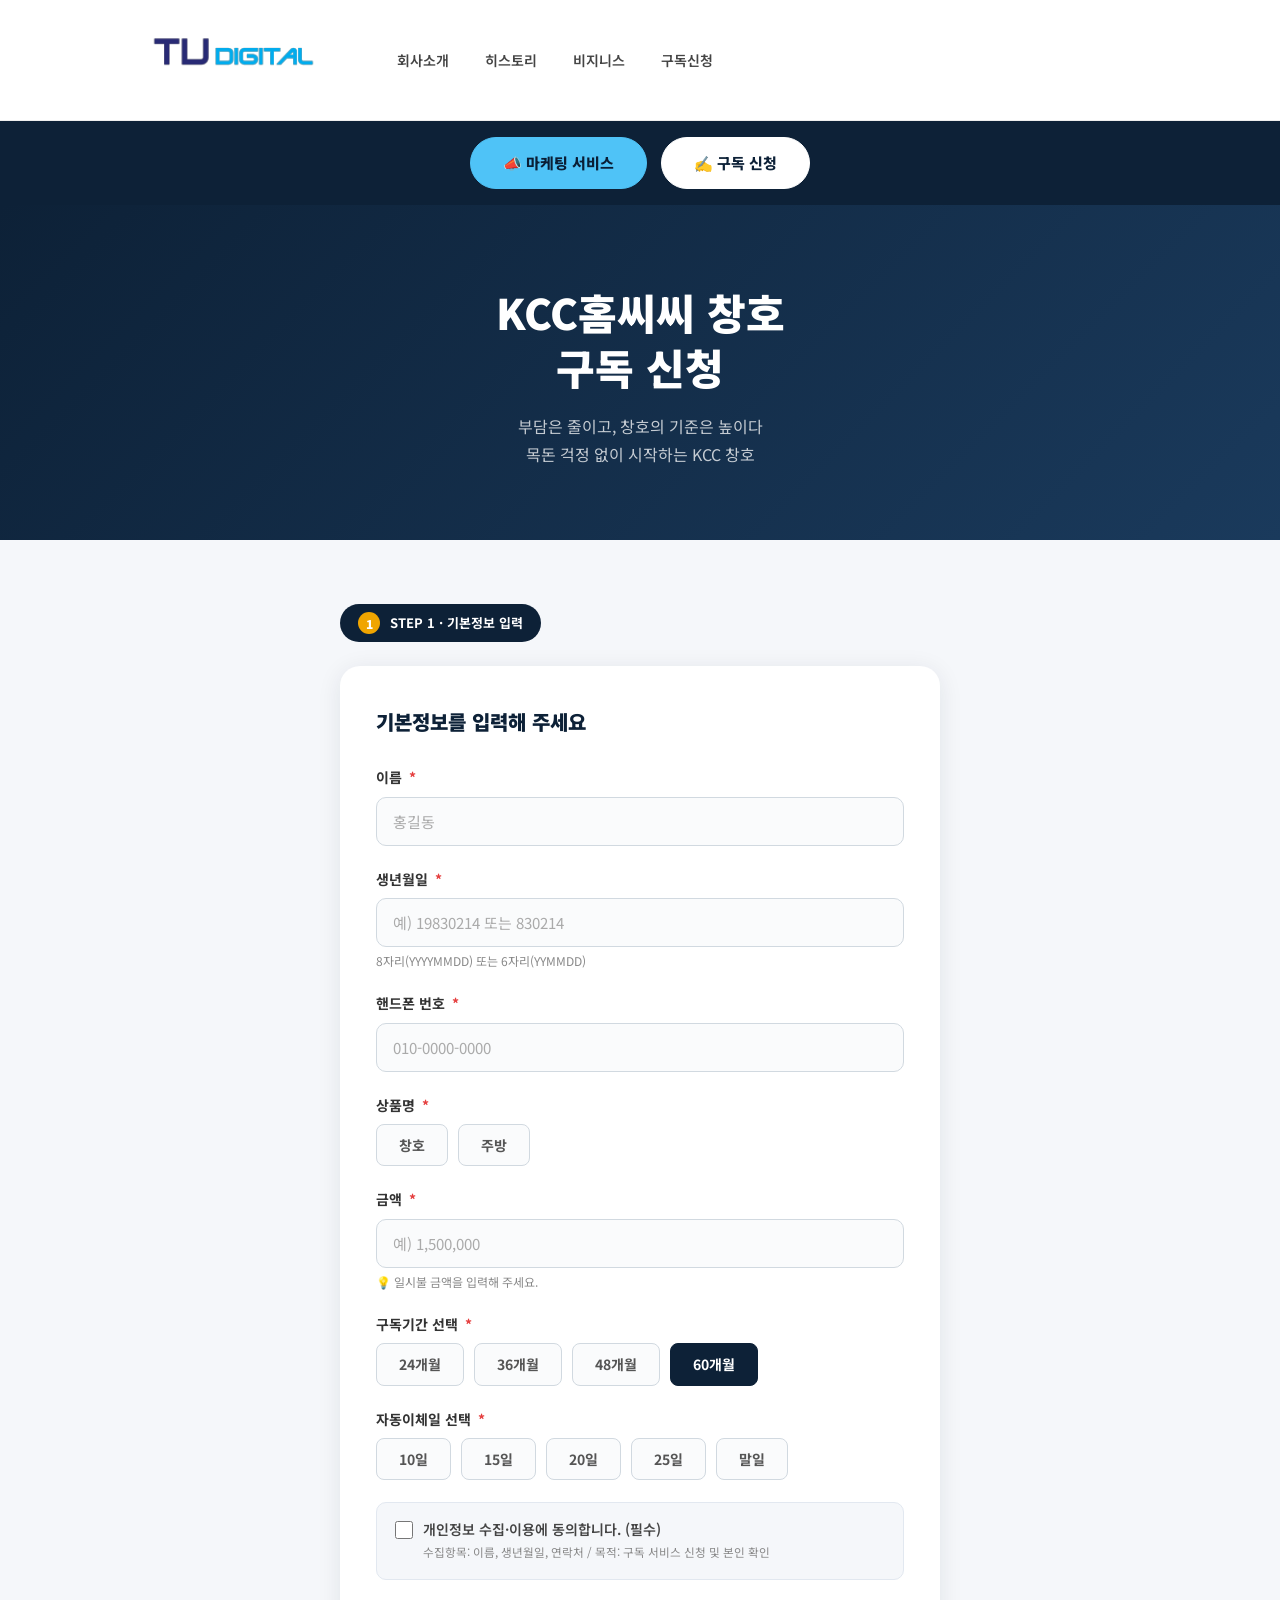
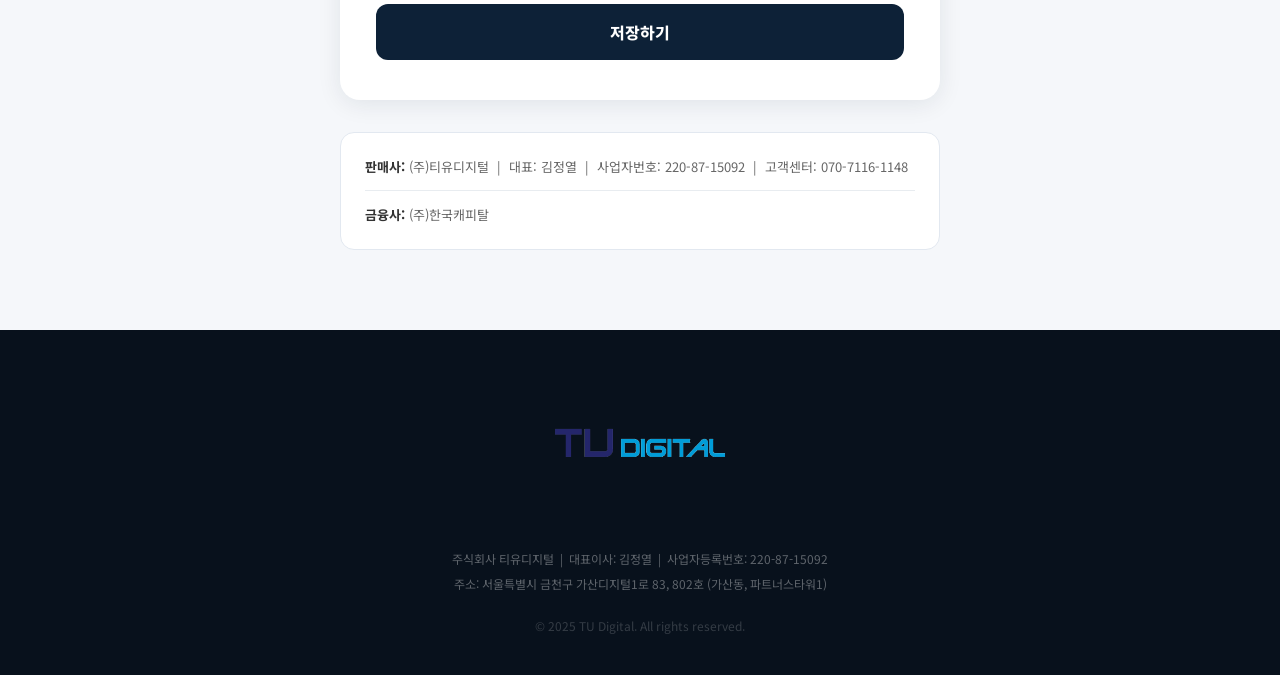
<file: subscribe.html>
﻿<!-- Created: 2026-06-16 -->
<!DOCTYPE html>
<html lang="ko">
<head>
  <meta charset="UTF-8" />
  <meta name="viewport" content="width=device-width, initial-scale=1.0" />
  <title>구독 신청 | KCC홈씨씨 창호</title>
  <link rel="preconnect" href="https://fonts.googleapis.com" />
  <link href="https://fonts.googleapis.com/css2?family=Noto+Sans+KR:wght@400;600;700;900&display=swap" rel="stylesheet" />
  <link rel="stylesheet" href="static/style.css?v=10" />
  <style>
    .service-tab-bar { background:#0d2137; padding:16px 0; box-shadow:0 4px 16px rgba(13,33,55,.25); }
    .service-tab-bar .container { display:flex; gap:14px; justify-content:center; }
    .stab { display:inline-block; padding:13px 32px; font-size:15px; font-weight:800; color:rgba(255,255,255,.7); background:rgba(255,255,255,.08); border:1.5px solid rgba(255,255,255,.15); border-radius:50px; transition:all .18s; }
    .stab:hover { background:rgba(255,255,255,.15); color:#fff; }
    .stab.active { background:#fff; color:#0d2137; border-color:#fff; }
    .stab-mkt { background:#4fc3f7; color:#0a1e35!important; border-color:#4fc3f7; }
    .stab-mkt:hover { background:#81d4fa; border-color:#81d4fa; }
    .stab-cta { background:#f0a500; color:#0d2137!important; border-color:#f0a500; }
    .stab-cta:hover { background:#ffc107; border-color:#ffc107; }

    .sub-hero { background:linear-gradient(135deg,#0d2137 0%,#1a3a5c 100%); color:#fff; padding:80px 0 72px; text-align:center; }
    .sub-hero h1 { font-size:clamp(26px,4vw,42px); font-weight:900; line-height:1.3; margin-bottom:18px; }
    .sub-hero p { font-size:16px; color:rgba(255,255,255,.75); line-height:1.75; }

    .form-section { background:#f5f7fa; padding:64px 0 80px; }
    .form-wrap { max-width:640px; margin:0 auto 32px; padding:0 20px; }

    .step-badge { display:inline-flex; align-items:center; gap:10px; background:#0d2137; color:#fff; font-size:13px; font-weight:700; padding:8px 18px; border-radius:24px; margin-bottom:24px; }
    .step-badge span { background:#f0a500; color:#fff; font-size:12px; font-weight:900; width:22px; height:22px; border-radius:50%; display:flex; align-items:center; justify-content:center; flex-shrink:0; }

    .form-card { background:#fff; border-radius:20px; padding:40px 36px; box-shadow:0 4px 24px rgba(13,33,55,.09); }
    .form-card h2 { font-size:20px; font-weight:900; color:#0d2137; margin-bottom:28px; }

    .form-group { margin-bottom:22px; }
    .form-group label { display:block; font-size:14px; font-weight:700; color:#333; margin-bottom:8px; }
    .form-group label .req { color:#e53e3e; margin-left:3px; }
    .form-input { width:100%; padding:13px 16px; border:1.5px solid #d1d9e0; border-radius:10px; font-size:15px; font-family:inherit; color:#222; background:#fafbfc; transition:border-color .15s,box-shadow .15s; outline:none; box-sizing:border-box; }
    .form-input:focus { border-color:#0d2137; box-shadow:0 0 0 3px rgba(13,33,55,.08); background:#fff; }
    .form-input::placeholder { color:#aaa; }

    .radio-group { display:flex; flex-wrap:wrap; gap:10px; }
    .radio-group input[type="radio"], .radio-group input[type="checkbox"] { display:none; }
    .radio-group label { display:inline-flex; align-items:center; justify-content:center; padding:9px 22px; border:1.5px solid #d1d9e0; border-radius:8px; font-size:14px; font-weight:700; color:#555; cursor:pointer; transition:all .15s; margin-bottom:0; background:#fafbfc; }
    .radio-group input[type="radio"]:checked + label, .radio-group input[type="checkbox"]:checked + label { background:#0d2137; border-color:#0d2137; color:#fff; }
    .radio-group label:hover { border-color:#0d2137; color:#0d2137; }

    .agree-box { background:#f5f7fa; border:1px solid #e2e8f0; border-radius:10px; padding:16px 18px; margin-bottom:24px; }
    .agree-check { display:flex; align-items:flex-start; gap:10px; cursor:pointer; }
    .agree-check input[type="checkbox"] { width:18px; height:18px; margin-top:2px; accent-color:#0d2137; flex-shrink:0; cursor:pointer; }
    .agree-check span { font-size:14px; color:#444; line-height:1.55; font-weight:600; }

    .customer-summary { background:#f0f4f8; border-radius:12px; padding:18px 20px; margin-bottom:24px; display:grid; grid-template-columns:repeat(auto-fit,minmax(120px,1fr)); gap:12px; }
    .summary-item label { display:block; font-size:11px; font-weight:700; color:#888; margin-bottom:4px; }
    .summary-item span { font-size:14px; font-weight:700; color:#0d2137; }

    .upload-guide { background:#e8f0fe; border-radius:10px; padding:16px 18px; font-size:14px; color:#1a3a5c; font-weight:600; margin-bottom:24px; line-height:1.6; }
    .upload-guide ul { margin:8px 0 0 18px; font-size:13px; font-weight:400; color:#3a5a8c; }
    .upload-guide ul li { margin-bottom:3px; }

    .upload-group { margin-bottom:20px; }
    .upload-group .upload-label { display:block; font-size:14px; font-weight:700; color:#333; margin-bottom:4px; }
    .upload-group .upload-label .req { color:#e53e3e; margin-left:3px; }
    .upload-sub-label { font-size:12px; color:#888; margin-bottom:8px; line-height:1.5; }
    .upload-group input[type="file"] { display:none; }
    .upload-row { display:flex; gap:10px; align-items:center; }
    .btn-file-upload { display:inline-flex; align-items:center; gap:6px; padding:11px 18px; background:#f0f4f8; border:1.5px solid #d1d9e0; border-radius:8px; font-size:14px; font-weight:700; color:#0d2137; cursor:pointer; transition:background .15s,border-color .15s; white-space:nowrap; flex-shrink:0; }
    .btn-file-upload:hover { background:#e2e8f0; border-color:#0d2137; }
    .file-name-display { flex:1; font-size:13px; color:#888; background:#fafbfc; border:1.5px solid #e2e8f0; border-radius:8px; padding:11px 14px; overflow:hidden; text-overflow:ellipsis; white-space:nowrap; }
    .file-name-display.has-file { color:#0d2137; font-weight:600; border-color:#0d2137; }
    .btn-file-remove { display:none; background:none; border:none; color:#e53e3e; font-size:18px; cursor:pointer; padding:4px 6px; flex-shrink:0; line-height:1; }
    .btn-file-remove.visible { display:inline-flex; }
    .btn-file-download { display:none; align-items:center; gap:4px; padding:9px 13px; background:#e8f0fe; border:1.5px solid #4a90d9; border-radius:8px; font-size:13px; font-weight:700; color:#1a5276; text-decoration:none; white-space:nowrap; flex-shrink:0; }
    .btn-file-download.visible { display:inline-flex; }
    .btn-file-download:hover { background:#d1e4f5; }
    .upload-hint { font-size:12px; color:#bbb; margin-top:5px; }

    .btn-next { width:100%; padding:16px; background:#0d2137; color:#fff; font-size:16px; font-weight:800; border:none; border-radius:12px; cursor:pointer; transition:background .15s,transform .15s; font-family:inherit; }
    .btn-next:hover { background:#1a3a5c; transform:translateY(-1px); }
    .btn-submit { width:100%; padding:16px; background:#f0a500; color:#fff; font-size:16px; font-weight:800; border:none; border-radius:12px; cursor:pointer; transition:background .15s,transform .15s; font-family:inherit; }
    .btn-submit:hover { background:#d4920a; transform:translateY(-1px); }
    .btn-back { width:100%; padding:14px; background:#fff; color:#0d2137; font-size:15px; font-weight:700; border:1.5px solid #d1d9e0; border-radius:12px; cursor:pointer; transition:background .15s; font-family:inherit; margin-bottom:12px; }
    .btn-back:hover { background:#f5f7fa; }

    .complete-card { background:#fff; border-radius:20px; padding:56px 36px; box-shadow:0 4px 24px rgba(13,33,55,.09); text-align:center; }
    .complete-icon { font-size:60px; margin-bottom:20px; }
    .complete-card h2 { font-size:24px; font-weight:900; color:#0d2137; margin-bottom:12px; }
    .complete-card p { font-size:15px; color:#666; line-height:1.7; margin-bottom:32px; }
    .btn-home { display:inline-block; background:#0d2137; color:#fff; font-size:15px; font-weight:800; padding:14px 36px; border-radius:10px; transition:background .15s; }
    .btn-home:hover { background:#1a3a5c; }

    .company-info-box { max-width:640px; margin:0 auto; padding:0 20px; }
    .company-info-inner { background:#fff; border:1px solid #e2e8f0; border-radius:14px; padding:22px 24px; margin-top:8px; }
    .company-info-inner p { font-size:13px; color:#666; line-height:1.8; }
    .company-info-inner strong { color:#333; font-weight:700; }
    .company-divider { border:none; border-top:1px solid #e8ecf0; margin:12px 0; }

    .hidden { display:none!important; }

    @keyframes spin { to { transform:rotate(360deg); } }
    .spinner { width:20px; height:20px; border:3px solid #e2e8f0; border-top-color:#f0a500; border-radius:50%; animation:spin .7s linear infinite; display:inline-block; vertical-align:middle; margin-right:8px; }

    .btn-save-each { padding:10px 24px; background:#0d2137; color:#fff; font-size:14px; font-weight:700; border:none; border-radius:8px; cursor:pointer; margin-top:10px; transition:background .15s; font-family:inherit; display:block; }
    .btn-save-each:hover { background:#1a3a5c; }
    .save-confirm { padding:12px 14px; background:#e8f5e9; border:1px solid #a5d6a7; border-radius:8px; font-size:14px; font-weight:600; color:#2e7d32; margin-top:8px; word-break:break-all; }

    @media(max-width:640px){
      .header-inner{height:110px!important;justify-content:center!important}
      .logo img{height:100px!important}
      .nav-toggle{display:none!important}
      .nav{display:none!important}
      .btn-header{display:none!important}
      .sub-hero{padding:56px 0 48px}
      .form-card{padding:28px 20px}
      .radio-group label{padding:8px 16px;font-size:13px}
    }
    @media(max-width:480px){
      .service-tab-bar{padding:12px 0}
      .service-tab-bar .container{gap:8px}
      .stab{padding:10px 16px;font-size:13px}
      .form-section{padding:48px 0 60px}
    }
  </style>
  <script src="dev-mock.js"></script>
</head>
<body>

<header class="header">
  <div class="container header-inner">
    <a href="index.html" class="logo">
      <img src="static/logo.png" alt="티유디지털 로고" onerror="this.style.display='none'" />
    </a>
    <nav class="nav">
      <a href="index.html#about">회사소개</a>
      <a href="history.html">히스토리</a>
      <a href="index.html#services">비지니스</a>
      <a href="partner.html">구독신청</a>
    </nav>

    <button class="nav-toggle" onclick="toggleNav()" style="display:none">☰</button>
  </div>
  <div class="mobile-nav" id="mobileNav">
    <a href="index.html#about">회사소개</a>
    <a href="history.html">히스토리</a>
    <a href="index.html#services">비지니스</a>
    <a href="partner.html">구독신청</a>
  </div>
</header>

<div class="service-tab-bar">
  <div class="container">
    <a href="marketing.html" class="stab stab-mkt">📣 마케팅 서비스</a>
    <a href="subscribe.html" class="stab stab-cta active" style="color:#0d2137!important;">✍️ 구독 신청</a>
  </div>
</div>

<section class="sub-hero">
  <div class="container">
    <h1>KCC홈씨씨 창호<br>구독 신청</h1>
    <p>부담은 줄이고, 창호의 기준은 높이다<br>목돈 걱정 없이 시작하는 KCC 창호</p>
  </div>
</section>

<section class="form-section">

  <!-- STEP 1 -->
  <div class="form-wrap" id="section-step1">
    <div class="step-badge"><span>1</span> STEP 1 · 기본정보 입력</div>
    <div class="form-card">
      <h2>기본정보를 입력해 주세요</h2>

      <div class="form-group">
        <label for="name">이름 <span class="req">*</span></label>
        <input type="text" id="name" class="form-input" placeholder="홍길동" />
      </div>
      <div class="form-group">
        <label for="birth">생년월일 <span class="req">*</span></label>
        <input type="text" id="birth" class="form-input" placeholder="예) 19830214 또는 830214" maxlength="8" inputmode="numeric" oninput="this.value=this.value.replace(/\D/g,'')" />
        <small style="color:#888;font-size:12px;margin-top:4px;display:block;">8자리(YYYYMMDD) 또는 6자리(YYMMDD)</small>
      </div>
      <div class="form-group">
        <label for="phone">핸드폰 번호 <span class="req">*</span></label>
        <input type="tel" id="phone" class="form-input" placeholder="010-0000-0000" />
      </div>
      <div class="form-group">
        <label>상품명 <span class="req">*</span></label>
        <div class="radio-group">
          <input type="checkbox" id="prod-chanho" value="창호" /><label for="prod-chanho">창호</label>
          <input type="checkbox" id="prod-juban" value="주방" /><label for="prod-juban">주방</label>
        </div>
      </div>
      <div class="form-group">
        <label for="amount">금액 <span class="req">*</span></label>
        <input type="text" id="amount" class="form-input" placeholder="예) 1,500,000" inputmode="numeric" oninput="this.value=this.value.replace(/[^0-9,]/g,'')" />
        <small style="color:#888;font-size:12px;margin-top:4px;display:block;">💡 일시불 금액을 입력해 주세요.</small>
      </div>
      <div class="form-group">
        <label>구독기간 선택 <span class="req">*</span></label>
        <div class="radio-group">
          <input type="radio" name="period" id="p24" value="24개월" /><label for="p24">24개월</label>
          <input type="radio" name="period" id="p36" value="36개월" /><label for="p36">36개월</label>
          <input type="radio" name="period" id="p48" value="48개월" /><label for="p48">48개월</label>
          <input type="radio" name="period" id="p60" value="60개월" checked /><label for="p60">60개월</label>
        </div>
      </div>
      <div class="form-group">
        <label>자동이체일 선택 <span class="req">*</span></label>
        <div class="radio-group">
          <input type="radio" name="debit" id="d10" value="10일" /><label for="d10">10일</label>
          <input type="radio" name="debit" id="d15" value="15일" /><label for="d15">15일</label>
          <input type="radio" name="debit" id="d20" value="20일" /><label for="d20">20일</label>
          <input type="radio" name="debit" id="d25" value="25일" /><label for="d25">25일</label>
          <input type="radio" name="debit" id="dlast" value="말일" /><label for="dlast">말일</label>
        </div>
      </div>
      <div class="agree-box">
        <label class="agree-check">
          <input type="checkbox" id="agreePrivacy" />
          <span>개인정보 수집·이용에 동의합니다. (필수)<br><small style="font-weight:400;color:#888;">수집항목: 이름, 생년월일, 연락처 / 목적: 구독 서비스 신청 및 본인 확인</small></span>
        </label>
      </div>
      <div id="save-success" class="hidden" style="background:#e8f5e9;border:1px solid #a5d6a7;border-radius:10px;padding:14px 18px;margin-bottom:16px;font-size:14px;color:#2e7d32;font-weight:600;line-height:1.6;">
        ✅ 기본정보가 저장되었습니다.<br><small style="font-weight:400;color:#388e3c;">아래 버튼을 누르면 서류 업로드 화면으로 이동합니다.</small>
      </div>
      <button class="btn-next" id="btn-save" onclick="saveStep1()">저장하기</button>
      <button class="btn-submit hidden" id="btn-goto-step2" onclick="goToStep2()" style="margin-top:10px;">📤 서류 업로드하러 가기</button>
      <button class="btn-back hidden" id="btn-copy-link" onclick="copyUploadLink()" style="margin-top:10px;">🔗 링크 복사해서 전달하기</button>
    </div>
  </div>

  <!-- STEP 2 -->
  <div class="form-wrap hidden" id="section-step2">
    <div class="step-badge"><span>2</span> STEP 2 · 서류 업로드</div>
    <div class="form-card">
      <h2>서류를 업로드해 주세요</h2>

      <div class="customer-summary">
        <div class="summary-item"><label>이름</label><span id="s2-name">-</span></div>
        <div class="summary-item"><label>생년월일</label><span id="s2-birth">-</span></div>
        <div class="summary-item"><label>연락처</label><span id="s2-phone">-</span></div>
        <div class="summary-item"><label>상품명</label><span id="s2-product">-</span></div>
        <div class="summary-item"><label>일시불 금액</label><span id="s2-amount">-</span></div>
        <div class="summary-item"><label>구독기간</label><span id="s2-period">-</span></div>
        <div class="summary-item"><label>자동이체일</label><span id="s2-debit">-</span></div>
      </div>

      <!-- 서류는 전용 업로드 화면(upload.html)에서 처리한다.
           직업군·소유형태·서류 검증이 모두 그쪽에 있으므로 여기서 중복 구현하지 않는다. -->
      <div class="upload-guide">
        📎 서류는 <b>업로드 화면</b>에서 진행합니다. 주택 소유형태에 따라 4~5종이 필요합니다.
        <ul>
          <li>등기부등본 또는 매매계약서</li>
          <li>신분증 사본 (앞면)</li>
          <li>통장 사본 (자동이체 출금 계좌)</li>
          <li>견적서</li>
        </ul>
        <p style="margin-top:10px;padding:10px 12px;background:#fff8e6;border-radius:8px;font-size:13px;color:#8a5a00;line-height:1.6;">
          ※ 가족 명의 거주주택이면 <b>가족관계증명서</b>가 추가로 필요합니다.<br>&nbsp;&nbsp;&nbsp;등기부등본이 없는 <b>이사 예정</b>인 경우에는 매매계약서를 제출합니다.
        </p>
      </div>

      <button class="btn-submit" id="btn-open-upload" onclick="openUploadPage()">📤 서류 업로드 화면 열기</button>
      <button class="btn-back" id="btn-copy-link" onclick="copyUploadLink()" style="margin-top:12px;">🔗 링크 복사해서 전달하기</button>
      <button class="btn-back" onclick="backToStep1()" style="margin-top:12px;">← 이전으로</button>
    </div>
  </div>

  <!-- 완료 -->
  <div class="form-wrap hidden" id="section-complete">
    <div class="complete-card">
      <div class="complete-icon">✅</div>
      <h2>제출 완료!</h2>
      <p>서류 제출이 완료되었습니다.<br>담당자가 검토 후 연락드리겠습니다.</p>
      <a class="btn-submit" style="display:block;text-align:center;text-decoration:none;margin-bottom:12px;" href="subscribe.html">구독신청 페이지로 이동</a>
      <a class="btn-home" href="index.html">홈으로 돌아가기</a>
    </div>
  </div>

  <div class="company-info-box">
    <div class="company-info-inner">
      <p><strong>판매사:</strong> (주)티유디지털 &nbsp;|&nbsp; 대표: 김정열 &nbsp;|&nbsp; 사업자번호: 220-87-15092 &nbsp;|&nbsp; 고객센터: 070-7116-1148</p>
      <hr class="company-divider" />
      <p><strong>금융사:</strong> (주)한국캐피탈</p>
    </div>
  </div>

</section>

<footer class="footer">
  <div class="container">
    <img src="static/logo.png" alt="티유디지털 로고" class="footer-logo-img" onerror="this.style.display='none'" />
    <div class="footer-info">
      주식회사 티유디지털 &nbsp;|&nbsp; 대표이사: 김정열 &nbsp;|&nbsp; 사업자등록번호: 220-87-15092<br>
      주소: 서울특별시 금천구 가산디지털1로 83, 802호 (가산동, 파트너스타워1)
    </div>
    <div class="footer-copy">© 2025 TU Digital. All rights reserved.</div>
  </div>
</footer>

<script>
  const SCRIPT_URL = 'https://script.google.com/macros/s/AKfycbx8r98-UEjobxalpyqk-sVDpJCTBhN-8Yr99wt6ikW2ybeWEcfdOQBfBI-LEIcMeSIO/exec';
  let pendingCustomer = null;


  function fileToBase64(file) {
    return new Promise((resolve, reject) => {
      const reader = new FileReader();
      reader.onload  = e => resolve(e.target.result);
      reader.onerror = reject;
      reader.readAsDataURL(file);
    });
  }

  async function apiUpload(payload) {
    const res = await fetch(SCRIPT_URL, {
      method: 'POST',
      headers: { 'Content-Type': 'text/plain;charset=utf-8' },
      body: JSON.stringify(payload)
    });
    return res.json();
  }

  function toggleNav() {
    document.getElementById('mobileNav').classList.toggle('open');
  }

  function apiPost(payload) {
    fetch(SCRIPT_URL, {
      method: 'POST',
      mode: 'no-cors',
      body: JSON.stringify(payload)
    }).catch(e => console.error('전송 오류:', e));
  }

  /* STEP 1 저장하기 */
  function saveStep1() {
    const name   = document.getElementById('name').value.trim();
    const birth  = document.getElementById('birth').value.replace(/\D/g,'');
    const phone  = document.getElementById('phone').value.trim();
    const amount = document.getElementById('amount').value.trim();
    const periodEl = document.querySelector('input[name="period"]:checked');
    const debitEl  = document.querySelector('input[name="debit"]:checked');
    const agreed   = document.getElementById('agreePrivacy').checked;

    const productArr = [];
    if (document.getElementById('prod-chanho').checked) productArr.push('창호');
    if (document.getElementById('prod-juban').checked)  productArr.push('주방');
    const product = productArr.join('+');

    if (!name)    { alert('이름을 입력해 주세요.'); document.getElementById('name').focus(); return; }
    if (birth.length !== 6 && birth.length !== 8) { alert('생년월일을 6자리 또는 8자리로 입력해 주세요.'); document.getElementById('birth').focus(); return; }
    if (!phone)   { alert('핸드폰 번호를 입력해 주세요.'); document.getElementById('phone').focus(); return; }
    if (!product) { alert('상품명을 선택해 주세요.'); return; }
    if (!amount)  { alert('금액을 입력해 주세요.'); document.getElementById('amount').focus(); return; }
    if (!periodEl) { alert('구독기간을 선택해 주세요.'); return; }
    if (!debitEl)  { alert('자동이체일을 선택해 주세요.'); return; }
    if (!agreed)   { alert('개인정보 수집·이용 동의가 필요합니다.'); return; }

    pendingCustomer = {
      id: Date.now(), name, birth, phone,
      product, amount,
      period: periodEl.value,
      debit: debitEl.value,
      status: '신용조회중', confirmed: false,
      agentName: '', agentOrg: (new URLSearchParams(location.search).get('org') || '').trim(),
      createdAt: new Date().toLocaleString('ko-KR'),
      docs: null
    };

    apiPost({ action: 'save', customer: pendingCustomer });

    const btn = document.getElementById('btn-save');
    btn.disabled = true;
    btn.textContent = '저장완료 ✓';
    btn.style.background = '#888';
    document.getElementById('save-success').classList.remove('hidden');
    document.getElementById('btn-goto-step2').classList.remove('hidden');
    document.getElementById('btn-copy-link').classList.remove('hidden');
  }

  /* STEP 1 → STEP 2 */
  function goToStep2() {
    if (!pendingCustomer) { alert('먼저 기본정보를 저장해 주세요.'); return; }
    // 중간 안내 화면을 거치지 않고 서류 업로드 페이지로 바로 이동한다
    location.href = uploadPageUrl();
  }

  /* STEP 2 → STEP 1 */
  function backToStep1() {
    document.getElementById('section-step2').classList.add('hidden');
    document.getElementById('section-step1').classList.remove('hidden');
    window.scrollTo({ top: 0, behavior: 'smooth' });
  }

  /* 서류 업로드 초기화 */
  /* ── 서류 업로드 화면(upload.html)으로 넘기기 ────────────── */
  /* 로컬(127.0.0.1)에서는 같은 서버를, 운영에서는 실제 도메인을 쓴다.
     하드코딩하면 로컬 테스트 중에도 운영 서버로 튄다. */
  function uploadBaseUrl() {
    var h = location.hostname;
    if (h === 'localhost' || h === '127.0.0.1') return location.origin;
    // 파일을 직접 열었을 때(file://)는 같은 폴더를 기준으로 삼는다
    if (location.protocol === 'file:') return location.href.replace(/[^/]*$/, '').replace(/\/$/, '');
    return 'https://www.tudigital.co.kr';
  }

  function uploadPageUrl() {
    return uploadBaseUrl() + '/upload.html?id=' + pendingCustomer.id;
  }

  function openUploadPage() {
    if (!pendingCustomer) { alert('먼저 기본정보를 저장해 주세요.'); return; }
    window.open(uploadPageUrl(), '_blank');
    showHandoffComplete();
  }

  function copyUploadLink() {
    if (!pendingCustomer) { alert('먼저 기본정보를 저장해 주세요.'); return; }
    const url = uploadPageUrl();
    const done = () => {
      const btn = document.getElementById('btn-copy-link');
      const old = btn.textContent;
      btn.textContent = '✅ 링크 복사됨';
      setTimeout(() => { btn.textContent = old; }, 2500);
    };
    if (navigator.clipboard && navigator.clipboard.writeText) {
      navigator.clipboard.writeText(url).then(done)
        .catch(() => prompt('아래 링크를 복사해 전달해 주세요:', url));
    } else {
      prompt('아래 링크를 복사해 전달해 주세요:', url);
    }
  }

  function showHandoffComplete() {
    const msg = document.getElementById('complete-msg');
    if (msg) {
      msg.innerHTML = '<strong>' + pendingCustomer.name + '</strong> 고객 기본정보가 접수되었습니다.<br>'
                    + '새 창에서 서류 업로드를 마쳐 주세요.';
    }
    document.getElementById('section-step2').classList.add('hidden');
    document.getElementById('section-complete').classList.remove('hidden');
    window.scrollTo({ top: 0, behavior: 'smooth' });
  }
</script>
</body>
</html>
</file>
<file: static/style.css>
/* Created: 2026-06-16 */
*, *::before, *::after { box-sizing: border-box; margin: 0; padding: 0; }

:root {
  --navy: #0d2137;
  --navy-light: #1a3a5c;
  --gold: #f0a500;
  --gold-dark: #d4920a;
  --gray-bg: #f5f7fa;
  --text: #222;
  --text-muted: #666;
  --white: #fff;
  --radius: 16px;
}

html { scroll-behavior: smooth; }

body {
  font-family: 'Noto Sans KR', 'Apple SD Gothic Neo', 'Malgun Gothic', sans-serif;
  color: var(--text);
  line-height: 1.6;
}

a { text-decoration: none; color: inherit; }
img { display: block; }

.container {
  max-width: 1100px;
  margin: 0 auto;
  padding: 0 28px;
}

/* ── 헤더 ── */
.header {
  position: sticky;
  top: 0;
  z-index: 200;
  background: rgba(255,255,255,0.97);
  backdrop-filter: blur(8px);
  border-bottom: 1px solid #eee;
}
.header-inner {
  display: flex;
  align-items: center;
  height: 120px;
  gap: 48px;
}
.logo img { height: 130px; width: auto; filter: drop-shadow(0 0 0.4px rgba(0,0,0,0.55)); }
.header-mobile-text { display: none; flex-direction: column; gap: 2px; flex: 1; }
.header-company { font-size: 13px; font-weight: 800; color: var(--navy); }
.header-tagline { font-size: 11px; color: #666; line-height: 1.4; }
.nav {
  display: flex;
  gap: 36px;
  flex: 1;
}
.nav a {
  font-size: 14px;
  font-weight: 600;
  color: #444;
  transition: color 0.15s;
}
.nav a:hover { color: var(--navy); }
.nav a.active { color: var(--gold); font-weight: 700; }
.btn-header {
  background: var(--navy);
  color: var(--white);
  font-size: 13px;
  font-weight: 700;
  padding: 10px 22px;
  border-radius: 8px;
  white-space: nowrap;
  transition: background 0.15s;
  flex-shrink: 0;
}
.btn-header:hover { background: var(--navy-light); }
.nav-toggle {
  display: none;
  background: none;
  border: none;
  font-size: 22px;
  cursor: pointer;
  color: var(--navy);
  margin-left: auto;
}
.mobile-nav {
  display: none;
  flex-direction: column;
  background: var(--white);
  border-top: 1px solid #eee;
  padding: 8px 0;
}
.mobile-nav.open { display: flex; }
.mobile-nav a {
  padding: 14px 24px;
  font-size: 15px;
  font-weight: 600;
  color: var(--navy);
  border-bottom: 1px solid #f0f0f0;
}

/* ── 히어로 ── */
.hero {
  position: relative;
  min-height: 600px;
  display: flex;
  align-items: center;
  overflow: hidden;
  color: var(--white);
}
.hero-bg {
  position: absolute;
  inset: 0;
  z-index: 0;
}
.hero-video {
  width: 100%;
  height: 100%;
  object-fit: cover;
  object-position: center;
}
.hero-overlay {
  position: absolute;
  inset: 0;
  background: linear-gradient(135deg, rgba(13,33,55,0.78) 0%, rgba(13,33,55,0.50) 60%, rgba(13,33,55,0.25) 100%);
}
.hero-inner {
  position: relative;
  z-index: 1;
  padding: 100px 28px;
}
.hero-tag {
  display: inline-block;
  border: 1px solid rgba(255,255,255,0.4);
  color: rgba(255,255,255,0.85);
  font-size: 13px;
  padding: 5px 16px;
  border-radius: 20px;
  margin-bottom: 24px;
  letter-spacing: 0.06em;
}
.hero h1 {
  font-size: clamp(36px, 6vw, 62px);
  font-weight: 900;
  line-height: 1.2;
  margin-bottom: 20px;
  word-break: keep-all;
}
.hero h1 span { color: var(--gold); }
.hero-sub {
  font-size: clamp(15px, 2vw, 19px);
  color: rgba(255,255,255,0.75);
  margin-bottom: 44px;
}
.hero-btns {
  display: flex;
  gap: 14px;
  flex-wrap: wrap;
}
.btn-primary {
  background: var(--gold);
  color: var(--white);
  font-size: 15px;
  font-weight: 800;
  padding: 15px 32px;
  border-radius: 10px;
  transition: background 0.15s, transform 0.15s;
  box-shadow: 0 4px 24px rgba(240,165,0,0.45);
}
.btn-primary:hover { background: var(--gold-dark); transform: translateY(-2px); }
.btn-subscribe {
  background: linear-gradient(135deg, #0099e0, #0077b8);
  color: #fff;
  font-size: 15px;
  font-weight: 800;
  padding: 15px 32px;
  border-radius: 10px;
  transition: background 0.15s, transform 0.15s;
  box-shadow: 0 4px 24px rgba(0,153,224,0.4);
}
.btn-subscribe:hover { background: linear-gradient(135deg, #0088cc, #005fa3); transform: translateY(-2px); }
.btn-ghost {
  background: var(--white);
  color: #111;
  font-size: 15px;
  font-weight: 700;
  padding: 15px 32px;
  border-radius: 10px;
  border: 1.5px solid #111;
  transition: border-color 0.15s, background 0.15s;
}
.btn-ghost:hover { border-color: var(--white); background: rgba(255,255,255,0.08); }

/* ── 섹션 공통 ── */
.section { padding: 100px 0; }
.section.bg-gray { background: var(--gray-bg); }
.section.bg-dark { background: var(--navy); }

.section-label {
  font-size: 12px;
  font-weight: 800;
  letter-spacing: 0.2em;
  color: var(--gold);
  margin-bottom: 12px;
  text-transform: uppercase;
}
.section-label.light { color: rgba(255,255,255,0.5); }
.section-label.center { text-align: center; }

.section-title {
  font-size: clamp(26px, 4vw, 40px);
  font-weight: 900;
  line-height: 1.3;
  margin-bottom: 16px;
  color: var(--navy);
  word-break: keep-all;
}
.section-title.light { color: var(--white); }
.section-title.center { text-align: center; }

.section-desc {
  font-size: 16px;
  color: var(--text-muted);
  line-height: 1.9;
  margin-bottom: 56px;
  word-break: keep-all;
}
.section-desc.light { color: rgba(255,255,255,0.65); }
.section-desc.center { text-align: center; }

/* ── 회사소개 ── */
.bg-navy-soft { background: #f0f4f9; }

.about-features {
  display: grid;
  grid-template-columns: repeat(4, 1fr);
  gap: 20px;
}
.about-feature {
  background: var(--white);
  border-radius: var(--radius);
  padding: 32px 24px;
  border: 1.5px solid #e2e8f0;
  box-shadow: 0 4px 20px rgba(0,0,0,0.04);
  transition: transform 0.2s, box-shadow 0.2s;
  text-align: center;
}
.about-feature:hover { transform: translateY(-4px); box-shadow: 0 12px 36px rgba(0,0,0,0.1); }
.about-feature-icon { font-size: 36px; margin-bottom: 14px; }
.about-feature h4 {
  font-size: 16px;
  font-weight: 800;
  color: var(--navy);
  margin-bottom: 10px;
}
.about-feature p {
  font-size: 13px;
  color: var(--text-muted);
  line-height: 1.75;
}

/* ── 소개/연혁 탭 ── */
.about-tabs {
  display: flex;
  border-bottom: 2px solid #dde3ec;
  margin-bottom: 40px;
}
.about-tab {
  background: none;
  border: none;
  border-bottom: 3px solid transparent;
  font-family: inherit;
  font-size: 15px;
  font-weight: 700;
  color: var(--text-muted);
  padding: 12px 28px;
  cursor: pointer;
  margin-bottom: -2px;
  transition: color 0.15s;
}
.about-tab:hover { color: var(--navy); }
.about-tab.active { color: var(--navy); border-bottom-color: var(--gold); }

/* ── 연혁 타임라인 ── */
.timeline { position: relative; padding: 0 0 20px; }
.timeline::before {
  content: '';
  position: absolute;
  left: 50%;
  top: 0; bottom: 0;
  width: 2px;
  background: linear-gradient(to bottom, #f0a500, #0d2137 80%);
  transform: translateX(-50%);
}
.tl-era {
  text-align: center;
  position: relative;
  z-index: 1;
  margin: 48px 0 32px;
}
.tl-era:first-child { margin-top: 8px; }
.tl-era-label {
  display: inline-block;
  background: #0d2137;
  color: #f0a500;
  font-size: 14px;
  font-weight: 900;
  padding: 8px 24px;
  border-radius: 24px;
  letter-spacing: 0.08em;
  border: 2px solid #f0a500;
}
.tl-item {
  display: flex;
  justify-content: flex-end;
  padding-right: calc(50% + 36px);
  margin-bottom: 24px;
  position: relative;
}
.tl-item.right {
  justify-content: flex-start;
  padding-right: 0;
  padding-left: calc(50% + 36px);
}
.tl-item::after {
  content: '';
  position: absolute;
  left: 50%;
  top: 18px;
  width: 14px;
  height: 14px;
  background: #f0a500;
  border-radius: 50%;
  transform: translateX(-50%);
  border: 3px solid #fff;
  box-shadow: 0 0 0 2px #f0a500;
  z-index: 2;
}
.tl-card {
  background: #fff;
  border-radius: 14px;
  padding: 18px 22px;
  border: 1.5px solid #e2e8f0;
  box-shadow: 0 4px 16px rgba(0,0,0,0.05);
  max-width: 380px;
  transition: transform 0.2s, box-shadow 0.2s;
}
.tl-card:hover { transform: translateY(-3px); box-shadow: 0 10px 32px rgba(0,0,0,0.1); }
.tl-card.current { border-color: #f0a500; box-shadow: 0 4px 20px rgba(240,165,0,0.2); }
.tl-date {
  font-size: 12px;
  font-weight: 800;
  color: #f0a500;
  letter-spacing: 0.06em;
  margin-bottom: 6px;
}
.tl-date.current { color: #0d2137; }
.tl-content {
  font-size: 14px;
  font-weight: 700;
  color: #0d2137;
  line-height: 1.5;
}
.tl-current-badge { color: #f0a500; }

@media (max-width: 900px) {
  .timeline::before { left: 24px; }
  .tl-era { text-align: left; padding-left: 52px; }
  .tl-item, .tl-item.right { justify-content: flex-start; padding-left: 60px; padding-right: 0; }
  .tl-item::after { left: 24px; }
  .tl-card { max-width: 100%; }
}

@media (max-width: 640px) {
  .about-tabs { margin-bottom: 28px; }
  .about-tab { font-size: 14px; padding: 10px 20px; }
  .tl-item, .tl-item.right { padding-left: 52px; }
  .tl-card { padding: 14px 16px; }
  .tl-era-label { font-size: 13px; padding: 7px 18px; }
}

@media (max-width: 400px) {
  .tl-item, .tl-item.right { padding-left: 44px; }
  .about-tab { font-size: 13px; padding: 10px 14px; }
}

/* ── 히스토리 배너 ── */
.history-banner {
  margin-top: 48px;
  background: linear-gradient(135deg, #0a1e35 0%, #1a3a5c 100%);
  border-radius: 16px;
  padding: 36px 44px;
  display: flex;
  align-items: center;
  justify-content: space-between;
  gap: 24px;
  box-shadow: 0 8px 32px rgba(13,33,55,0.18);
}
.history-banner-eyebrow {
  font-size: 12px;
  font-weight: 700;
  letter-spacing: 0.14em;
  color: var(--gold);
  margin-bottom: 8px;
}
.history-banner-text h3 {
  font-size: clamp(17px, 2.2vw, 22px);
  font-weight: 900;
  color: #fff;
  margin-bottom: 6px;
  word-break: keep-all;
}
.history-banner-desc {
  font-size: 13px;
  color: rgba(255,255,255,0.6);
}
.history-banner-btn {
  display: inline-block;
  flex-shrink: 0;
  background: var(--gold);
  color: #0a1e35;
  font-size: 14px;
  font-weight: 800;
  padding: 14px 30px;
  border-radius: 10px;
  transition: background 0.15s, transform 0.15s;
  white-space: nowrap;
}
.history-banner-btn:hover {
  background: #ffc107;
  transform: translateY(-2px);
}
@media (max-width: 640px) {
  .history-banner {
    flex-direction: column;
    align-items: flex-start;
    padding: 28px 24px;
  }
}

/* ── 서비스 카드 ── */
.cards {
  display: grid;
  grid-template-columns: repeat(2, 1fr);
  gap: 24px;
}
.card {
  background: var(--white);
  border-radius: var(--radius);
  overflow: hidden;
  border: 1.5px solid #e2e8f0;
  box-shadow: 0 4px 20px rgba(0,0,0,0.05);
  transition: transform 0.2s, box-shadow 0.2s;
}
.card:hover { transform: translateY(-6px); box-shadow: 0 16px 48px rgba(0,0,0,0.12); }
.card-img { width: 100%; aspect-ratio: 16/10; overflow: hidden; background: #f0f0f0; }
.card-img img { width: 100%; height: 100%; object-fit: cover; transition: transform 0.3s; }
.card:hover .card-img img { transform: scale(1.04); }
.card-body { padding: 28px 24px; }
.card-tag {
  display: inline-block;
  font-size: 11px;
  font-weight: 700;
  padding: 4px 12px;
  border-radius: 20px;
  margin-bottom: 12px;
  letter-spacing: 0.05em;
}
.card-tag.kcc { background: #e8f4ff; color: #0d5fa0; }
.card-tag.lg  { background: #fce4ec; color: #a50034; }
.card-tag.fin { background: #e8f5e9; color: #1b5e20; }
.card-tag.biz { background: #ede9fe; color: #5b21b6; }
.card-body h3 {
  font-size: 20px;
  font-weight: 800;
  color: var(--navy);
  margin-bottom: 10px;
}
.card-body p {
  font-size: 14px;
  color: var(--text-muted);
  line-height: 1.7;
  margin-bottom: 18px;
}
.card-body ul { list-style: none; display: flex; flex-direction: column; gap: 7px; }
.card-body ul li {
  font-size: 13px;
  color: #444;
  padding-left: 16px;
  position: relative;
}
.card-body ul li::before {
  content: '◆';
  position: absolute;
  left: 0;
  color: var(--gold);
  font-size: 7px;
  top: 4px;
}
.btn-more {
  display: inline-block;
  margin-top: 20px;
  padding: 11px 20px;
  background: var(--navy);
  color: var(--white);
  font-size: 13px;
  font-weight: 700;
  border-radius: 8px;
  transition: background 0.15s, transform 0.1s;
  width: 100%;
  text-align: center;
}
.btn-more:hover { background: var(--navy-light); transform: translateY(-1px); }

/* ── 파트너 카드 ── */
.partner-cards {
  display: grid;
  grid-template-columns: repeat(2, 1fr);
  gap: 28px;
}
.partner-card {
  background: var(--white);
  border-radius: var(--radius);
  overflow: hidden;
  border: 1.5px solid #e2e8f0;
  box-shadow: 0 4px 24px rgba(0,0,0,0.06);
  transition: transform 0.2s, box-shadow 0.2s;
}
.partner-card:hover { transform: translateY(-4px); box-shadow: 0 16px 48px rgba(0,0,0,0.12); }
.partner-img {
  position: relative;
  aspect-ratio: 16/9;
  overflow: hidden;
  background: #f0f0f0;
}
.partner-img img { width: 100%; height: 100%; object-fit: cover; transition: transform 0.3s; }
.partner-card:hover .partner-img img { transform: scale(1.04); }
.partner-img-overlay {
  position: absolute;
  inset: 0;
  background: linear-gradient(to top, rgba(0,0,0,0.5) 0%, transparent 60%);
  display: flex;
  align-items: flex-end;
  padding: 16px;
}
.partner-badge {
  display: inline-block;
  background: var(--navy);
  color: var(--white);
  font-size: 12px;
  font-weight: 700;
  padding: 5px 14px;
  border-radius: 20px;
  letter-spacing: 0.06em;
}
.partner-badge.lg { background: #a50034; }
.partner-body { padding: 28px; }
.partner-body h3 {
  font-size: 20px;
  font-weight: 900;
  color: var(--navy);
  margin-bottom: 18px;
}
.partner-body ul {
  list-style: none;
  display: flex;
  flex-direction: column;
  gap: 10px;
  margin-bottom: 24px;
}
.partner-body ul li {
  font-size: 15px;
  color: #333;
  padding-left: 22px;
  position: relative;
}
.partner-body ul li::before {
  content: '✅';
  position: absolute;
  left: 0;
  font-size: 13px;
}
.btn-partner {
  display: inline-block;
  background: var(--gold);
  color: var(--white);
  font-size: 14px;
  font-weight: 800;
  padding: 13px 26px;
  border-radius: 10px;
  transition: background 0.15s, transform 0.1s;
}
.btn-partner:hover { background: var(--gold-dark); transform: translateY(-1px); }

/* ── 연락처 ── */
.contact-grid {
  display: grid;
  grid-template-columns: repeat(4, 1fr);
  gap: 16px;
  margin-top: 16px;
}
.contact-item {
  background: rgba(255,255,255,0.06);
  border: 1px solid rgba(255,255,255,0.13);
  border-radius: var(--radius);
  padding: 32px 20px;
  text-align: center;
  transition: background 0.15s, border-color 0.15s;
  cursor: default;
}
a.contact-item { cursor: pointer; }
a.contact-item:hover, .contact-item.kakao:hover {
  background: rgba(255,255,255,0.1);
  border-color: rgba(255,255,255,0.3);
}
.contact-icon { font-size: 30px; margin-bottom: 10px; }
.contact-kakao-img { width: 40px; height: 40px; object-fit: contain; margin: 0 auto 10px; }
.contact-label {
  font-size: 12px;
  color: rgba(255,255,255,0.5);
  letter-spacing: 0.1em;
  margin-bottom: 6px;
}
.contact-value {
  font-size: 14px;
  font-weight: 700;
  color: var(--white);
  word-break: break-all;
}

/* ── 푸터 ── */
.footer {
  background: #08111c;
  padding: 52px 0 40px;
  text-align: center;
}
.footer-logo-img {
  height: 140px;
  width: auto;
  margin: 0 auto 24px;
  opacity: 0.9;
}
.footer-info {
  font-size: 12px;
  color: rgba(255,255,255,0.35);
  line-height: 2.1;
  margin-bottom: 20px;
}
.footer-copy {
  font-size: 12px;
  color: rgba(255,255,255,0.18);
}

/* ── 유틸리티 ── */
.mobile-only { display: none; }

/* ── 반응형 ── */
@media (max-width: 960px) {
  .about-features { grid-template-columns: repeat(2, 1fr); }
  .cards { grid-template-columns: 1fr 1fr; }
  .partner-cards { grid-template-columns: 1fr; }
  .contact-grid { grid-template-columns: repeat(2, 1fr); }
  .nav { display: none; }
  .btn-header { display: none; }
  .nav-toggle { display: none; }
  .mobile-nav {
    display: flex !important;
    flex-direction: row;
    background: #2878c0;
    padding: 0;
    border-top: none;
    overflow-x: auto;
    -webkit-overflow-scrolling: touch;
    scrollbar-width: none;
  }
  .mobile-nav::-webkit-scrollbar { display: none; }
  .mobile-nav a {
    flex: 1;
    padding: 13px 4px;
    font-size: 13px;
    font-weight: 700;
    color: rgba(255,255,255,0.75);
    border-bottom: none;
    border-right: 1px solid rgba(255,255,255,0.1);
    text-align: center;
    white-space: nowrap;
  }
  .mobile-nav a:last-child { border-right: none; }
  .mobile-nav a:active { color: #fff; background: rgba(255,255,255,0.1); }
}

@media (max-width: 720px) {
  .cards { grid-template-columns: 1fr; max-width: 480px; margin: 0 auto; }
}

@media (max-width: 640px) {
  /* 유틸리티 */
  .desktop-only { display: none !important; }
  .mobile-only { display: block !important; }

  /* 헤더 */
  .header-inner { height: 110px; gap: 12px; justify-content: center; }
  .logo img { height: 100px; }
  .header-mobile-text { display: flex; }

  /* 히어로 - 태그/서브 숨기고 버튼 최적화 */
  .hero { min-height: 300px; }
  .hero-inner { padding: 48px 20px; }
  .hero-tag { display: inline-block; }
  .hero-sub { display: block; }
  .hero h1 { margin-bottom: 32px; }
  .hero-btns { flex-direction: row; gap: 10px; }
  .btn-primary { width: auto; text-align: center; font-size: 13px; padding: 12px 18px; font-weight: 900; }
  .btn-ghost { width: auto; text-align: center; font-size: 13px; padding: 12px 18px; }
  .btn-subscribe { width: auto; text-align: center; font-size: 13px; padding: 12px 18px; font-weight: 900; }

  /* 섹션 */
  .section { padding: 56px 0; }
  .container { padding: 0 18px; }
  .section-desc { font-size: 14px; margin-bottom: 32px; line-height: 1.7; }

  /* 소개 카드 - 설명 숨기고 아이콘+제목만 */
  .about-features { grid-template-columns: 1fr 1fr; gap: 12px; }
  .about-feature { padding: 20px 14px; }
  .about-feature-icon { font-size: 28px; margin-bottom: 10px; }
  .about-feature h4 { font-size: 14px; margin-bottom: 0; }
  .about-feature p { display: none; }

  /* 히스토리 배너 - 부연설명 숨김 */
  .history-banner { flex-direction: column; align-items: flex-start; padding: 22px 18px; gap: 16px; }
  .history-banner-desc { display: none; }
  .history-banner-text h3 { font-size: 16px; }
  .history-banner-btn { width: 100%; text-align: center; padding: 13px; }

  /* 사업 카드 */
  .card-body { padding: 20px 16px; }
  .card-body h3 { font-size: 17px; }
  .card-body ul { margin-bottom: 4px; }
  .btn-more { padding: 13px 20px; font-size: 14px; margin-top: 16px; }

  /* 파트너 - 이미지 숨김, 버튼 전체 너비 */
  .partner-img { display: none; }
  .partner-body { padding: 22px 20px; }
  .partner-body h3 { font-size: 17px; margin-bottom: 14px; }
  .partner-body ul { margin-bottom: 18px; }
  .partner-body ul li { font-size: 14px; }
  .btn-partner { display: block; width: 100%; text-align: center; padding: 14px; font-size: 14px; }

  /* 연락처 */
  .contact-grid { grid-template-columns: 1fr 1fr; gap: 10px; }
  .contact-item { padding: 20px 10px; }
  .contact-icon { font-size: 26px; }
  .contact-value { font-size: 13px; }

  /* 푸터 */
  .footer-logo-img { height: 100px; }
  .footer-info { font-size: 11px; }
}

@media (max-width: 400px) {
  .about-features { grid-template-columns: 1fr 1fr; }
  .contact-grid { grid-template-columns: 1fr 1fr; }
  .logo img { height: 84px; }
  .header-inner { height: 94px; }
  .hero h1 { font-size: 28px; }
}

@media (max-width: 320px) {
  .container { padding: 0 12px; }
  .hero-inner { padding: 36px 12px; }
  .section { padding: 44px 0; }
  .footer-info { font-size: 10px; }
  .footer { padding: 40px 0 28px; }
  .about-features { grid-template-columns: 1fr; }
  .contact-grid { grid-template-columns: 1fr; }
}
</file>
